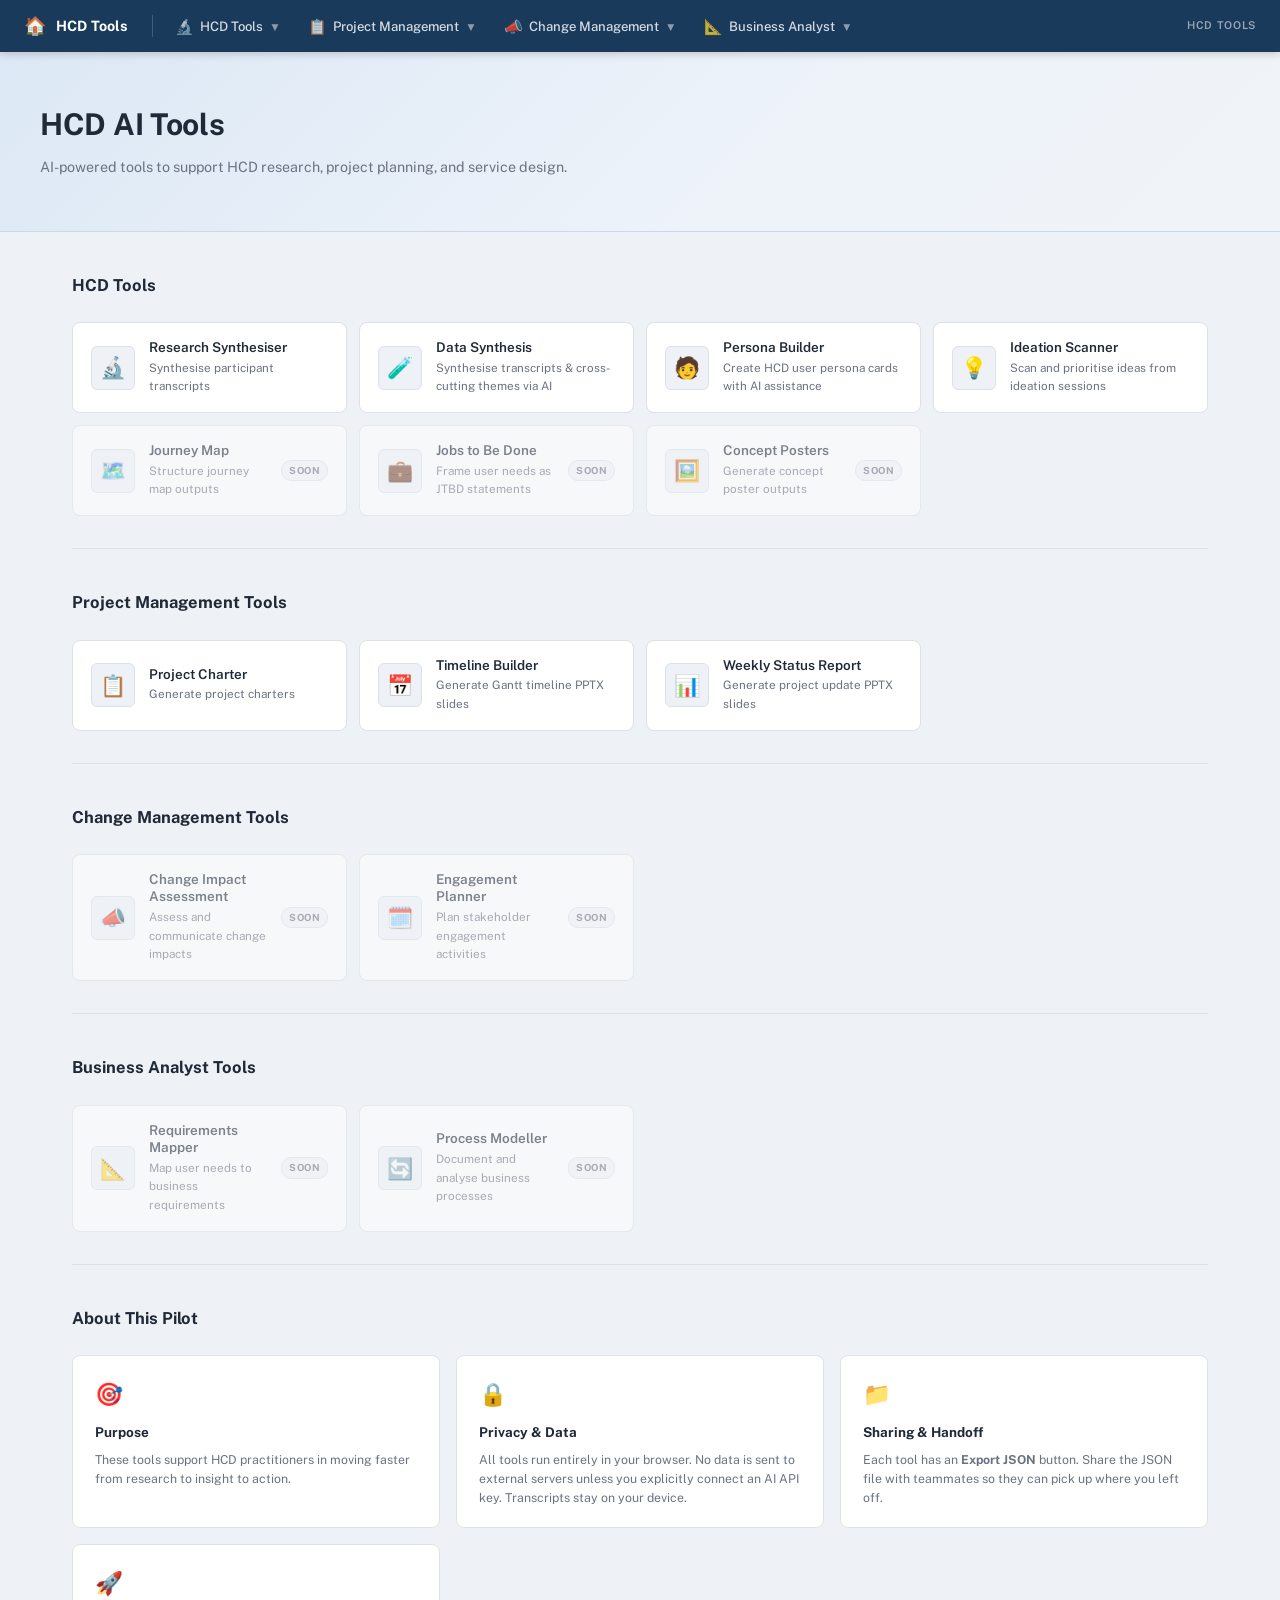
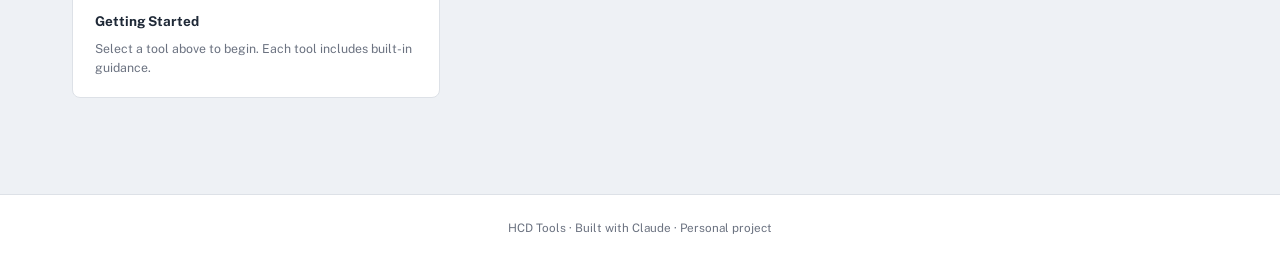
<file: index.html>
<!DOCTYPE html>
<html lang="en">
<head>
  <meta charset="UTF-8" />
  <meta name="viewport" content="width=device-width, initial-scale=1.0" />
  <title>HCD AI Tools</title>
  <link rel="preconnect" href="https://fonts.googleapis.com" />
  <link href="https://fonts.googleapis.com/css2?family=Public+Sans:ital,wght@0,300;0,400;0,500;0,600;0,700;1,400&display=swap" rel="stylesheet" />
  <link rel="stylesheet" href="shared/navbar.css" />
  <style>
    /* ============================================================
       RESET & BASE
    ============================================================ */
    *, *::before, *::after { box-sizing: border-box; margin: 0; padding: 0; }

    :root {
      --bg:           #eef1f5;
      --surface:      #ffffff;
      --border:       #dde1e7;
      --text:         #1f2937;
      --text-muted:   #6b7280;
      --navy:         #1a3a5c;
      --blue:         #4A90D9;
      --blue-light:   #EBF4FF;
      --radius:       8px;
      --shadow-sm:    0 1px 3px rgba(0,0,0,0.07);
      --shadow-md:    0 4px 14px rgba(0,0,0,0.09);
      --transition:   0.16s ease;
    }

    html { font-size: 15px; scroll-behavior: smooth; }

    body {
      font-family: 'Public Sans', -apple-system, BlinkMacSystemFont, 'Segoe UI', system-ui, sans-serif;
      background: var(--bg);
      color: var(--text);
      line-height: 1.6;
      min-height: 100vh;
    }

    /* ============================================================
       HERO BANNER  — matches SharePoint light-blue header
    ============================================================ */
    .hero {
      background: linear-gradient(135deg, #dce8f5 0%, #eef3fa 60%, #f0f4f8 100%);
      padding: 48px 40px 52px;
      border-bottom: 1px solid #c9d8ea;
    }

    .hero h1 {
      font-size: 2rem;
      font-weight: 700;
      color: var(--text);
      letter-spacing: -0.01em;
    }

    .hero p {
      margin-top: 8px;
      font-size: 0.95rem;
      color: var(--text-muted);
      max-width: 560px;
    }

    /* ============================================================
       PAGE BODY
    ============================================================ */
    .page-body {
      max-width: 1200px;
      margin: 0 auto;
      padding: 0 32px 64px;
    }

    /* ============================================================
       SECTION BLOCK
    ============================================================ */
    .section-block {
      padding: 40px 0 32px;
      border-bottom: 1px solid var(--border);
    }

    .section-block:last-child {
      border-bottom: none;
    }

    .section-title {
      font-size: 1.1rem;
      font-weight: 700;
      color: var(--text);
      margin-bottom: 24px;
    }

    /* ============================================================
       TOOL GRID  — 4-column icon+label cards like SharePoint
    ============================================================ */
    .tool-grid {
      display: grid;
      grid-template-columns: repeat(4, 1fr);
      gap: 12px;
    }

    @media (max-width: 900px) {
      .tool-grid { grid-template-columns: repeat(2, 1fr); }
    }
    @media (max-width: 540px) {
      .tool-grid { grid-template-columns: 1fr; }
      .page-body { padding: 0 16px 48px; }
      .hero { padding: 32px 20px 36px; }
    }

    .tool-card {
      display: flex;
      align-items: center;
      gap: 14px;
      padding: 16px 18px;
      background: var(--surface);
      border: 1px solid var(--border);
      border-radius: var(--radius);
      text-decoration: none;
      color: var(--text);
      transition: box-shadow var(--transition), border-color var(--transition), transform var(--transition);
      cursor: pointer;
    }

    .tool-card:hover {
      box-shadow: var(--shadow-md);
      border-color: #b0c4d8;
      transform: translateY(-1px);
    }

    .tool-card.disabled {
      opacity: 0.55;
      cursor: default;
      pointer-events: none;
    }

    .tool-card__icon {
      width: 44px;
      height: 44px;
      flex-shrink: 0;
      display: flex;
      align-items: center;
      justify-content: center;
      background: var(--bg);
      border: 1px solid var(--border);
      border-radius: 6px;
      font-size: 1.4rem;
      line-height: 1;
    }

    .tool-card__label {
      font-size: 0.9rem;
      font-weight: 600;
      color: var(--text);
      line-height: 1.3;
    }

    .tool-card__sub {
      font-size: 0.78rem;
      color: var(--text-muted);
      margin-top: 2px;
      font-weight: 400;
    }

    .tool-card__badge {
      margin-left: auto;
      flex-shrink: 0;
      font-size: 0.65rem;
      font-weight: 700;
      background: #f3f4f6;
      color: var(--text-muted);
      padding: 2px 7px;
      border-radius: 10px;
      letter-spacing: 0.04em;
      text-transform: uppercase;
      border: 1px solid var(--border);
    }

    /* ============================================================
       ABOUT / INFO STRIP
    ============================================================ */
    .info-strip {
      display: grid;
      grid-template-columns: repeat(3, 1fr);
      gap: 16px;
      margin-top: 8px;
    }

    @media (max-width: 700px) {
      .info-strip { grid-template-columns: 1fr; }
    }

    .info-card {
      background: var(--surface);
      border: 1px solid var(--border);
      border-radius: var(--radius);
      padding: 20px 22px;
    }

    .info-card__icon {
      font-size: 1.5rem;
      margin-bottom: 10px;
    }

    .info-card h3 {
      font-size: 0.9rem;
      font-weight: 700;
      margin-bottom: 6px;
      color: var(--text);
    }

    .info-card p {
      font-size: 0.82rem;
      color: var(--text-muted);
      line-height: 1.55;
    }

    /* ============================================================
       FOOTER
    ============================================================ */
    .site-footer {
      text-align: center;
      padding: 24px 16px;
      font-size: 0.78rem;
      color: var(--text-muted);
      border-top: 1px solid var(--border);
      background: var(--surface);
    }
  </style>
</head>
<body>

<!-- ============================================================
     SHARED NAVBAR
============================================================ -->
<nav class="hcd-navbar" role="navigation" aria-label="HCD Tools navigation">
  <a class="hcd-navbar__brand" href="index.html" title="HCD Tools Home">
    <span class="hcd-navbar__brand-icon">🏠</span>
    <span>HCD Tools</span>
  </a>
  <ul class="hcd-navbar__links">

    <!-- HCD Tools -->
    <li>
      <button class="nav-group-btn" type="button">
        <span class="nav-icon">🔬</span> HCD Tools <span class="nav-chevron">▼</span>
      </button>
      <div class="nav-dropdown">
        <a href="research-synthesiser/index.html" data-page="synthesiser">
          <span class="nav-icon">🔬</span> Research Synthesiser
        </a>
        <a href="data-synthesis/index.html" data-page="data-synthesis">
          <span class="nav-icon">🧪</span> Data Synthesis
        </a>
        <a href="persona-builder/index.html" data-page="persona">
          <span class="nav-icon">🧑</span> Persona Builder
        </a>
        <a href="ideation-scanner/index.html" data-page="ideation">
          <span class="nav-icon">💡</span> Ideation Scanner
        </a>
        <div class="nav-dropdown__divider"></div>
        <a class="nav-disabled" href="#" tabindex="-1" aria-disabled="true">
          <span class="nav-icon">🗺️</span> Journey Map <span class="nav-badge">Soon</span>
        </a>
        <a class="nav-disabled" href="#" tabindex="-1" aria-disabled="true">
          <span class="nav-icon">💼</span> Jobs to Be Done <span class="nav-badge">Soon</span>
        </a>
        <a class="nav-disabled" href="#" tabindex="-1" aria-disabled="true">
          <span class="nav-icon">🖼️</span> Concept Posters <span class="nav-badge">Soon</span>
        </a>
      </div>
    </li>

    <!-- Project Management -->
    <li>
      <button class="nav-group-btn" type="button">
        <span class="nav-icon">📋</span> Project Management <span class="nav-chevron">▼</span>
      </button>
      <div class="nav-dropdown">
        <a href="project-charter/index.html" data-page="charter">
          <span class="nav-icon">📋</span> Project Charter
        </a>
        <a href="timeline-builder/index.html" data-page="timeline">
          <span class="nav-icon">📅</span> Timeline Builder
        </a>
        <a href="status-report/index.html" data-page="status-report">
          <span class="nav-icon">📊</span> Status Report
        </a>
      </div>
    </li>

    <!-- Change Management -->
    <li>
      <button class="nav-group-btn" type="button">
        <span class="nav-icon">📣</span> Change Management <span class="nav-chevron">▼</span>
      </button>
      <div class="nav-dropdown">
        <a class="nav-disabled" href="#" tabindex="-1" aria-disabled="true">
          <span class="nav-icon">📣</span> Change Impact Assessment <span class="nav-badge">Soon</span>
        </a>
        <a class="nav-disabled" href="#" tabindex="-1" aria-disabled="true">
          <span class="nav-icon">🗓️</span> Engagement Planner <span class="nav-badge">Soon</span>
        </a>
      </div>
    </li>

    <!-- Business Analyst -->
    <li>
      <button class="nav-group-btn" type="button">
        <span class="nav-icon">📐</span> Business Analyst <span class="nav-chevron">▼</span>
      </button>
      <div class="nav-dropdown">
        <a class="nav-disabled" href="#" tabindex="-1" aria-disabled="true">
          <span class="nav-icon">📐</span> Requirements Mapper <span class="nav-badge">Soon</span>
        </a>
        <a class="nav-disabled" href="#" tabindex="-1" aria-disabled="true">
          <span class="nav-icon">🔄</span> Process Modeller <span class="nav-badge">Soon</span>
        </a>
      </div>
    </li>

  </ul>
  <div class="hcd-navbar__right">
    <span class="hcd-navbar__tag">HCD Tools</span>
  </div>
</nav>

<!-- ============================================================
     HERO
============================================================ -->
<div class="hero">
  <h1>HCD AI Tools</h1>
  <p>AI-powered tools to support HCD research, project planning, and service design.</p>
</div>

<!-- ============================================================
     PAGE BODY
============================================================ -->
<div class="page-body">

  <!-- ── HCD Tools ── -->
  <div class="section-block">
    <h2 class="section-title">HCD Tools</h2>
    <div class="tool-grid">

      <a class="tool-card" href="research-synthesiser/index.html">
        <div class="tool-card__icon">🔬</div>
        <div>
          <div class="tool-card__label">Research Synthesiser</div>
          <div class="tool-card__sub">Synthesise participant transcripts</div>
        </div>
      </a>

      <a class="tool-card" href="data-synthesis/index.html">
        <div class="tool-card__icon">🧪</div>
        <div>
          <div class="tool-card__label">Data Synthesis</div>
          <div class="tool-card__sub">Synthesise transcripts &amp; cross-cutting themes via AI</div>
        </div>
      </a>

      <a class="tool-card" href="persona-builder/index.html">
        <div class="tool-card__icon">🧑</div>
        <div>
          <div class="tool-card__label">Persona Builder</div>
          <div class="tool-card__sub">Create HCD user persona cards with AI assistance</div>
        </div>
      </a>

      <a class="tool-card" href="ideation-scanner/index.html">
        <div class="tool-card__icon">💡</div>
        <div>
          <div class="tool-card__label">Ideation Scanner</div>
          <div class="tool-card__sub">Scan and prioritise ideas from ideation sessions</div>
        </div>
      </a>

      <a class="tool-card disabled" href="#" tabindex="-1" aria-disabled="true">
        <div class="tool-card__icon">🗺️</div>
        <div>
          <div class="tool-card__label">Journey Map</div>
          <div class="tool-card__sub">Structure journey map outputs</div>
        </div>
        <span class="tool-card__badge">Soon</span>
      </a>

      <a class="tool-card disabled" href="#" tabindex="-1" aria-disabled="true">
        <div class="tool-card__icon">💼</div>
        <div>
          <div class="tool-card__label">Jobs to Be Done</div>
          <div class="tool-card__sub">Frame user needs as JTBD statements</div>
        </div>
        <span class="tool-card__badge">Soon</span>
      </a>

      <a class="tool-card disabled" href="#" tabindex="-1" aria-disabled="true">
        <div class="tool-card__icon">🖼️</div>
        <div>
          <div class="tool-card__label">Concept Posters</div>
          <div class="tool-card__sub">Generate concept poster outputs</div>
        </div>
        <span class="tool-card__badge">Soon</span>
      </a>

    </div>
  </div>

  <!-- ── Project Management Tools ── -->
  <div class="section-block">
    <h2 class="section-title">Project Management Tools</h2>
    <div class="tool-grid">

      <a class="tool-card" href="project-charter/index.html">
        <div class="tool-card__icon">📋</div>
        <div>
          <div class="tool-card__label">Project Charter</div>
          <div class="tool-card__sub">Generate project charters</div>
        </div>
      </a>

      <a class="tool-card" href="timeline-builder/index.html">
        <div class="tool-card__icon">📅</div>
        <div>
          <div class="tool-card__label">Timeline Builder</div>
          <div class="tool-card__sub">Generate Gantt timeline PPTX slides</div>
        </div>
      </a>

      <a class="tool-card" href="status-report/index.html">
        <div class="tool-card__icon">📊</div>
        <div>
          <div class="tool-card__label">Weekly Status Report</div>
          <div class="tool-card__sub">Generate project update PPTX slides</div>
        </div>
      </a>

    </div>
  </div>

  <!-- ── Change Management Tools ── -->
  <div class="section-block">
    <h2 class="section-title">Change Management Tools</h2>
    <div class="tool-grid">

      <a class="tool-card disabled" href="#" tabindex="-1" aria-disabled="true">
        <div class="tool-card__icon">📣</div>
        <div>
          <div class="tool-card__label">Change Impact Assessment</div>
          <div class="tool-card__sub">Assess and communicate change impacts</div>
        </div>
        <span class="tool-card__badge">Soon</span>
      </a>

      <a class="tool-card disabled" href="#" tabindex="-1" aria-disabled="true">
        <div class="tool-card__icon">🗓️</div>
        <div>
          <div class="tool-card__label">Engagement Planner</div>
          <div class="tool-card__sub">Plan stakeholder engagement activities</div>
        </div>
        <span class="tool-card__badge">Soon</span>
      </a>

    </div>
  </div>

  <!-- ── Business Analyst Tools ── -->
  <div class="section-block">
    <h2 class="section-title">Business Analyst Tools</h2>
    <div class="tool-grid">

      <a class="tool-card disabled" href="#" tabindex="-1" aria-disabled="true">
        <div class="tool-card__icon">📐</div>
        <div>
          <div class="tool-card__label">Requirements Mapper</div>
          <div class="tool-card__sub">Map user needs to business requirements</div>
        </div>
        <span class="tool-card__badge">Soon</span>
      </a>

      <a class="tool-card disabled" href="#" tabindex="-1" aria-disabled="true">
        <div class="tool-card__icon">🔄</div>
        <div>
          <div class="tool-card__label">Process Modeller</div>
          <div class="tool-card__sub">Document and analyse business processes</div>
        </div>
        <span class="tool-card__badge">Soon</span>
      </a>

    </div>
  </div>

  <!-- ── About ── -->
  <div class="section-block">
    <h2 class="section-title">About This Pilot</h2>
    <div class="info-strip">

      <div class="info-card">
        <div class="info-card__icon">🎯</div>
        <h3>Purpose</h3>
        <p>These tools support HCD practitioners in moving faster from research to insight to action.</p>
      </div>

      <div class="info-card">
        <div class="info-card__icon">🔒</div>
        <h3>Privacy &amp; Data</h3>
        <p>All tools run entirely in your browser. No data is sent to external servers unless you explicitly connect an AI API key. Transcripts stay on your device.</p>
      </div>

      <div class="info-card">
        <div class="info-card__icon">📁</div>
        <h3>Sharing &amp; Handoff</h3>
        <p>Each tool has an <strong>Export JSON</strong> button. Share the JSON file with teammates so they can pick up where you left off.</p>
      </div>

      <div class="info-card">
        <div class="info-card__icon">🚀</div>
        <h3>Getting Started</h3>
        <p>Select a tool above to begin. Each tool includes built-in guidance.</p>
      </div>

    </div>
  </div>

</div><!-- /page-body -->

<!-- ============================================================
     FOOTER
============================================================ -->
<footer class="site-footer">
  HCD Tools · Built with Claude · Personal project
</footer>

</body>
</html>
</file>
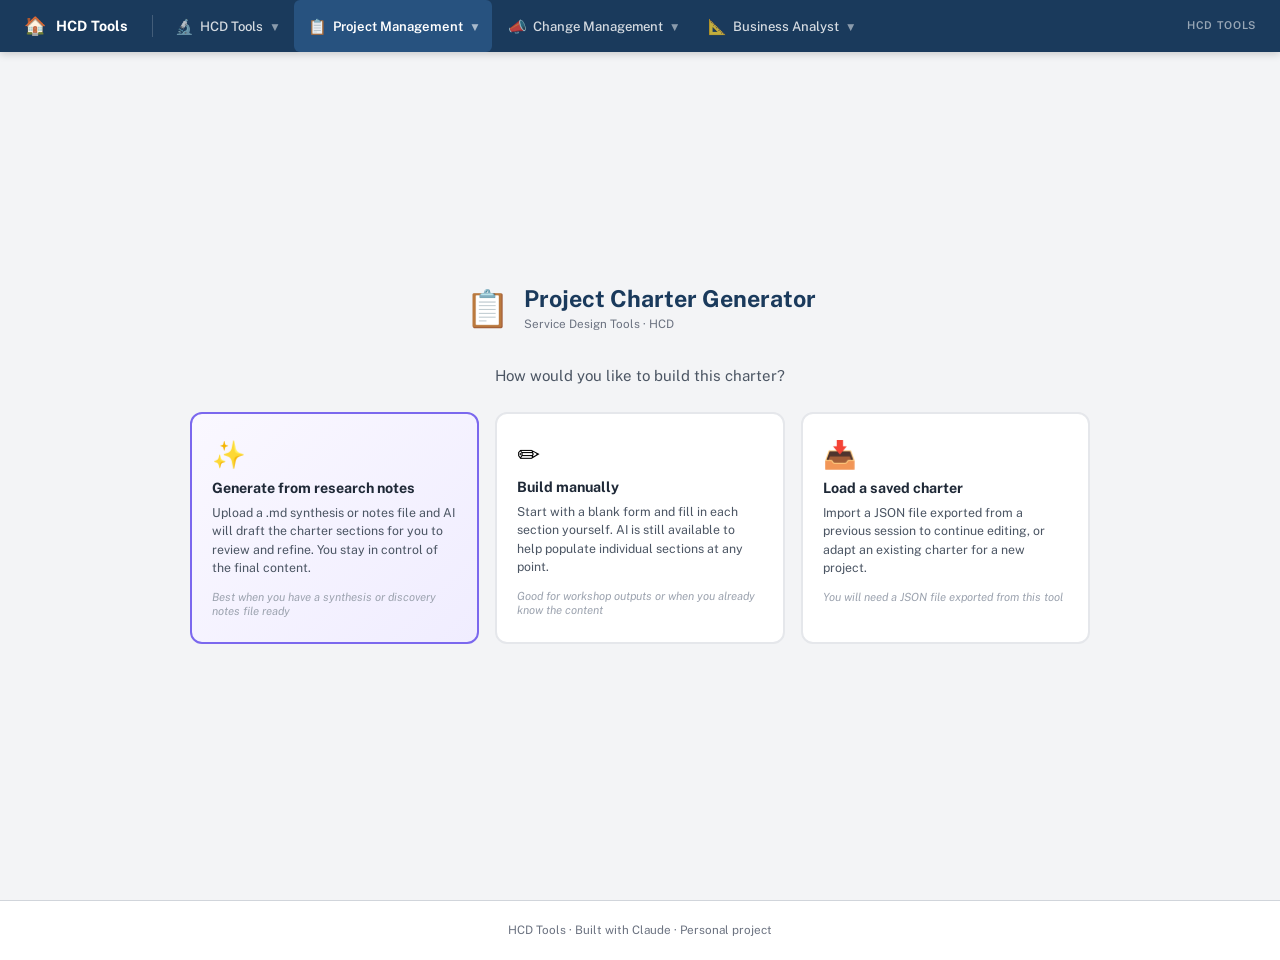
<file: project-charter/index.html>
<!DOCTYPE html>
<html lang="en">
<head>
  <meta charset="UTF-8" />
  <meta name="viewport" content="width=device-width, initial-scale=1.0" />
  <title>HCD Project Charter Generator</title>
  <link rel="preconnect" href="https://fonts.googleapis.com" />
  <link href="https://fonts.googleapis.com/css2?family=Public+Sans:ital,wght@0,300;0,400;0,500;0,600;0,700;1,400&display=swap" rel="stylesheet" />
  <link rel="stylesheet" href="../shared/navbar.css" />
  <link rel="stylesheet" href="css/styles.css" />
</head>
<body>

<!-- ============================================================
     SHARED NAVBAR
============================================================ -->
<nav class="hcd-navbar" role="navigation" aria-label="HCD Tools navigation">
  <a class="hcd-navbar__brand" href="../index.html" title="HCD Tools Home">
    <span class="hcd-navbar__brand-icon">🏠</span>
    <span>HCD Tools</span>
  </a>
  <ul class="hcd-navbar__links">

    <!-- HCD Tools -->
    <li>
      <button class="nav-group-btn" type="button">
        <span class="nav-icon">🔬</span> HCD Tools <span class="nav-chevron">▼</span>
      </button>
      <div class="nav-dropdown">
        <a href="../research-synthesiser/index.html" data-page="synthesiser">
          <span class="nav-icon">🔬</span> Research Synthesiser
        </a>
        <a href="../data-synthesis/index.html" data-page="data-synthesis">
          <span class="nav-icon">🧪</span> Data Synthesis
        </a>
        <a href="../persona-builder/index.html" data-page="persona">
          <span class="nav-icon">🧑</span> Persona Builder
        </a>
        <a href="../ideation-scanner/index.html" data-page="ideation">
          <span class="nav-icon">💡</span> Ideation Scanner
        </a>
        <div class="nav-dropdown__divider"></div>
        <a class="nav-disabled" href="#" tabindex="-1" aria-disabled="true">
          <span class="nav-icon">🗺️</span> Journey Map <span class="nav-badge">Soon</span>
        </a>
        <a class="nav-disabled" href="#" tabindex="-1" aria-disabled="true">
          <span class="nav-icon">💼</span> Jobs to Be Done <span class="nav-badge">Soon</span>
        </a>
        <a class="nav-disabled" href="#" tabindex="-1" aria-disabled="true">
          <span class="nav-icon">🖼️</span> Concept Posters <span class="nav-badge">Soon</span>
        </a>
      </div>
    </li>

    <!-- Project Management -->
    <li>
      <button class="nav-group-btn active" type="button">
        <span class="nav-icon">📋</span> Project Management <span class="nav-chevron">▼</span>
      </button>
      <div class="nav-dropdown">
        <a href="../project-charter/index.html" class="active" data-page="charter">
          <span class="nav-icon">📋</span> Project Charter
        </a>
        <a href="../timeline-builder/index.html" data-page="timeline">
          <span class="nav-icon">📅</span> Timeline Builder
        </a>
        <a href="../status-report/index.html" data-page="status-report">
          <span class="nav-icon">📊</span> Status Report
        </a>
      </div>
    </li>

    <!-- Change Management -->
    <li>
      <button class="nav-group-btn" type="button">
        <span class="nav-icon">📣</span> Change Management <span class="nav-chevron">▼</span>
      </button>
      <div class="nav-dropdown">
        <a class="nav-disabled" href="#" tabindex="-1" aria-disabled="true">
          <span class="nav-icon">📣</span> Change Impact Assessment <span class="nav-badge">Soon</span>
        </a>
        <a class="nav-disabled" href="#" tabindex="-1" aria-disabled="true">
          <span class="nav-icon">🗓️</span> Engagement Planner <span class="nav-badge">Soon</span>
        </a>
      </div>
    </li>

    <!-- Business Analyst -->
    <li>
      <button class="nav-group-btn" type="button">
        <span class="nav-icon">📐</span> Business Analyst <span class="nav-chevron">▼</span>
      </button>
      <div class="nav-dropdown">
        <a class="nav-disabled" href="#" tabindex="-1" aria-disabled="true">
          <span class="nav-icon">📐</span> Requirements Mapper <span class="nav-badge">Soon</span>
        </a>
        <a class="nav-disabled" href="#" tabindex="-1" aria-disabled="true">
          <span class="nav-icon">🔄</span> Process Modeller <span class="nav-badge">Soon</span>
        </a>
      </div>
    </li>

  </ul>
  <div class="hcd-navbar__right">
    <span class="hcd-navbar__tag">HCD Tools</span>
  </div>
</nav>

<!-- ============================================================
     TOAST CONTAINER
============================================================ -->
<div id="toast-container"></div>

<!-- ============================================================
     CONFIRM MODAL
============================================================ -->
<div id="modal-overlay">
  <div class="modal">
    <h3 id="modal-title">Confirm</h3>
    <p id="modal-message">Are you sure?</p>
    <div class="modal-actions">
      <button class="toolbar-btn" id="modal-cancel">Cancel</button>
      <button class="toolbar-btn danger" id="modal-confirm">Confirm</button>
    </div>
  </div>
</div>

<!-- ============================================================
     AI FIELD SELECTOR DIALOG
============================================================ -->
<div id="ai-dialog">
  <div class="ai-dialog-box">
    <h3>Generate with AI ✨</h3>
    <p id="ai-md-info" class="ai-md-info"></p>
    <p class="ai-dialog-hint">Select which charter sections the AI should populate from your research notes:</p>
    <div id="ai-field-list" class="ai-field-list"></div>
    <div class="ai-dialog-actions">
      <button class="toolbar-btn" id="ai-dialog-cancel">Cancel</button>
      <button class="toolbar-btn primary" id="ai-dialog-run">Generate selected sections</button>
    </div>
  </div>
</div>

<!-- ============================================================
     WELCOME SCREEN
============================================================ -->
<div id="welcome-screen">

  <!-- Hidden file inputs triggered by welcome card actions -->
  <input type="file" id="welcome-md-input" accept=".md,.txt" style="display:none"
    onchange="welcomeMdSelected(this.files[0]); this.value=''" />
  <input type="file" id="welcome-json-input" accept=".json" style="display:none"
    onchange="welcomeJsonSelected(this.files[0]); this.value=''" />

  <div class="welcome-inner">

    <div class="welcome-brand">
      <span class="welcome-brand-icon">📋</span>
      <div class="welcome-brand-text">
        <h2>Project Charter Generator</h2>
        <p>Service Design Tools · HCD</p>
      </div>
    </div>

    <p class="welcome-prompt">How would you like to build this charter?</p>

    <div class="welcome-cards">

      <button class="welcome-card welcome-card--ai" onclick="welcomeChooseAi()">
        <span class="welcome-card-icon">✨</span>
        <span class="welcome-card-title">Generate from research notes</span>
        <span class="welcome-card-desc">Upload a .md synthesis or notes file and AI will draft the charter sections for you to review and refine. You stay in control of the final content.</span>
        <span class="welcome-card-hint">Best when you have a synthesis or discovery notes file ready</span>
      </button>

      <button class="welcome-card" onclick="welcomeChooseManual()">
        <span class="welcome-card-icon">✏️</span>
        <span class="welcome-card-title">Build manually</span>
        <span class="welcome-card-desc">Start with a blank form and fill in each section yourself. AI is still available to help populate individual sections at any point.</span>
        <span class="welcome-card-hint">Good for workshop outputs or when you already know the content</span>
      </button>

      <button class="welcome-card" onclick="welcomeChooseLoad()">
        <span class="welcome-card-icon">📥</span>
        <span class="welcome-card-title">Load a saved charter</span>
        <span class="welcome-card-desc">Import a JSON file exported from a previous session to continue editing, or adapt an existing charter for a new project.</span>
        <span class="welcome-card-hint">You will need a JSON file exported from this tool</span>
      </button>

    </div>

    <div class="welcome-secondary">
      <span class="welcome-sep" id="welcome-sep" style="display:none"></span>
      <button class="welcome-continue" id="welcome-continue-btn" style="display:none" onclick="welcomeContinue()">
        Continue editing <span id="welcome-continue-name"></span> →
      </button>
    </div>

  </div>
</div>

<!-- ============================================================
     DE-IDENTIFICATION SCREEN
============================================================ -->
<div id="deid-screen" style="display:none">
  <div class="deid-inner">

    <div class="deid-header">
      <button class="toolbar-btn" onclick="backToWelcome()">Back</button>
      <div class="deid-title">
        <h2>🔒 Remove personal information</h2>
        <p>Replace names or other identifying details before your notes are sent to AI. All replacements happen in your browser — nothing is stored or sent until you click Apply.</p>
      </div>
    </div>

    <div class="deid-body">

      <!-- Left: editable text -->
      <div class="deid-preview-panel">
        <div class="deid-panel-label">Research notes — edit directly or use find and replace</div>
        <textarea id="deid-editor" class="deid-editor" spellcheck="false"
          oninput="onDeIdEditorInput(this.value)"
          placeholder="Your research notes will appear here…"></textarea>
      </div>

      <!-- Right: rules -->
      <div class="deid-rules-panel">
        <div class="deid-panel-label">Find and replace</div>
        <p class="deid-rules-hint">Add terms to find and what to replace them with. Matching is case-insensitive and whole-word.</p>

        <div id="deid-rules-list" class="deid-rules-list"></div>

        <button class="toolbar-btn" onclick="addDeIdRow()" style="margin-top:8px;">+ Add row</button>

        <div class="deid-privacy-note">
          <span class="deid-privacy-icon">🔒</span>
          <span>Replacements happen in your browser only. The cleaned text is what gets sent to AI — your original file is never uploaded.</span>
        </div>

        <label class="deid-consent-label">
          <input type="checkbox" id="deid-consent-checkbox" onchange="onDeIdConsentChange()" />
          <span>I confirm I have removed all personal information from the text above before sending to AI.</span>
        </label>

        <div class="deid-actions">
          <button class="toolbar-btn" onclick="skipDeId()">Skip - notes are already clean</button>
          <button class="toolbar-btn primary" id="btn-deid-apply" onclick="applyDeIdAndContinue()" disabled>Apply and Continue</button>
        </div>
      </div>

    </div>
  </div>
</div>

<!-- ============================================================
     APP SHELL
============================================================ -->
<div id="app" style="display:none">

  <!-- HEADER -->
  <header id="app-header">
    <div class="brand">
      <div class="brand-icon">📋</div>
      <div class="brand-text">
        <h1>Project Charter Generator</h1>
        <p>Service Design Tools · HCD</p>
      </div>
    </div>
    <div class="header-actions">
      <span id="save-indicator">
        <span id="save-dot">●</span>
        <span id="save-text">All changes saved</span>
      </span>
      <button class="toolbar-btn" onclick="openSharePointModal()" title="How to save and share your work with the team" style="font-size:0.8rem;padding:4px 10px;">
        ℹ️ How to save
      </button>
    </div>
  </header>

  <!-- TOOLBAR -->
  <div id="toolbar">
    <div id="progress-container">
      <div id="progress-label">
        <span>Charter completion</span>
        <span id="progress-pct">0%</span>
      </div>
      <div id="progress-bar-track">
        <div id="progress-bar-fill"></div>
      </div>
    </div>

    <button class="toolbar-btn" onclick="importJSON()" title="Restore from a previously exported JSON file">
      📂 Import
    </button>
    <button class="toolbar-btn" onclick="exportJSON()" title="Save all form data as JSON backup">
      💾 Export JSON
    </button>
    <button class="toolbar-btn danger" onclick="confirmClear()">
      🗑️ Clear All
    </button>
    <button class="toolbar-btn success" onclick="exportPPTX()">
      📊 Export PPTX
    </button>
    <button class="toolbar-btn primary" onclick="exportPDF()">
      🖨️ Print / PDF
    </button>

    <!-- AI controls -->
    <span class="toolbar-divider"></span>
    <span id="md-file-indicator" class="md-indicator"></span>
    <label class="toolbar-btn" title="Import research notes (.md or .txt file)">
      📄 Import notes
      <input type="file" accept=".md,.txt" style="display:none"
        onchange="importMarkdownForCharter(this.files[0]); this.value=''" />
    </label>
    <button class="toolbar-btn" id="btn-ai-setup-toggle" onclick="toggleAiSetup()" title="Configure AI gateway settings">
      ⚙️ AI Setup
    </button>
    <button class="toolbar-btn primary" id="btn-ai-generate" onclick="openAiDialog()" title="Use AI to fill charter sections from imported research notes">
      ✨ AI Generate
    </button>
  </div>

  <!-- AI SETUP PANEL (collapsible, below toolbar) -->
  <div id="ai-setup-panel">
    <div class="ai-setup-inner">

      <div class="ai-setup-group">
        <label class="ai-setup-label">API Endpoint URL</label>
        <input type="url" id="ai-endpoint" class="field-input ai-setup-input"
          placeholder="https://api.anthropic.com"
          oninput="saveApiCredentials(this.value, undefined, undefined)" />
        <span class="ai-setup-hint">Claude API Gateway URL (without trailing slash)</span>
      </div>

      <div class="ai-setup-group">
        <label class="ai-setup-label">API Key</label>
        <input type="password" id="ai-key" class="field-input ai-setup-input"
          placeholder="sk-…"
          oninput="saveApiCredentials(undefined, this.value, undefined)" />
      </div>

      <div class="ai-setup-group">
        <label class="ai-setup-label">Model</label>
        <div class="ai-setup-model-row">
          <input type="text" id="ai-model-input" class="field-input ai-setup-input"
            placeholder="claude-sonnet-4-6"
            oninput="saveApiCredentials(undefined, undefined, this.value)" />
          <button class="toolbar-btn" onclick="testAndLoadModels()" id="btn-test-conn">
            Test Connection
          </button>
        </div>
        <div id="model-list" class="model-list"></div>
        <div id="conn-status" class="conn-status"></div>
      </div>

    </div>
  </div>

  <!-- FORM CONTAINER — sections injected by JS -->
  <main id="form-container">
    <!-- Sections 1–10 will be rendered here by JavaScript -->
    <div id="sections-placeholder" style="padding:40px;text-align:center;color:var(--grey-400);">
      <p style="font-size:1.1rem;">⏳ Loading form sections…</p>
    </div>
  </main>

  <!-- PREVIEW PANEL -->
  <aside id="preview-panel">
    <div id="preview-header">
      <h3>📄 Live Preview</h3>
      <span class="badge badge-blue">Updates as you type</span>
    </div>
    <div id="preview-content">
      <div class="charter-preview" id="charter-preview">
        <!-- Rendered by renderPreview() -->
        <div class="cp-header">
          <h2 class="cp-placeholder">Project name will appear here…</h2>
          <p class="cp-placeholder">Version · Status · Author · Date</p>
        </div>
        <div class="cp-sponsors">
          <div><strong>Project Sponsor:</strong> <span class="cp-placeholder">—</span></div>
          <div><strong>Executive Sponsors:</strong> <span class="cp-placeholder">—</span></div>
        </div>
        <div class="cp-team cp-placeholder">Team members will appear here…</div>
        <div class="cp-section">
          <div class="cp-section-title">Problem Statement</div>
          <div class="cp-section-body cp-placeholder">HMW question will appear here…</div>
        </div>
        <div class="cp-section">
          <div class="cp-section-title">Strategic Objective</div>
          <div class="cp-section-body cp-placeholder">Strategic objective will appear here…</div>
        </div>
        <div class="cp-section">
          <div class="cp-grid">
            <div>
              <div class="cp-section-title" style="margin:-8px -14px 8px;">Success Measures</div>
              <span class="cp-placeholder">Measures will appear here…</span>
            </div>
            <div>
              <div class="cp-section-title" style="margin:-8px -14px 8px;">Scope</div>
              <span class="cp-placeholder">Scope will appear here…</span>
            </div>
          </div>
        </div>
        <div class="cp-section">
          <div class="cp-section-title">Dependencies &amp; Stakeholders</div>
          <div class="cp-section-body cp-placeholder">Dependencies will appear here…</div>
        </div>
      </div>
    </div>
  </aside>

</div><!-- /#app -->

<!-- Hidden file input for JSON import -->
<input type="file" id="json-file-input" accept=".json" class="hidden" onchange="handleJSONImport(event)" />

<!-- PptxGenJS — vendored locally so the tool works offline -->
<script src="lib/pptxgen.bundle.js"></script>

<!-- App scripts (load order matters) -->
<script src="js/state.js"></script>
<script src="js/api.js"></script>
<script src="js/prompts.js"></script>
<script src="js/deidentify.js"></script>
<script src="js/ui.js"></script>
<script src="js/storage.js"></script>
<script src="js/copy-prompt.js"></script>
<script src="js/fields.js"></script>
<script src="js/section-builders.js"></script>
<script src="js/gap-warnings.js"></script>
<script src="js/sections.js"></script>
<script src="js/export-pptx.js"></script>
<script src="js/export-pdf.js"></script>
<script src="js/app.js"></script>

<footer class="site-footer">
  HCD Tools · Built with Claude · Personal project
</footer>

</body>
</html>
</file>
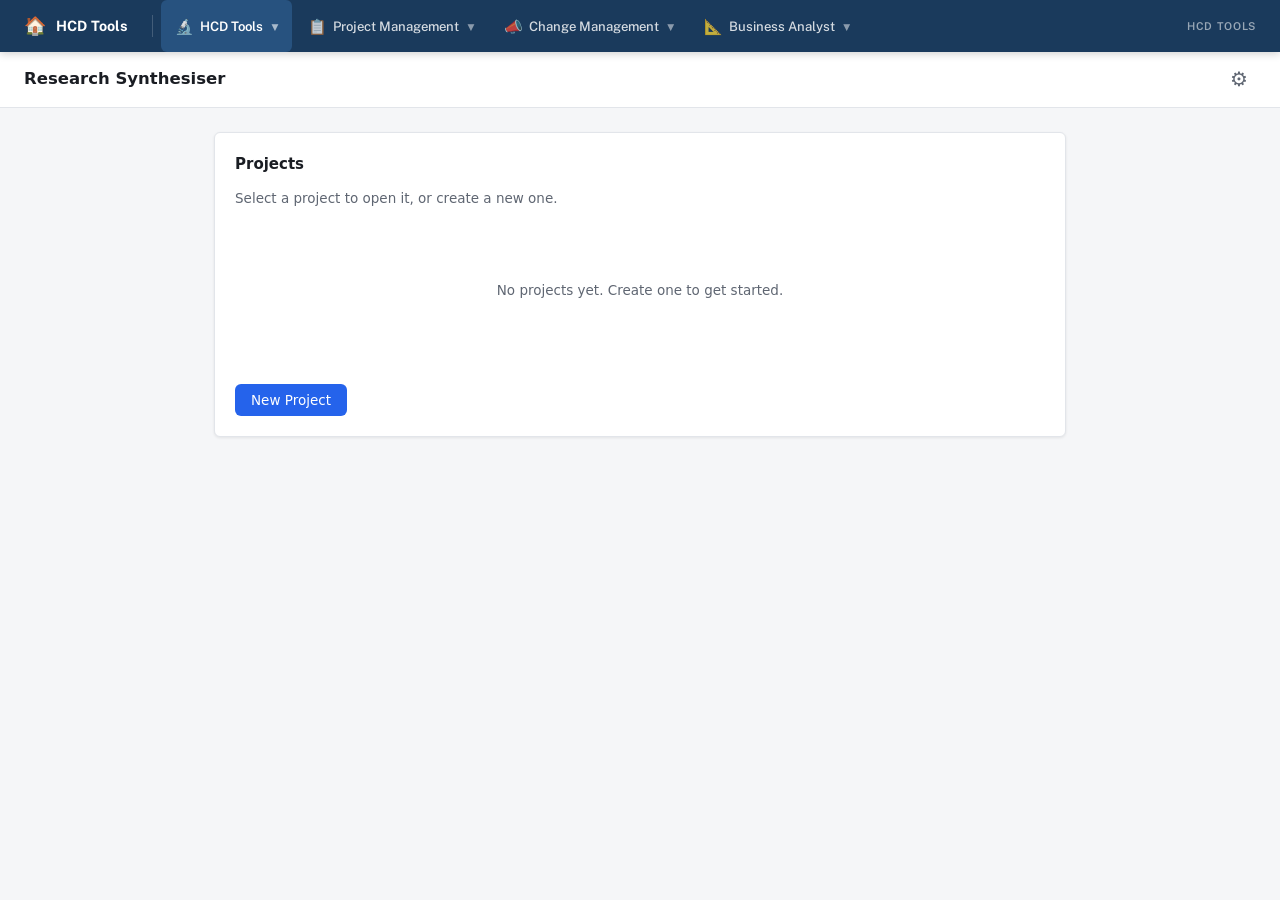
<file: research-synthesiser/index.html>
<!DOCTYPE html>
<html lang="en">
<head>
  <meta charset="UTF-8">
  <meta name="viewport" content="width=device-width, initial-scale=1.0">
  <title>Research Synthesiser — HCD Tools</title>
  <link rel="preconnect" href="https://fonts.googleapis.com">
  <link href="https://fonts.googleapis.com/css2?family=Public+Sans:ital,wght@0,300;0,400;0,500;0,600;0,700;1,400&display=swap" rel="stylesheet">
  <link rel="stylesheet" href="css/styles.css">
</head>
<body>

<!-- ============================================================
     SHARED NAVBAR
============================================================ -->
<nav class="hcd-navbar" role="navigation" aria-label="HCD Tools navigation">
  <a class="hcd-navbar__brand" href="../index.html" title="HCD Tools Home">
    <span class="hcd-navbar__brand-icon">🏠</span>
    <span>HCD Tools</span>
  </a>
  <ul class="hcd-navbar__links">

    <!-- HCD Tools -->
    <li>
      <button class="nav-group-btn active" type="button">
        <span class="nav-icon">🔬</span> HCD Tools <span class="nav-chevron">▼</span>
      </button>
      <div class="nav-dropdown">
        <a href="../research-synthesiser/index.html" class="active" data-page="synthesiser">
          <span class="nav-icon">🔬</span> Research Synthesiser
        </a>
        <a href="../data-synthesis/index.html" data-page="data-synthesis">
          <span class="nav-icon">🧪</span> Data Synthesis
        </a>
        <a href="../persona-builder/index.html" data-page="persona">
          <span class="nav-icon">🧑</span> Persona Builder
        </a>
        <a href="../ideation-scanner/index.html" data-page="ideation">
          <span class="nav-icon">💡</span> Ideation Scanner
        </a>
        <div class="nav-dropdown__divider"></div>
        <a class="nav-disabled" href="#" tabindex="-1" aria-disabled="true">
          <span class="nav-icon">🗺️</span> Journey Map <span class="nav-badge">Soon</span>
        </a>
        <a class="nav-disabled" href="#" tabindex="-1" aria-disabled="true">
          <span class="nav-icon">💼</span> Jobs to Be Done <span class="nav-badge">Soon</span>
        </a>
        <a class="nav-disabled" href="#" tabindex="-1" aria-disabled="true">
          <span class="nav-icon">🖼️</span> Concept Posters <span class="nav-badge">Soon</span>
        </a>
      </div>
    </li>

    <!-- Project Management -->
    <li>
      <button class="nav-group-btn" type="button">
        <span class="nav-icon">📋</span> Project Management <span class="nav-chevron">▼</span>
      </button>
      <div class="nav-dropdown">
        <a href="../project-charter/index.html" data-page="charter">
          <span class="nav-icon">📋</span> Project Charter
        </a>
        <a href="../timeline-builder/index.html" data-page="timeline">
          <span class="nav-icon">📅</span> Timeline Builder
        </a>
        <a href="../status-report/index.html" data-page="status-report">
          <span class="nav-icon">📊</span> Status Report
        </a>
      </div>
    </li>

    <!-- Change Management -->
    <li>
      <button class="nav-group-btn" type="button">
        <span class="nav-icon">📣</span> Change Management <span class="nav-chevron">▼</span>
      </button>
      <div class="nav-dropdown">
        <a class="nav-disabled" href="#" tabindex="-1" aria-disabled="true">
          <span class="nav-icon">📣</span> Change Impact Assessment <span class="nav-badge">Soon</span>
        </a>
        <a class="nav-disabled" href="#" tabindex="-1" aria-disabled="true">
          <span class="nav-icon">🗓️</span> Engagement Planner <span class="nav-badge">Soon</span>
        </a>
      </div>
    </li>

    <!-- Business Analyst -->
    <li>
      <button class="nav-group-btn" type="button">
        <span class="nav-icon">📐</span> Business Analyst <span class="nav-chevron">▼</span>
      </button>
      <div class="nav-dropdown">
        <a class="nav-disabled" href="#" tabindex="-1" aria-disabled="true">
          <span class="nav-icon">📐</span> Requirements Mapper <span class="nav-badge">Soon</span>
        </a>
        <a class="nav-disabled" href="#" tabindex="-1" aria-disabled="true">
          <span class="nav-icon">🔄</span> Process Modeller <span class="nav-badge">Soon</span>
        </a>
      </div>
    </li>

  </ul>
  <div class="hcd-navbar__right">
    <span class="hcd-navbar__tag">HCD Tools</span>
  </div>
</nav>

  <header class="app-header">
    <button id="btn-back-projects" class="btn-back hidden" title="Back to projects">&larr;</button>
    <h1>Research Synthesiser</h1>
    <span id="project-indicator" class="project-indicator"></span>
    <button id="btn-settings" class="btn-settings" title="Settings">&#9881;</button>
  </header>

  <!-- Project workspace tab bar (hidden on projects list view) -->
  <nav id="workspace-nav" class="tab-bar hidden">
    <button class="tab-btn active" data-tab="project">Project Info</button>
    <button class="tab-btn" data-tab="participants">Participants</button>
    <button class="tab-btn" data-tab="themes">Themes</button>
    <button class="tab-btn" data-tab="export">Export</button>
    <button class="tab-btn" data-tab="settings">Settings</button>
  </nav>

  <main class="tab-content">

    <!-- ==================== PROJECTS LIST VIEW ==================== -->
    <section id="view-projects" class="view-panel active">
      <div class="card">
        <h2>Projects</h2>
        <p>Select a project to open it, or create a new one.</p>
        <div id="projects-list"></div>
        <div id="projects-empty" class="placeholder-msg">
          <p>No projects yet. Create one to get started.</p>
        </div>
        <div class="mt-12">
          <button class="btn btn-primary" id="btn-new-project">New Project</button>
        </div>
        <div id="new-project-form" class="hidden mt-12">
          <div class="form-group">
            <label for="new-project-name">Project Name</label>
            <input type="text" id="new-project-name" placeholder="e.g. Parent Portal Usability Study">
          </div>
          <div class="btn-row">
            <button class="btn btn-primary" id="btn-create-project">Create</button>
            <button class="btn btn-secondary" id="btn-cancel-project">Cancel</button>
          </div>
        </div>
        <div id="project-status"></div>
      </div>
    </section>

    <!-- ==================== PROJECT WORKSPACE ==================== -->

    <!-- Project Info Tab -->
    <section id="tab-project" class="tab-panel">

      <!-- Background -->
      <div class="card">
        <h2>Project Background</h2>
        <p>Describe the study so the synthesiser has context. This is used in every synthesis prompt to help the model understand the domain, research goals, and how to interpret participant responses.</p>
        <div class="form-group">
          <label for="fw-background">Background &amp; Methodology</label>
          <textarea id="fw-background" rows="4" placeholder="What is this study about? What methodology are you using?"></textarea>
        </div>
        <button class="btn btn-primary" id="btn-save-framework">Save</button>
        <div id="framework-status"></div>

        <button class="btn-text" id="btn-open-bg-helper" type="button">Need help writing this?</button>

        <!-- AI Background Helper -->
        <div id="bg-helper-panel" class="bg-helper hidden">
          <div class="bg-helper-header">
            <h3>Background Generator</h3>
            <button class="btn-icon" id="btn-close-bg-helper" type="button">&times;</button>
          </div>
          <p class="hint">Choose a method to generate a project background. The result will be a preview you can edit before using.</p>

          <!-- Path selector -->
          <div id="bg-path-selector" class="bg-path-selector">
            <button class="bg-path-btn active" data-bg-path="questions" type="button">
              <span class="bg-path-icon">&#9998;</span>
              <span class="bg-path-label">Answer a few questions</span>
              <span class="bg-path-desc">Best when starting from scratch</span>
            </button>
            <button class="bg-path-btn" data-bg-path="document" type="button">
              <span class="bg-path-icon">&#128196;</span>
              <span class="bg-path-label">Upload an existing document</span>
              <span class="bg-path-desc">Research plan, brief, or slide deck</span>
            </button>
          </div>

          <!-- Path A: Questionnaire -->
          <div id="bg-path-questions" class="bg-path-panel">
            <div class="form-group">
              <label for="bg-q-project">What is this project about?</label>
              <span class="hint">A brief description of the initiative, service, or product being researched. This helps the synthesiser understand the domain and interpret participant language correctly.</span>
              <input type="text" id="bg-q-project" placeholder="e.g. Redesigning the onboarding experience for a public-facing service to improve access and reduce drop-off">
            </div>
            <div class="form-group">
              <label for="bg-q-goal">What are you trying to learn?</label>
              <span class="hint">The main objective of this research. Are you exploring a problem space, evaluating a design, testing a hypothesis? This shapes the depth and focus of the synthesis.</span>
              <input type="text" id="bg-q-goal" placeholder="e.g. Understand how parents currently access school information and identify pain points with existing digital channels">
            </div>
            <div class="form-group">
              <label for="bg-q-method">How are you conducting this research?</label>
              <span class="hint">The method and format of your sessions. This helps the synthesiser interpret transcript structure and distinguish between facilitator probes and participant responses.</span>
              <input type="text" id="bg-q-method" placeholder="e.g. Semi-structured interviews, 45 minutes each, conducted via Teams">
            </div>
            <div class="form-group">
              <label for="bg-q-participants">Who are you speaking to?</label>
              <span class="hint">A brief description of your participant cohort. Understanding who participants are helps contextualise their perspectives and language.</span>
              <input type="text" id="bg-q-participants" placeholder="e.g. Adults aged 30–55 who use the service regularly, across urban and regional areas">
            </div>
            <div class="form-group">
              <label for="bg-q-domain">Is there anything specific the synthesiser should know?</label>
              <span class="hint">Jargon, acronyms, internal tool names, or domain context that a general-purpose model wouldn't know. This is often the most valuable field.</span>
              <textarea id="bg-q-domain" rows="3" placeholder="e.g. Participants may refer to 'the app' — this is the existing SchoolBytes parent app. 'SRE' means Special Religious Education."></textarea>
            </div>
            <div class="btn-row">
              <button class="btn btn-primary" id="btn-bg-generate" type="button">Generate Background</button>
            </div>
          </div>

          <!-- Path B: Document Upload -->
          <div id="bg-path-document" class="bg-path-panel hidden">
            <div class="form-group">
              <label>Upload a document</label>
              <span class="hint">Upload a research plan, project brief, slide deck, or any document that describes this project. The AI will extract the relevant context and generate a project background. Supports .docx and .pptx files.</span>
              <div class="upload-zone" id="bg-doc-dropzone">
                <p>Drop a .docx or .pptx file here, or click to browse</p>
                <input type="file" id="bg-doc-input" accept=".docx,.pptx" class="hidden">
              </div>
              <div id="bg-doc-filename" class="text-small text-secondary hidden"></div>
            </div>
            <div class="form-group">
              <label for="bg-doc-note">What is this document? <span class="hint-inline">(optional)</span></label>
              <span class="hint">Helps the AI understand what it's reading, especially for slide decks where context may be fragmented.</span>
              <input type="text" id="bg-doc-note" placeholder="e.g. Research plan for the parent portal usability study">
            </div>
            <div class="btn-row">
              <button class="btn btn-primary" id="btn-bg-extract" type="button" disabled>Extract &amp; Generate</button>
            </div>
          </div>

          <!-- Status -->
          <div id="bg-helper-status"></div>

          <!-- Preview (shown after generation) -->
          <div id="bg-preview-panel" class="bg-preview hidden">
            <div class="form-group">
              <label for="bg-preview-text">Preview</label>
              <span class="hint">Review and edit the generated background below. Click "Use This" to copy it into the project background field.</span>
              <textarea id="bg-preview-text" rows="8"></textarea>
            </div>
            <div class="btn-row">
              <button class="btn btn-primary" id="btn-bg-use" type="button">Use This</button>
              <button class="btn btn-secondary" id="btn-bg-regenerate" type="button">Regenerate</button>
            </div>
          </div>

        </div>
      </div>

      <!-- Research Questions -->
      <div class="card">
        <h2>Research Questions</h2>
        <p>The questions you're trying to answer through this research. When synthesising a transcript, the model maps findings to these questions. Define them clearly so the synthesiser knows what to look for.</p>
        <div id="rq-list"></div>
        <div id="rq-form" class="mt-8">
          <div class="form-group">
            <div class="btn-row">
              <input type="text" id="new-rq-label" placeholder="e.g. How do participants currently access and use data?" style="flex:1">
              <button class="btn btn-secondary" id="btn-add-rq">Add</button>
            </div>
          </div>
        </div>
      </div>

      <!-- Participant Groups -->
      <div class="card">
        <h2>Participant Groups</h2>
        <p>Optional. When defined, evidence is tagged by group and the final report includes cross-group analysis.</p>
        <div id="group-list"></div>
        <div id="group-form" class="mt-8">
          <div class="form-group">
            <label for="new-group-label">Group Name</label>
            <input type="text" id="new-group-label" placeholder="e.g. Teachers">
          </div>
          <div class="form-group">
            <label for="new-group-desc">Description</label>
            <input type="text" id="new-group-desc" placeholder="e.g. Primary school teachers in metro Sydney">
          </div>
          <button class="btn btn-secondary" id="btn-add-group">Add Group</button>
        </div>
      </div>

    </section>

    <!-- Participants Tab -->
    <section id="tab-participants" class="tab-panel">

      <!-- Participant List -->
      <div id="participant-list-card" class="card">
        <div class="participants-header">
          <h2>Participants</h2>
          <button class="btn btn-primary btn-sm" id="btn-add-participant">Add Participant</button>
        </div>
        <div id="participant-list"></div>
        <div id="participants-empty" class="placeholder-msg">
          <p>No participants yet. Add one to get started.</p>
        </div>
      </div>

      <!-- Synthesis controls -->
      <div id="synthesis-controls-card" class="card hidden">
        <h2>Synthesis</h2>
        <p>Run synthesis on participants with uploaded transcripts. Themes are built incrementally across participants.</p>
        <div class="btn-row">
          <button class="btn btn-primary" id="btn-run-synthesis">Synthesise All Pending</button>
          <button class="btn btn-secondary hidden" id="btn-stop-synthesis">Stop</button>
        </div>
        <div id="synthesis-theme-nudge" class="info-banner hidden">
          <span id="synthesis-nudge-text"></span>
          <button class="btn btn-secondary btn-sm" id="btn-synthesis-nudge-review">Review Themes</button>
          <button class="btn-icon" id="btn-dismiss-synthesis-nudge">&times;</button>
        </div>
        <div id="synthesis-status"></div>
        <div id="synthesis-progress-card" class="hidden mt-12">
          <div id="synthesis-progress"></div>
        </div>
        <div id="synthesis-log-card" class="hidden mt-12">
          <div id="synthesis-log" class="synthesis-log"></div>
        </div>
      </div>


      <!-- Participant Sub-Pages (shown when clicking a participant or adding new) -->
      <div id="participant-subpages" class="hidden">
        <div class="subpage-header">
          <button class="btn btn-secondary btn-sm" id="btn-back-to-list">&larr; Back to list</button>
          <h2 id="participant-subpage-title">Participant</h2>
        </div>

        <!-- Step nav -->
        <nav class="subpage-nav">
          <button class="subpage-btn active" data-subpage="details">Details</button>
          <button class="subpage-btn disabled" data-subpage="transcript">Transcript</button>
          <button class="subpage-btn disabled" data-subpage="synthesis">Synthesis</button>
          <button class="subpage-btn disabled" data-subpage="inquiry">Inquire</button>
        </nav>

        <!-- Sub-page: Details -->
        <div id="subpage-details" class="subpage-panel active">
          <div class="card">
            <h3>Participant Details</h3>
            <div class="form-group">
              <label for="pp-detail-id">Participant ID</label>
              <span class="hint">Auto-assigned.</span>
              <input type="text" id="pp-detail-id" placeholder="P-01">
            </div>
            <div class="form-group">
              <label for="pp-detail-name">Real Name (optional)</label>
              <span class="hint">For your reference only. Never sent to AI.</span>
              <input type="text" id="pp-detail-name" placeholder="e.g. Jane Smith">
            </div>
            <div class="form-group">
              <label for="pp-detail-group">Participant Group</label>
              <select id="pp-detail-group">
                <option value="">No group</option>
              </select>
            </div>
            <div class="form-group">
              <label for="pp-detail-desc">Description (optional)</label>
              <span class="hint">Short note about this participant. Not shared with AI.</span>
              <input type="text" id="pp-detail-desc" placeholder="e.g. Year 3 teacher, metro Sydney">
            </div>
            <div class="btn-row">
              <button class="btn btn-primary" id="btn-save-pp-details">Save Details</button>
            </div>
            <div id="pp-detail-status"></div>
          </div>
        </div>

        <!-- Sub-page: Transcript -->
        <div id="subpage-transcript" class="subpage-panel">

          <!-- Upload state (no transcript yet) -->
          <div id="subpage-transcript-upload" class="card">
            <h3>Upload Transcript — <span id="subpage-upload-pp-id"></span></h3>
            <p>Upload a .docx interview transcript for this participant. The file is parsed in your browser.</p>
            <div id="subpage-drop-zone" class="drop-zone">
              <span class="drop-zone-text">Drag .docx file here or click to browse</span>
              <input type="file" id="subpage-file-input" accept=".docx" class="drop-zone-input">
            </div>
            <div id="subpage-upload-status"></div>
          </div>

          <!-- De-identification (shown after parsing) -->
          <div id="subpage-deidentify" class="card hidden">
            <h3>De-identify Transcript — <span id="subpage-deid-filename"></span></h3>
            <p>Remove participant names and other identifying information before saving.</p>

            <div id="subpage-deid-names-section">
              <h4>Speakers</h4>
              <p class="hint">Set replacement text and role for each speaker. Facilitators are typically left unchanged.</p>
              <div id="subpage-deid-name-list"></div>
              <div class="btn-row mt-8">
                <button class="btn btn-primary btn-sm" id="btn-subpage-apply-names">Apply Name Replacements</button>
              </div>
            </div>

            <div id="subpage-deid-find-replace" class="deid-find-replace mt-16">
              <h4>Find &amp; Replace</h4>
              <div class="deid-fr-row">
                <input type="text" id="subpage-deid-find-input" placeholder="Find…" class="deid-fr-input">
                <button class="btn btn-secondary btn-sm" id="btn-subpage-deid-prev">&lsaquo; Prev</button>
                <button class="btn btn-secondary btn-sm" id="btn-subpage-deid-next">Next &rsaquo;</button>
                <span id="subpage-deid-match-count" class="deid-match-count"></span>
              </div>
              <div class="deid-fr-row">
                <input type="text" id="subpage-deid-replace-input" placeholder="Replace with…" class="deid-fr-input">
                <button class="btn btn-secondary btn-sm" id="btn-subpage-deid-replace">Replace</button>
                <button class="btn btn-primary btn-sm" id="btn-subpage-deid-replace-all">Replace All</button>
              </div>
            </div>

            <div id="subpage-deid-preview-section" class="mt-16">
              <h4>Transcript</h4>
              <p class="hint">Hover over a turn and click the pencil icon to edit it inline.</p>
              <div id="subpage-deid-preview" class="transcript-preview"></div>
            </div>

            <div class="deid-confirm-section mt-16">
              <label class="deid-confirm-label">
                <input type="checkbox" id="subpage-deid-confirm-checkbox">
                <span>I confirm that all personally identifiable information has been removed from this transcript.</span>
              </label>
            </div>

            <div class="btn-row mt-12">
              <button class="btn btn-primary" id="btn-subpage-deid-proceed" disabled>Confirm &amp; Save Transcript</button>
              <button class="btn btn-secondary" id="btn-subpage-deid-cancel">Cancel</button>
              <button class="btn btn-secondary" id="btn-subpage-deid-reset">Reset to Original</button>
            </div>

            <div id="subpage-deid-status"></div>
          </div>

          <!-- Saved transcript view (shown when transcript exists) -->
          <div id="subpage-transcript-view" class="card hidden">
            <div class="preview-header">
              <h3>Transcript</h3>
              <button class="btn btn-secondary btn-sm" id="btn-reupload-transcript">Re-upload</button>
            </div>
            <div id="subpage-transcript-preview" class="transcript-preview"></div>
          </div>
        </div>

        <!-- Sub-page: Synthesis -->
        <div id="subpage-synthesis" class="subpage-panel">
          <div class="card">
            <div class="preview-header">
              <h3>Synthesis</h3>
              <div class="btn-row">
                <select id="pp-synth-model" class="model-select-inline">
                  <option value="claude-sonnet-4-6">Sonnet 4.6</option>
                  <option value="claude-sonnet-4-5-20250929">Sonnet 4.5</option>
                  <option value="claude-haiku-4-5-20251001">Haiku 4.5</option>
                  <option value="claude-opus-4-7">Opus 4.7</option>
                  <option value="claude-opus-4-6">Opus 4.6</option>
                  <option value="claude-opus-4-5-20251101">Opus 4.5</option>
                </select>
                <button class="btn btn-primary btn-sm" id="btn-run-pp-synthesis">Run Synthesis</button>
              </div>
            </div>
            <div id="pp-synthesis-status"></div>
            <div id="pp-synthesis-log" class="synthesis-log hidden"></div>
          </div>

          <!-- Synthesis results (shown after synthesis) -->
          <div id="pp-synthesis-results" class="hidden">

            <!-- RQ Findings -->
            <div id="pp-rq-findings"></div>

            <!-- Emergent Findings -->
            <div id="pp-emergent-findings"></div>

            <!-- Theme summary for this participant -->
            <div id="pp-theme-summary" class="card hidden">
              <h3>Themes from this Participant</h3>
              <p class="hint">Themes identified for this participant. Click a quote to see it in context.</p>
              <div id="pp-theme-blocks" class="theme-blocks"></div>
            </div>
          </div>
        </div>

        <!-- Sub-page: Inquiry -->
        <div id="subpage-inquiry" class="subpage-panel">
          <div class="card">
            <h3>Ask About This Transcript</h3>
            <p class="hint">Ask a question and the model will answer based on the transcript and project context.</p>
            <div class="form-group">
              <textarea id="inquiry-input" rows="3" placeholder="e.g. What concerns did this participant raise about data privacy?"></textarea>
            </div>
            <div class="btn-row">
              <button class="btn btn-primary" id="btn-submit-inquiry">Ask</button>
            </div>
            <div id="inquiry-status"></div>
          </div>
          <div id="inquiry-history"></div>
          <div id="inquiry-empty" class="placeholder-msg hidden">
            <p>No inquiries yet. Ask a question above.</p>
          </div>
        </div>
      </div>

    </section>

    <!-- Themes Tab -->
    <section id="tab-themes" class="tab-panel">

      <!-- Theme Database header + filters -->
      <div class="card">
        <div class="themes-controls">
          <h2>Theme Database</h2>
          <div class="themes-filters">
            <select id="theme-filter-source">
              <option value="">All sources</option>
              <option value="synthesised">Synthesised</option>
              <option value="merged">Merged</option>
            </select>
            <select id="theme-filter-rq">
              <option value="">All RQs</option>
            </select>
            <select id="theme-sort">
              <option value="participants">Sort: Participant count</option>
              <option value="sessions">Sort: Session count</option>
              <option value="label">Sort: Label</option>
              <option value="first_seen">Sort: First seen</option>
            </select>
          </div>
        </div>
        <div id="theme-summary" class="text-secondary text-small mt-8"></div>
      </div>

      <!-- Review Themes (shown when 20+ themes) -->
      <div id="theme-review-section" class="card" style="display:none;">
        <div class="review-header">
          <h3>Review Themes</h3>
          <button class="btn btn-primary btn-sm" id="btn-review-themes">Review Themes</button>
        </div>
        <p class="hint">Run an AI-assisted review of your theme database. Identifies overlapping or related themes and suggests consolidation. You decide what to merge.</p>
      </div>

      <!-- Theme review panel (shown during AI-assisted review) -->
      <div id="theme-review-panel" class="hidden">
        <div class="card">
          <div class="review-header">
            <h3>Theme Review</h3>
            <div class="btn-row">
              <button class="btn btn-secondary btn-sm" id="btn-close-review">Close Review</button>
            </div>
          </div>
          <p class="hint">AI-assisted review of your theme database. Identifies overlapping or related themes and suggests consolidation. You decide what to merge.</p>
          <div id="review-log" class="synthesis-log hidden"></div>
          <div id="review-summary" class="review-summary hidden"></div>
        </div>
        <div id="review-clusters"></div>
        <div id="review-weak-themes" class="card hidden">
          <h4>Themes with Limited Evidence</h4>
          <p class="hint">These themes have evidence from only one participant. They may need more data before being actionable.</p>
          <div id="review-weak-list"></div>
        </div>
      </div>

      <!-- Merge bar (shown when 2 themes selected) -->
      <div id="merge-bar" class="card hidden">
        <div class="merge-bar-content">
          <span id="merge-label">2 themes selected</span>
          <button class="btn btn-primary btn-sm" id="btn-merge-themes">Merge Selected</button>
          <button class="btn btn-secondary btn-sm" id="btn-cancel-merge">Cancel</button>
        </div>
      </div>

      <!-- Theme cards -->
      <div id="theme-cards"></div>

      <!-- Empty state -->
      <div id="themes-empty" class="placeholder-msg">
        <p>No themes yet. Seed themes in the Project Info tab or run synthesis from the Participants tab.</p>
      </div>
    </section>

    <!-- Export Tab -->
    <section id="tab-export" class="tab-panel">

      <!-- Generate Final Synthesis -->
      <div class="card">
        <h2>Generate Final Synthesis</h2>
        <p>Consolidates all per-session findings into a single research report. Draws on the theme database for cross-participant patterns and curated quotes, and the per-session analytical narratives for interpretive context from each interview.</p>
        <p class="hint">Output is a structured Markdown report organised by research question, with verbatim quotes attributed by participant ID. Best run after all transcripts have been synthesised.</p>
        <div id="consolidation-stats" class="consolidation-stats hidden"></div>
        <div id="export-theme-nudge" class="info-banner hidden">
          <span id="export-nudge-text"></span>
          <button class="btn btn-secondary btn-sm" id="btn-export-nudge-review">Review Themes</button>
          <button class="btn-icon" id="btn-dismiss-export-nudge">&times;</button>
        </div>
        <div class="form-group">
          <label for="consolidation-model">Model</label>
          <span class="hint">Sonnet for most studies. Opus for complex studies with 30+ themes.</span>
          <select id="consolidation-model">
            <option value="">Auto (Sonnet, or Opus for 30+ themes)</option>
            <option value="claude-sonnet-4-6">Sonnet 4.6</option>
            <option value="claude-sonnet-4-5-20250929">Sonnet 4.5</option>
            <option value="claude-haiku-4-5-20251001">Haiku 4.5</option>
            <option value="claude-opus-4-7">Opus 4.7</option>
            <option value="claude-opus-4-6">Opus 4.6</option>
            <option value="claude-opus-4-5-20251101">Opus 4.5</option>
          </select>
        </div>
        <div class="btn-row">
          <button class="btn btn-primary" id="btn-consolidate">Generate Report</button>
        </div>
        <div id="consolidation-status"></div>
        <div id="consolidation-log" class="synthesis-log hidden"></div>
      </div>

      <!-- Report Preview -->
      <div id="report-preview-card" class="card hidden">
        <div class="preview-header">
          <h2>Report Preview</h2>
          <div class="btn-row">
            <button class="btn btn-primary btn-sm" id="btn-download-md">Download .md</button>
            <button class="btn btn-secondary btn-sm" id="btn-toggle-raw">View Raw</button>
          </div>
        </div>
        <div id="report-preview" class="report-preview"></div>
        <div id="report-raw" class="report-raw hidden"></div>
      </div>

      <!-- Theme Database Export/Import -->
      <div class="card">
        <h2>Theme Database</h2>
        <p>Export the full theme database as JSON for backup, or import a previously exported database.</p>
        <div class="btn-row">
          <button class="btn btn-secondary" id="btn-export-json">Export as .json</button>
          <label class="btn btn-secondary import-label" for="import-json-input">Import .json</label>
          <input type="file" id="import-json-input" accept=".json" class="hidden">
        </div>
        <div id="export-status"></div>
      </div>

    </section>

    <!-- Settings Tab -->
    <section id="tab-settings" class="tab-panel">

      <!-- Model Defaults -->
      <div class="card">
        <h2>Model Defaults</h2>
        <p>Set the default models used for synthesis. These can be overridden per-run.</p>

        <div class="form-group mt-12">
          <label for="default-synth-model">Transcript Synthesis Model</label>
          <span class="hint">Used when synthesising individual transcripts.</span>
          <select id="default-synth-model">
            <option value="claude-sonnet-4-6">Sonnet 4.6 (default)</option>
            <option value="claude-sonnet-4-5-20250929">Sonnet 4.5</option>
            <option value="claude-haiku-4-5-20251001">Haiku 4.5</option>
            <option value="claude-opus-4-7">Opus 4.7</option>
            <option value="claude-opus-4-6">Opus 4.6</option>
            <option value="claude-opus-4-5-20251101">Opus 4.5</option>
          </select>
        </div>

        <div class="form-group mt-12">
          <label for="default-consolidation-model">Final Synthesis Model</label>
          <span class="hint">Used when generating the final consolidated report.</span>
          <select id="default-consolidation-model">
            <option value="">Auto (Sonnet, or Opus for 30+ themes)</option>
            <option value="claude-sonnet-4-6">Sonnet 4.6</option>
            <option value="claude-sonnet-4-5-20250929">Sonnet 4.5</option>
            <option value="claude-haiku-4-5-20251001">Haiku 4.5</option>
            <option value="claude-opus-4-7">Opus 4.7</option>
            <option value="claude-opus-4-6">Opus 4.6</option>
            <option value="claude-opus-4-5-20251101">Opus 4.5</option>
          </select>
        </div>

        <button class="btn btn-primary" id="btn-save-model-defaults">Save Model Defaults</button>
        <div id="model-defaults-status"></div>
      </div>

      <!-- Prompt Settings -->
      <div class="card">
        <h2>Prompt Settings</h2>
        <p>Customise the system prompts sent to the model. Changes are project-scoped. When blank, the built-in defaults are used.</p>

        <div class="form-group mt-12">
          <label for="custom-synthesis-prompt">Per-Session Synthesis Prompt</label>
          <span class="hint">The base analytical instructions for synthesising each transcript. The RQ list and JSON output format are always appended automatically.</span>
          <div class="prompt-current-preview" id="synthesis-prompt-current"></div>
          <textarea id="custom-synthesis-prompt" rows="10" placeholder="Leave blank to use the default prompt"></textarea>
          <div class="btn-row mt-8">
            <button class="btn btn-secondary btn-sm" id="btn-reset-synthesis-prompt">Revert to Default</button>
            <button class="btn btn-secondary btn-sm" id="btn-preview-synthesis-prompt">Preview Full Prompt</button>
          </div>
        </div>

        <div class="form-group mt-16">
          <label for="custom-consolidation-prompt">Final Consolidation Prompt</label>
          <span class="hint">The base instructions for generating the final synthesis report. Report structure sections are always appended automatically.</span>
          <div class="prompt-current-preview" id="consolidation-prompt-current"></div>
          <textarea id="custom-consolidation-prompt" rows="10" placeholder="Leave blank to use the default prompt"></textarea>
          <div class="btn-row mt-8">
            <button class="btn btn-secondary btn-sm" id="btn-reset-consolidation-prompt">Revert to Default</button>
            <button class="btn btn-secondary btn-sm" id="btn-preview-consolidation-prompt">Preview Full Prompt</button>
          </div>
        </div>

        <div class="btn-row mt-12">
          <button class="btn btn-primary" id="btn-save-prompts">Save Prompt Settings</button>
        </div>
        <div id="prompt-settings-status"></div>

        <div id="prompt-preview-panel" class="hidden mt-16">
          <h3 id="prompt-preview-title">Full Prompt Preview</h3>
          <pre id="prompt-preview-content" class="prompt-preview-content"></pre>
          <button class="btn btn-secondary btn-sm mt-8" id="btn-close-prompt-preview">Close Preview</button>
        </div>
      </div>

      <!-- Reset Project -->
      <div class="card">
        <h2>Reset Synthesis</h2>
        <p>Clear all themes and reset participant synthesis statuses. Transcripts and project settings are kept. Participants will return to "Transcript uploaded" status and can be re-synthesised.</p>
        <div class="btn-row">
          <button class="btn btn-danger" id="btn-reset-synthesis">Clear All Themes &amp; Reset</button>
        </div>
        <div id="reset-synthesis-status"></div>
      </div>

      <!-- Delete Project -->
      <div class="card">
        <h2>Delete Project</h2>
        <p>Permanently delete this project and all its data — participants, transcripts, themes, and syntheses. This cannot be undone.</p>
        <div class="btn-row">
          <button class="btn btn-danger" id="btn-delete-project">Delete Project</button>
        </div>
      </div>

    </section>

  </main>

  <!-- Settings Modal -->
  <div id="settings-modal" class="modal-overlay hidden">
    <div class="modal-content">
      <div class="modal-header">
        <h2>Settings</h2>
        <button class="btn-icon" id="btn-close-settings">&times;</button>
      </div>
      <div class="form-group">
        <label for="api-endpoint">Gateway Endpoint</label>
        <span class="hint">The base URL of your LiteLLM gateway</span>
        <input type="url" id="api-endpoint" placeholder="https://your-gateway.example.com">
      </div>
      <div class="form-group">
        <label for="api-key">API Key</label>
        <input type="password" id="api-key" placeholder="Paste your API key here">
      </div>
      <div class="btn-row">
        <button class="btn btn-primary" id="btn-save-api">Save</button>
        <button class="btn btn-secondary" id="btn-test-api">Test Connection</button>
      </div>
      <div id="api-status"></div>
      <div id="api-models-card" class="hidden mt-12">
        <h3>Available Models</h3>
        <ul id="api-models-list" class="model-list"></ul>
      </div>
    </div>
  </div>

  <!-- Theme Quote Modal (shows transcript with quote highlighted) -->
  <div id="quote-modal" class="modal-overlay hidden">
    <div class="modal-content modal-large">
      <div class="modal-header">
        <h2 id="quote-modal-title">Quote in Context</h2>
        <button class="btn-icon" id="btn-close-quote-modal">&times;</button>
      </div>
      <div id="quote-modal-body" class="transcript-preview modal-transcript"></div>
    </div>
  </div>

  <script src="lib/jszip.min.js"></script>
  <script src="js/db.js"></script>
  <script src="js/api.js"></script>
  <script src="js/transcript-parser.js"></script>
  <script src="js/deidentify.js"></script>
  <script src="js/prompts.js"></script>
  <script src="js/verify.js"></script>
  <script src="js/pipeline.js"></script>
  <script src="js/export.js"></script>
  <script src="js/app.js"></script>
</body>
</html>
</file>
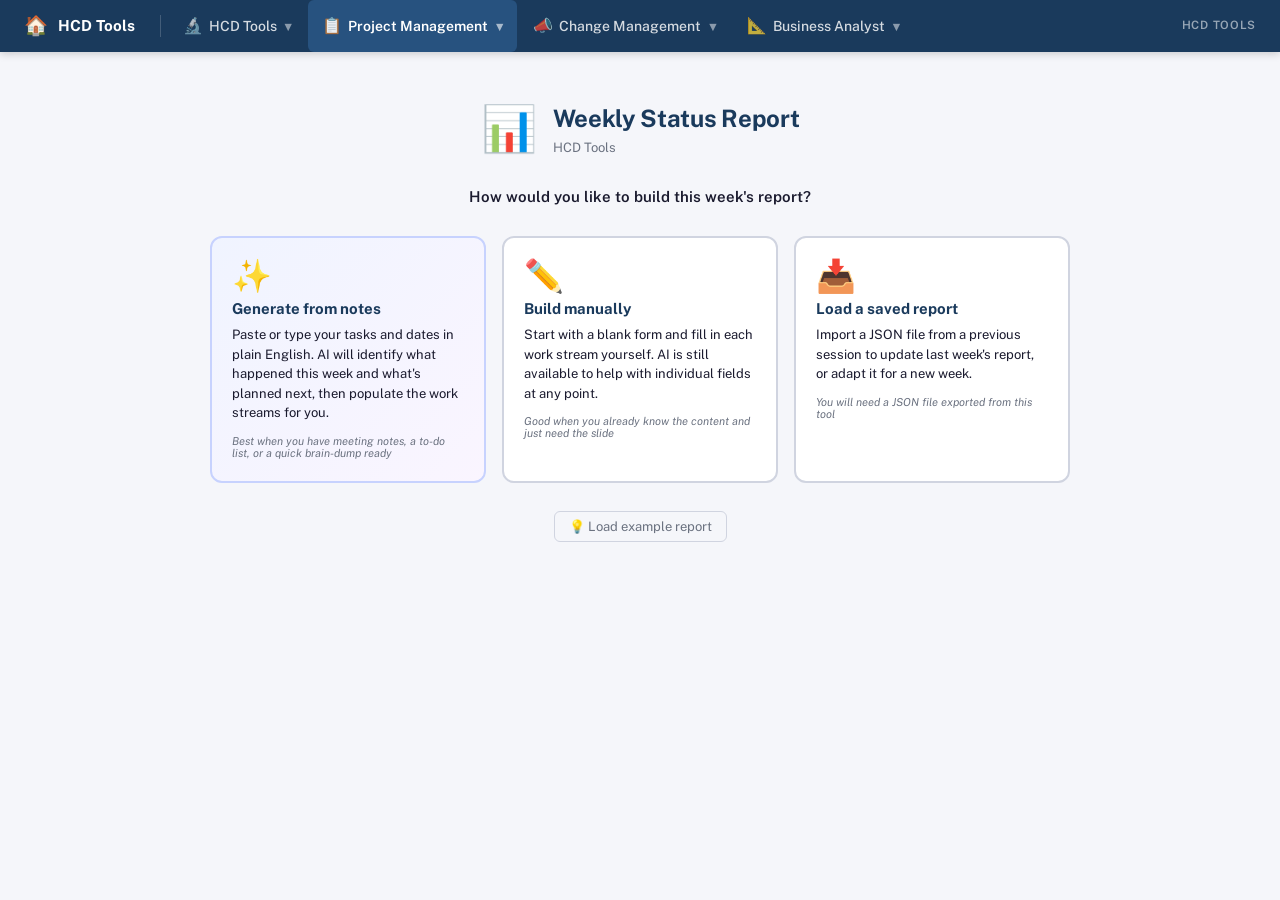
<file: status-report/index.html>
<!DOCTYPE html>
<html lang="en">
<head>
  <meta charset="UTF-8" />
  <meta name="viewport" content="width=device-width, initial-scale=1.0" />
  <title>Weekly Status Report — HCD Tools</title>
  <link rel="preconnect" href="https://fonts.googleapis.com" />
  <link href="https://fonts.googleapis.com/css2?family=Public+Sans:ital,wght@0,300;0,400;0,600;0,700;1,400&display=swap" rel="stylesheet" />
  <link rel="stylesheet" href="../shared/navbar.css" />
  <link rel="stylesheet" href="css/styles.css" />
</head>
<body>

<!-- ============================================================
     SHARED NAVBAR
============================================================ -->
<nav class="hcd-navbar" role="navigation" aria-label="HCD Tools navigation">
  <a class="hcd-navbar__brand" href="../index.html" title="HCD Tools Home">
    <span class="hcd-navbar__brand-icon">🏠</span>
    <span>HCD Tools</span>
  </a>
  <ul class="hcd-navbar__links">

    <!-- HCD Tools -->
    <li>
      <button class="nav-group-btn" type="button">
        <span class="nav-icon">🔬</span> HCD Tools <span class="nav-chevron">▼</span>
      </button>
      <div class="nav-dropdown">
        <a href="../research-synthesiser/index.html" data-page="synthesiser">
          <span class="nav-icon">🔬</span> Research Synthesiser
        </a>
        <a href="../data-synthesis/index.html" data-page="data-synthesis">
          <span class="nav-icon">🧪</span> Data Synthesis
        </a>
        <a href="../persona-builder/index.html" data-page="persona">
          <span class="nav-icon">🧑</span> Persona Builder
        </a>
        <a href="../ideation-scanner/index.html" data-page="ideation">
          <span class="nav-icon">💡</span> Ideation Scanner
        </a>
        <div class="nav-dropdown__divider"></div>
        <a class="nav-disabled" href="#" tabindex="-1" aria-disabled="true">
          <span class="nav-icon">🗺️</span> Journey Map <span class="nav-badge">Soon</span>
        </a>
        <a class="nav-disabled" href="#" tabindex="-1" aria-disabled="true">
          <span class="nav-icon">💼</span> Jobs to Be Done <span class="nav-badge">Soon</span>
        </a>
        <a class="nav-disabled" href="#" tabindex="-1" aria-disabled="true">
          <span class="nav-icon">🖼️</span> Concept Posters <span class="nav-badge">Soon</span>
        </a>
      </div>
    </li>

    <!-- Project Management -->
    <li>
      <button class="nav-group-btn active" type="button">
        <span class="nav-icon">📋</span> Project Management <span class="nav-chevron">▼</span>
      </button>
      <div class="nav-dropdown">
        <a href="../project-charter/index.html" data-page="charter">
          <span class="nav-icon">📋</span> Project Charter
        </a>
        <a href="../timeline-builder/index.html" data-page="timeline">
          <span class="nav-icon">📅</span> Timeline Builder
        </a>
        <a href="../status-report/index.html" class="active" data-page="status-report">
          <span class="nav-icon">📊</span> Status Report
        </a>
      </div>
    </li>

    <!-- Change Management -->
    <li>
      <button class="nav-group-btn" type="button">
        <span class="nav-icon">📣</span> Change Management <span class="nav-chevron">▼</span>
      </button>
      <div class="nav-dropdown">
        <a class="nav-disabled" href="#" tabindex="-1" aria-disabled="true">
          <span class="nav-icon">📣</span> Change Impact Assessment <span class="nav-badge">Soon</span>
        </a>
        <a class="nav-disabled" href="#" tabindex="-1" aria-disabled="true">
          <span class="nav-icon">🗓️</span> Engagement Planner <span class="nav-badge">Soon</span>
        </a>
      </div>
    </li>

    <!-- Business Analyst -->
    <li>
      <button class="nav-group-btn" type="button">
        <span class="nav-icon">📐</span> Business Analyst <span class="nav-chevron">▼</span>
      </button>
      <div class="nav-dropdown">
        <a class="nav-disabled" href="#" tabindex="-1" aria-disabled="true">
          <span class="nav-icon">📐</span> Requirements Mapper <span class="nav-badge">Soon</span>
        </a>
        <a class="nav-disabled" href="#" tabindex="-1" aria-disabled="true">
          <span class="nav-icon">🔄</span> Process Modeller <span class="nav-badge">Soon</span>
        </a>
      </div>
    </li>

  </ul>
  <div class="hcd-navbar__right">
    <span class="hcd-navbar__tag">HCD Tools</span>
  </div>
</nav>

<!-- ============================================================
     TOAST
============================================================ -->
<div id="toast"></div>

<!-- ============================================================
     WELCOME / SPLASH SCREEN
============================================================ -->
<div id="welcome-screen">

  <!-- Hidden file input for JSON load card -->
  <input type="file" id="welcome-json-input" accept=".json" style="display:none"
    onchange="welcomeJsonSelected(this.files[0]); this.value=''" />

  <div class="welcome-inner">

    <div class="welcome-brand">
      <span class="welcome-brand-icon">📊</span>
      <div class="welcome-brand-text">
        <h2>Weekly Status Report</h2>
        <p>HCD Tools</p>
      </div>
    </div>

    <p class="welcome-prompt">How would you like to build this week's report?</p>

    <!-- ── THREE ENTRY CARDS ─────────────────────────────── -->
    <div class="welcome-cards">

      <!-- Card 1: AI from free text -->
      <button class="welcome-card welcome-card--ai" onclick="welcomeChooseAi()">
        <span class="welcome-card-icon">✨</span>
        <span class="welcome-card-title">Generate from notes</span>
        <span class="welcome-card-desc">Paste or type your tasks and dates in plain English. AI will identify what happened this week and what's planned next, then populate the work streams for you.</span>
        <span class="welcome-card-hint">Best when you have meeting notes, a to-do list, or a quick brain-dump ready</span>
      </button>

      <!-- Card 2: Manual -->
      <button class="welcome-card" onclick="welcomeChooseManual()">
        <span class="welcome-card-icon">✏️</span>
        <span class="welcome-card-title">Build manually</span>
        <span class="welcome-card-desc">Start with a blank form and fill in each work stream yourself. AI is still available to help with individual fields at any point.</span>
        <span class="welcome-card-hint">Good when you already know the content and just need the slide</span>
      </button>

      <!-- Card 3: Load JSON -->
      <button class="welcome-card" onclick="document.getElementById('welcome-json-input').click()">
        <span class="welcome-card-icon">📥</span>
        <span class="welcome-card-title">Load a saved report</span>
        <span class="welcome-card-desc">Import a JSON file from a previous session to update last week's report, or adapt it for a new week.</span>
        <span class="welcome-card-hint">You will need a JSON file exported from this tool</span>
      </button>

    </div>

    <!-- ── AI PROMPT PANEL (shown when card 1 is chosen) ── -->
    <div id="ai-prompt-panel" style="display:none">

      <!-- Hidden file inputs -->
      <input type="file" id="ai-notes-file-input" accept=".txt,.md" style="display:none"
        onchange="aiLoadNotesFile(this.files[0]); this.value=''" />
      <input type="file" id="ai-prev-json-input" accept=".json" style="display:none"
        onchange="aiLoadPrevJson(this.files[0]); this.value=''" />

      <div class="ai-prompt-header">
        <button class="btn-back" onclick="hideAiPanel()">← Back</button>
        <h3>✨ Generate from notes</h3>
      </div>

      <!-- API not configured warning -->
      <div id="ai-creds-warn" class="ai-creds-warn" style="display:none">
        <span>⚠️ AI not configured.</span>
        <button class="btn-link" onclick="showAiSetup()">Set up API credentials →</button>
      </div>

      <div class="ai-prompt-body">

        <!-- Upload row -->
        <div class="ai-upload-row">
          <div class="ai-upload-slot">
            <div class="ai-upload-slot-label">📄 Notes file <span class="ai-upload-optional">(optional)</span></div>
            <button class="ai-upload-btn" onclick="document.getElementById('ai-notes-file-input').click()">
              Upload .txt / .md
            </button>
            <span id="ai-notes-file-name" class="ai-upload-filename"></span>
          </div>
          <div class="ai-upload-slot">
            <div class="ai-upload-slot-label">📊 Previous week's report <span class="ai-upload-optional">(optional)</span></div>
            <button class="ai-upload-btn" onclick="document.getElementById('ai-prev-json-input').click()">
              Upload .json
            </button>
            <span id="ai-prev-json-name" class="ai-upload-filename"></span>
          </div>
        </div>
        <p class="ai-upload-hint">Upload a notes file to auto-fill the text box below, or a previous week's JSON to give AI the existing stream structure to update.</p>

        <label class="ai-prompt-label" for="ai-notes-input">
          Paste or type your tasks and dates below. AI will identify what happened this week and what's planned for next week, then populate the work streams.
        </label>
        <textarea
          id="ai-notes-input"
          class="ai-notes-textarea"
          rows="10"
          placeholder="e.g.
This week:
- Completed stakeholder interviews for Solution 1 (Mon 26 May)
- Drafted change comms plan — shared with team Thursday
- UAT testing started for digital walkthrough, some issues found with login flow (amber)

Next week:
- Finalise research synthesis report
- Fix UAT login bug and retest
- Steering committee prep — need director sign-off on go-live date
- Change comms plan to be endorsed by Friday

Project: My Project"></textarea>

        <div class="ai-prompt-actions">
          <button class="btn btn-primary" id="btn-ai-generate" onclick="runAiGenerate()">
            ✨ Generate report
          </button>
          <span class="ai-prompt-hint">AI will draft the streams — you can review and edit everything before exporting.</span>
        </div>

        <div id="ai-generating-indicator" class="ai-generating" style="display:none">
          <div class="ai-spinner"></div>
          <span>AI is analysing your notes…</span>
        </div>
      </div>

      <!-- AI Setup (collapsible) -->
      <details id="ai-setup-details" class="ai-setup-details">
        <summary>⚙️ AI Setup (API credentials)</summary>
        <div class="ai-setup-body">
          <p class="ai-setup-hint">Configure your Claude API credentials. These are saved in your browser only.</p>

          <div class="ai-setup-field">
            <label>API Endpoint URL</label>
            <input type="url" id="sr-ai-endpoint" class="ai-setup-input"
              placeholder="https://api.anthropic.com"
              oninput="srSaveApiCredentials(this.value, srGetApiKey(), srGetModel())" />
          </div>

          <div class="ai-setup-field">
            <label>API Key</label>
            <input type="password" id="sr-ai-key" class="ai-setup-input"
              placeholder="sk-…"
              oninput="srSaveApiCredentials(srGetEndpoint(), this.value, srGetModel())" />
          </div>

          <div class="ai-setup-field">
            <label>Model</label>
            <div class="ai-setup-model-row">
              <input type="text" id="sr-ai-model" class="ai-setup-input"
                placeholder="claude-sonnet-4-6"
                oninput="srSaveApiCredentials(srGetEndpoint(), srGetApiKey(), this.value)" />
              <button class="btn btn-ghost btn-sm" onclick="srTestConnectionUI()">Test connection</button>
            </div>
            <div id="sr-conn-status" class="sr-conn-status"></div>
          </div>
        </div>
      </details>

    </div><!-- /ai-prompt-panel -->

    <!-- Continue editing saved session -->
    <div class="welcome-secondary">
      <button class="welcome-example-btn" onclick="welcomeLoadExample()">💡 Load example report</button>
      <span class="welcome-sep" id="welcome-sep" style="display:none">·</span>
      <button class="welcome-continue" id="welcome-continue-btn" style="display:none" onclick="welcomeContinue()">
        Continue editing <span id="welcome-continue-name"></span> →
      </button>
    </div>

  </div>
</div><!-- /welcome-screen -->

<!-- ============================================================
     APP SHELL (hidden until welcome choice made)
============================================================ -->
<div id="app-shell" style="display:none">

  <!-- ── PAGE HEADER ──────────────────────────────────────── -->
  <header class="page-header">
    <div class="page-header-left">
      <button class="btn btn-ghost btn-sm" onclick="backToWelcome()" title="Back to start screen">← Back</button>
      <h1>📊 Weekly Status Report</h1>
      <p>Generate project update slides</p>
    </div>
    <div class="page-header-actions">
      <button class="btn btn-secondary" onclick="exportJSON()" title="Save report data as JSON">💾 Save JSON</button>
      <button class="btn btn-secondary" onclick="document.getElementById('json-import-input').click()" title="Load report data from JSON">📂 Load JSON</button>
      <input type="file" id="json-import-input" accept=".json" onchange="importJSON(event)" />
      <button class="btn btn-primary" onclick="exportPPTX()">⬇ Export PPTX</button>
    </div>
  </header>

  <!-- ── MAIN LAYOUT ──────────────────────────────────────── -->
  <main>

    <!-- LEFT: FORM PANEL -->
    <div class="form-panel">

      <!-- SLIDE METADATA -->
      <div class="form-section">
        <h2>Slide Details</h2>
        <div class="field-row">
          <label>Project name</label>
          <input type="text" id="project-name" placeholder="My Project" />
        </div>
        <div class="field-row">
          <label>Week commencing</label>
          <input type="date" id="week-date" />
        </div>
        <div class="field-row">
          <label>Next week</label>
          <input type="date" id="next-week-date" />
        </div>
      </div>

      <!-- TRAFFIC LIGHT LEGEND INFO -->
      <div class="form-section">
        <h2>Traffic Light Legend</h2>
        <div class="legend-row">
          <div class="legend-item"><div class="legend-dot green"></div> On track</div>
          <div class="legend-item"><div class="legend-dot amber"></div> At risk</div>
          <div class="legend-item"><div class="legend-dot red"></div> Off track / blocked</div>
          <div class="legend-item"><div class="legend-dot navy"></div> Info / FYI</div>
        </div>
        <p style="font-size:11px;color:var(--muted);margin-top:10px;">The legend appears at the bottom of the exported slide. Each stream row is colour-coded by its RAG status.</p>
      </div>

      <!-- WORK STREAMS -->
      <div class="form-section">
        <h2>Work Streams</h2>
        <div id="streams-container"></div>
        <div style="margin-top:12px;">
          <button class="btn btn-add" onclick="addStream()">＋ Add stream</button>
        </div>
        <div id="overflow-warn"></div>
      </div>

      <!-- SUPPORT REQUIRED -->
      <div class="form-section" id="support-section">
        <h2>Support Required from Directors <span style="font-weight:400;font-size:10px;color:var(--muted);text-transform:none;letter-spacing:0;">(optional — leave blank to hide)</span></h2>
        <textarea id="support-text" rows="3" placeholder="e.g. Alignment with change management program | Workforce planning sign-off required by steering committee…"></textarea>
      </div>

    </div><!-- /form-panel -->

    <!-- RIGHT: PREVIEW PANEL -->
    <div class="preview-panel">
      <h2>Live Preview <span style="font-weight:400;color:var(--muted);text-transform:none;letter-spacing:0;font-size:10px;">— updates as you type</span></h2>
      <div id="preview-wrap">
        <svg id="preview-svg" viewBox="0 0 1333 750" xmlns="http://www.w3.org/2000/svg"></svg>
      </div>
      <p class="preview-hint">Preview is approximate. Export PPTX for the final branded slide.</p>
    </div>

  </main>

</div><!-- /app-shell -->

<!-- ============================================================
     SCRIPTS
============================================================ -->
<script src="lib/pptxgen.bundle.js"></script>
<script src="js/logo.js"></script>
<script src="js/api.js"></script>
<script src="js/prompts.js"></script>
<script src="js/app.js"></script>

</body>
</html>
</file>
<file: shared/navbar.css>
/* ============================================================
   SHARED NAVBAR — HCD Tools
   Shared across all HCD Tools pages
============================================================ */

:root {
  --nav-navy:        #1a3a5c;
  --nav-navy-hover:  #14304d;
  --nav-blue:        #4A90D9;
  --nav-blue-light:  #EBF4FF;
  --nav-bg:          #f0f2f5;
  --nav-white:       #ffffff;
  --nav-border:      #d1d5db;
  --nav-text:        #1f2937;
  --nav-text-muted:  #6b7280;
  --nav-active:      #4A90D9;
  --navbar-h:        52px;
}

/* ---- Top bar ---- */
.hcd-navbar {
  position: sticky;
  top: 0;
  z-index: 1000;
  background: var(--nav-navy);
  height: var(--navbar-h);
  display: flex;
  align-items: center;
  padding: 0 24px;
  gap: 0;
  box-shadow: 0 2px 8px rgba(0,0,0,0.18);
  font-family: 'Public Sans', -apple-system, BlinkMacSystemFont, 'Segoe UI', system-ui, sans-serif;
}

/* Brand / home link */
.hcd-navbar__brand {
  display: flex;
  align-items: center;
  gap: 10px;
  text-decoration: none;
  color: var(--nav-white);
  font-weight: 700;
  font-size: 0.95rem;
  letter-spacing: 0.01em;
  white-space: nowrap;
  padding-right: 24px;
  border-right: 1px solid rgba(255,255,255,0.18);
  margin-right: 8px;
  flex-shrink: 0;
}

.hcd-navbar__brand:hover {
  color: var(--nav-blue-light);
}

.hcd-navbar__brand-icon {
  font-size: 1.2rem;
  line-height: 1;
}

/* Nav links list */
.hcd-navbar__links {
  display: flex;
  align-items: center;
  gap: 2px;
  list-style: none;
  margin: 0;
  padding: 0;
  flex: 1;
  overflow-x: visible;
  scrollbar-width: none;
  height: var(--navbar-h);
}

.hcd-navbar__links::-webkit-scrollbar {
  display: none;
}

.hcd-navbar__links > li {
  flex-shrink: 0;
  position: relative;
  height: 100%;
  display: flex;
  align-items: center;
}

/* Top-level nav trigger buttons */
.hcd-navbar__links > li > .nav-group-btn {
  display: flex;
  align-items: center;
  gap: 6px;
  padding: 6px 14px;
  border-radius: 6px;
  text-decoration: none;
  color: rgba(255,255,255,0.82);
  font-size: 0.875rem;
  font-weight: 500;
  transition: background 0.15s, color 0.15s;
  white-space: nowrap;
  background: none;
  border: none;
  cursor: pointer;
  font-family: inherit;
  height: 100%;
}

.hcd-navbar__links > li > .nav-group-btn:hover,
.hcd-navbar__links > li:hover > .nav-group-btn {
  background: rgba(255,255,255,0.12);
  color: var(--nav-white);
}

.hcd-navbar__links > li > .nav-group-btn.active {
  background: rgba(74,144,217,0.28);
  color: var(--nav-white);
  font-weight: 600;
}

.nav-group-btn .nav-icon {
  font-size: 1rem;
  line-height: 1;
  opacity: 0.9;
}

.nav-group-btn .nav-chevron {
  font-size: 0.6rem;
  opacity: 0.6;
  transition: transform 0.15s;
  margin-left: 2px;
}

.hcd-navbar__links > li:hover > .nav-group-btn .nav-chevron {
  transform: rotate(180deg);
}

/* ---- Dropdown panel ---- */
.nav-dropdown {
  display: none;
  position: absolute;
  top: calc(var(--navbar-h) - 2px);
  left: 0;
  min-width: 220px;
  background: var(--nav-white);
  border: 1px solid var(--nav-border);
  border-radius: 0 0 8px 8px;
  box-shadow: 0 8px 24px rgba(0,0,0,0.14);
  padding: 6px 0;
  z-index: 1100;
}

.hcd-navbar__links > li:hover > .nav-dropdown {
  display: block;
}

.nav-dropdown a {
  display: flex;
  align-items: center;
  gap: 10px;
  padding: 9px 18px;
  text-decoration: none;
  color: var(--nav-text);
  font-size: 0.875rem;
  font-weight: 500;
  transition: background 0.12s;
  white-space: nowrap;
}

.nav-dropdown a:hover {
  background: var(--nav-bg);
  color: var(--nav-navy);
}

.nav-dropdown a.active {
  background: var(--nav-blue-light);
  color: var(--nav-navy);
  font-weight: 600;
}

.nav-dropdown a.nav-disabled {
  opacity: 0.45;
  cursor: default;
  pointer-events: none;
}

.nav-dropdown .nav-icon {
  font-size: 1rem;
  line-height: 1;
  flex-shrink: 0;
}

.nav-dropdown .nav-badge {
  margin-left: auto;
  font-size: 0.62rem;
  font-weight: 700;
  background: #f3f4f6;
  color: var(--nav-text-muted);
  padding: 1px 6px;
  border-radius: 10px;
  letter-spacing: 0.04em;
  text-transform: uppercase;
  border: 1px solid var(--nav-border);
}

/* Divider inside dropdown */
.nav-dropdown__divider {
  height: 1px;
  background: var(--nav-border);
  margin: 4px 0;
}

/* Badge for "coming soon" items (legacy, kept for compat) */
.hcd-navbar__links a .nav-badge {
  font-size: 0.65rem;
  font-weight: 700;
  background: rgba(255,255,255,0.18);
  color: rgba(255,255,255,0.7);
  padding: 1px 5px;
  border-radius: 10px;
  letter-spacing: 0.03em;
  text-transform: uppercase;
}

/* Right-side slot */
.hcd-navbar__right {
  margin-left: auto;
  flex-shrink: 0;
  display: flex;
  align-items: center;
  gap: 12px;
  padding-left: 16px;
}

.hcd-navbar__tag {
  font-size: 0.72rem;
  font-weight: 600;
  color: rgba(255,255,255,0.55);
  letter-spacing: 0.06em;
  text-transform: uppercase;
  white-space: nowrap;
}

/* ---- Body offset so sticky navbar doesn't cover content ---- */
body.has-hcd-navbar {
  padding-top: 0; /* navbar is sticky inside flow */
}

/* ---- Shared page footer ---- */
.site-footer {
  text-align: center;
  padding: 20px 16px;
  font-size: 0.78rem;
  color: var(--nav-text-muted);
  border-top: 1px solid var(--nav-border);
  background: var(--nav-white);
  font-family: 'Public Sans', -apple-system, BlinkMacSystemFont, 'Segoe UI', system-ui, sans-serif;
}

.site-footer a {
  color: var(--nav-blue);
  text-decoration: none;
}

.site-footer a:hover {
  text-decoration: underline;
}
</file>
<file: project-charter/css/styles.css>
/* ============================================================
       RESET & BASE
    ============================================================ */
    *, *::before, *::after { box-sizing: border-box; margin: 0; padding: 0; }

    :root {
      --doe-navy:       #1a3a5c;
      --doe-navy-light: #2a5080;
      --doe-blue:       #4A90D9;
      --doe-blue-light: #EBF4FF;
      --doe-purple:     #7B68EE;
      --doe-amber:      #F0AD4E;
      --doe-amber-light:#FFF8EC;
      --doe-green:      #5CB85C;
      --doe-green-light:#EFFFEF;
      --doe-red:        #d9534f;
      --doe-red-light:  #fdf2f2;
      --grey-50:        #f9fafb;
      --grey-100:       #f3f4f6;
      --grey-200:       #e5e7eb;
      --grey-300:       #d1d5db;
      --grey-400:       #9ca3af;
      --grey-500:       #6b7280;
      --grey-600:       #4b5563;
      --grey-700:       #374151;
      --grey-800:       #1f2937;
      --grey-900:       #111827;
      --white:          #ffffff;
      --radius-sm:      4px;
      --radius-md:      8px;
      --radius-lg:      12px;
      --shadow-sm:      0 1px 3px rgba(0,0,0,0.08);
      --shadow-md:      0 4px 12px rgba(0,0,0,0.10);
      --shadow-lg:      0 8px 24px rgba(0,0,0,0.12);
      --transition:     0.18s ease;
      --sidebar-w:      340px;
    }

    html { font-size: 15px; scroll-behavior: smooth; }

    body {
      font-family: 'Public Sans', system-ui, sans-serif;
      background: var(--grey-100);
      color: var(--grey-800);
      line-height: 1.6;
      min-height: 100vh;
    }

    /* ============================================================
       TYPOGRAPHY
    ============================================================ */
    h1 { font-size: 1.5rem; font-weight: 700; }
    h2 { font-size: 1.15rem; font-weight: 600; }
    h3 { font-size: 1rem; font-weight: 600; }
    h4 { font-size: 0.9rem; font-weight: 600; }
    p  { font-size: 0.9rem; }

    /* ============================================================
       APP LAYOUT
    ============================================================ */
    /* ---- Navbar offset ---- */
    .hcd-navbar + * { /* first element after injected navbar */ }

    #app {
      display: grid;
      grid-template-rows: auto auto auto 1fr;
      grid-template-columns: 1fr var(--sidebar-w);
      grid-template-areas:
        "header  header"
        "toolbar toolbar"
        "aisetup aisetup"
        "form    preview";
      min-height: calc(100vh - var(--navbar-h, 52px));
    }

    /* ============================================================
       HEADER
    ============================================================ */
    #app-header {
      grid-area: header;
      background: var(--doe-navy);
      color: var(--white);
      padding: 0 24px;
      display: flex;
      align-items: center;
      justify-content: space-between;
      height: 60px;
      box-shadow: var(--shadow-md);
      position: sticky;
      top: var(--navbar-h, 52px);
      z-index: 100;
    }

    #app-header .brand {
      display: flex;
      align-items: center;
      gap: 12px;
    }

    #app-header .brand-icon {
      width: 36px;
      height: 36px;
      background: var(--doe-blue);
      border-radius: var(--radius-sm);
      display: flex;
      align-items: center;
      justify-content: center;
      font-size: 1.2rem;
    }

    #app-header .brand-text h1 {
      font-size: 1rem;
      font-weight: 700;
      color: var(--white);
      line-height: 1.2;
    }

    #app-header .brand-text p {
      font-size: 0.72rem;
      color: rgba(255,255,255,0.65);
      font-weight: 400;
    }

    #app-header .header-actions {
      display: flex;
      align-items: center;
      gap: 10px;
    }

    #save-indicator {
      font-size: 0.72rem;
      color: rgba(255,255,255,0.55);
      display: flex;
      align-items: center;
      gap: 5px;
      transition: var(--transition);
    }

    #save-indicator.saved { color: var(--doe-green); }
    #save-indicator.saving { color: var(--doe-amber); }

    /* ============================================================
       TOOLBAR (progress + settings toggle)
    ============================================================ */
    #toolbar {
      grid-area: toolbar;
      background: var(--white);
      border-bottom: 1px solid var(--grey-200);
      padding: 10px 24px;
      display: flex;
      align-items: center;
      gap: 16px;
      flex-wrap: wrap;
    }

    #progress-container {
      flex: 1;
      min-width: 200px;
    }

    #progress-label {
      font-size: 0.72rem;
      font-weight: 600;
      color: var(--grey-500);
      margin-bottom: 4px;
      display: flex;
      justify-content: space-between;
    }

    #progress-bar-track {
      height: 6px;
      background: var(--grey-200);
      border-radius: 99px;
      overflow: hidden;
    }

    #progress-bar-fill {
      height: 100%;
      background: linear-gradient(90deg, var(--doe-blue), var(--doe-green));
      border-radius: 99px;
      width: 0%;
      transition: width 0.4s ease;
    }

    .toolbar-btn {
      display: flex;
      align-items: center;
      gap: 6px;
      padding: 6px 14px;
      border-radius: var(--radius-sm);
      font-size: 0.8rem;
      font-weight: 500;
      cursor: pointer;
      border: 1px solid var(--grey-300);
      background: var(--white);
      color: var(--grey-700);
      transition: var(--transition);
      white-space: nowrap;
    }

    .toolbar-btn:hover {
      background: var(--grey-50);
      border-color: var(--grey-400);
    }

    .toolbar-btn.primary {
      background: var(--doe-navy);
      color: var(--white);
      border-color: var(--doe-navy);
    }

    .toolbar-btn.primary:hover {
      background: var(--doe-navy-light);
    }

    .toolbar-btn.success {
      background: var(--doe-green);
      color: var(--white);
      border-color: var(--doe-green);
    }

    .toolbar-btn.success:hover { filter: brightness(1.08); }

    .toolbar-btn.danger {
      color: var(--doe-red);
      border-color: var(--doe-red);
    }

    .toolbar-btn.danger:hover {
      background: var(--doe-red-light);
    }

    /* ============================================================
       MAIN FORM AREA
    ============================================================ */
    #form-container {
      grid-area: form;
      padding: 24px;
      overflow-y: auto;
      max-height: calc(100vh - 60px - 52px);
    }

    /* ============================================================
       ACCORDION SECTIONS
    ============================================================ */
    .form-section {
      background: var(--white);
      border-radius: var(--radius-lg);
      box-shadow: var(--shadow-sm);
      margin-bottom: 12px;
      overflow: hidden;
      border: 1px solid var(--grey-200);
      transition: box-shadow var(--transition);
    }

    .form-section:hover { box-shadow: var(--shadow-md); }

    .section-header {
      display: flex;
      align-items: center;
      justify-content: space-between;
      padding: 14px 20px;
      cursor: pointer;
      user-select: none;
      background: var(--white);
      transition: background var(--transition);
    }

    .section-header:hover { background: var(--grey-50); }

    .section-header.open { background: var(--doe-blue-light); }

    .section-header-left {
      display: flex;
      align-items: center;
      gap: 12px;
    }

    .section-number {
      width: 28px;
      height: 28px;
      border-radius: 50%;
      background: var(--doe-navy);
      color: var(--white);
      font-size: 0.75rem;
      font-weight: 700;
      display: flex;
      align-items: center;
      justify-content: center;
      flex-shrink: 0;
    }

    .section-number.complete {
      background: var(--doe-green);
    }

    .section-title-group h2 {
      font-size: 0.95rem;
      color: var(--grey-800);
    }

    .section-title-group p {
      font-size: 0.75rem;
      color: var(--grey-500);
      margin-top: 1px;
    }

    .section-chevron {
      font-size: 0.8rem;
      color: var(--grey-400);
      transition: transform var(--transition);
    }

    .section-header.open .section-chevron { transform: rotate(180deg); }

    .section-body {
      display: none;
      padding: 20px;
      border-top: 1px solid var(--grey-100);
    }

    .section-body.open { display: block; }

    /* ============================================================
       FORM FIELDS
    ============================================================ */
    .field-group {
      margin-bottom: 18px;
    }

    .field-group:last-child { margin-bottom: 0; }

    .field-row {
      display: grid;
      grid-template-columns: 1fr 1fr;
      gap: 16px;
    }

    .field-row.three { grid-template-columns: 1fr 1fr 1fr; }
    .field-row.full  { grid-template-columns: 1fr; }

    label {
      display: block;
      font-size: 0.8rem;
      font-weight: 600;
      color: var(--grey-700);
      margin-bottom: 5px;
    }

    label .required {
      color: var(--doe-red);
      margin-left: 2px;
    }

    label .optional {
      color: var(--grey-400);
      font-weight: 400;
      font-size: 0.72rem;
      margin-left: 4px;
    }

    label .recommended {
      color: var(--doe-amber);
      font-weight: 400;
      font-size: 0.72rem;
      margin-left: 4px;
    }

    input[type="text"],
    input[type="date"],
    input[type="email"],
    select,
    textarea {
      width: 100%;
      padding: 8px 12px;
      border: 1px solid var(--grey-300);
      border-radius: var(--radius-sm);
      font-size: 0.85rem;
      font-family: inherit;
      color: var(--grey-800);
      background: var(--white);
      transition: border-color var(--transition), box-shadow var(--transition);
      line-height: 1.5;
    }

    input:focus, select:focus, textarea:focus {
      outline: none;
      border-color: var(--doe-blue);
      box-shadow: 0 0 0 3px rgba(74,144,217,0.15);
    }

    textarea {
      resize: vertical;
      min-height: 80px;
    }

    textarea.tall { min-height: 120px; }
    textarea.ai-output {
      background: var(--doe-blue-light);
      border-color: var(--doe-blue);
      font-style: italic;
    }

    select { cursor: pointer; }

    .field-help {
      font-size: 0.72rem;
      color: var(--grey-400);
      margin-top: 4px;
      line-height: 1.4;
    }

    /* ============================================================
       REPEATABLE ROWS
    ============================================================ */
    .repeatable-list { display: flex; flex-direction: column; gap: 8px; }

    .repeatable-row {
      display: flex;
      align-items: center;
      gap: 8px;
    }

    .repeatable-row input,
    .repeatable-row select {
      flex: 1;
    }

    .repeatable-row .remove-btn {
      width: 30px;
      height: 30px;
      border: 1px solid var(--grey-300);
      border-radius: var(--radius-sm);
      background: var(--white);
      color: var(--grey-400);
      cursor: pointer;
      display: flex;
      align-items: center;
      justify-content: center;
      font-size: 1rem;
      flex-shrink: 0;
      transition: var(--transition);
    }

    .repeatable-row .remove-btn:hover {
      background: var(--doe-red-light);
      border-color: var(--doe-red);
      color: var(--doe-red);
    }

    .add-row-btn {
      display: inline-flex;
      align-items: center;
      gap: 5px;
      margin-top: 8px;
      padding: 5px 12px;
      border: 1px dashed var(--doe-blue);
      border-radius: var(--radius-sm);
      background: transparent;
      color: var(--doe-blue);
      font-size: 0.78rem;
      font-weight: 500;
      cursor: pointer;
      transition: var(--transition);
      font-family: inherit;
    }

    .add-row-btn:hover {
      background: var(--doe-blue-light);
    }

    /* ============================================================
       AI SKILL BUTTONS
    ============================================================ */
    .ai-skill-bar {
      display: flex;
      align-items: center;
      gap: 8px;
      margin: 10px 0 6px;
      flex-wrap: wrap;
    }

    .ai-btn {
      display: inline-flex;
      align-items: center;
      gap: 6px;
      padding: 6px 14px;
      border-radius: var(--radius-sm);
      border: 1px solid var(--doe-purple);
      background: var(--white);
      color: var(--doe-purple);
      font-size: 0.78rem;
      font-weight: 600;
      cursor: pointer;
      transition: var(--transition);
      font-family: inherit;
    }

    .ai-btn:hover {
      background: #F0EEFF;
    }

    .ai-btn:disabled {
      opacity: 0.45;
      cursor: not-allowed;
    }

    .ai-btn .spinner {
      display: none;
      width: 12px;
      height: 12px;
      border: 2px solid var(--doe-purple);
      border-top-color: transparent;
      border-radius: 50%;
      animation: spin 0.7s linear infinite;
    }

    .ai-btn.loading .spinner { display: inline-block; }
    .ai-btn.loading .btn-icon { display: none; }

    .ai-note {
      font-size: 0.7rem;
      color: var(--grey-400);
    }

    @keyframes spin {
      to { transform: rotate(360deg); }
    }

    /* ============================================================
       GAP WARNINGS
    ============================================================ */
    .gap-warning {
      display: flex;
      align-items: flex-start;
      gap: 8px;
      padding: 10px 14px;
      background: var(--doe-amber-light);
      border: 1px solid var(--doe-amber);
      border-radius: var(--radius-sm);
      margin-top: 10px;
      font-size: 0.78rem;
      color: var(--grey-700);
      line-height: 1.4;
    }

    .gap-warning .warn-icon { font-size: 1rem; flex-shrink: 0; margin-top: 1px; }

    .gap-warning.info {
      background: var(--doe-blue-light);
      border-color: var(--doe-blue);
    }

    .gap-warning.success {
      background: var(--doe-green-light);
      border-color: var(--doe-green);
    }

    /* ============================================================
       SECTION DIVIDERS
    ============================================================ */
    .field-divider {
      border: none;
      border-top: 1px solid var(--grey-100);
      margin: 18px 0;
    }

    .subsection-label {
      font-size: 0.72rem;
      font-weight: 700;
      text-transform: uppercase;
      letter-spacing: 0.06em;
      color: var(--grey-400);
      margin-bottom: 12px;
    }

    /* ============================================================
       PREVIEW PANEL
    ============================================================ */
    #preview-panel {
      grid-area: preview;
      background: var(--grey-50);
      border-left: 1px solid var(--grey-200);
      overflow-y: auto;
      max-height: calc(100vh - 60px - 52px);
      position: sticky;
      top: 112px;
    }

    #preview-header {
      padding: 14px 18px;
      background: var(--white);
      border-bottom: 1px solid var(--grey-200);
      display: flex;
      align-items: center;
      justify-content: space-between;
    }

    #preview-header h3 {
      font-size: 0.82rem;
      color: var(--grey-600);
      text-transform: uppercase;
      letter-spacing: 0.05em;
    }

    #preview-content {
      padding: 16px;
    }

    /* Charter preview card */
    .charter-preview {
      background: var(--white);
      border-radius: var(--radius-md);
      box-shadow: var(--shadow-sm);
      overflow: hidden;
      font-size: 0.72rem;
      line-height: 1.4;
    }

    .cp-header {
      background: var(--doe-navy);
      color: var(--white);
      padding: 10px 14px;
    }

    .cp-header h2 {
      font-size: 0.85rem;
      font-weight: 700;
      margin-bottom: 2px;
    }

    .cp-header p {
      font-size: 0.68rem;
      opacity: 0.7;
    }

    .cp-sponsors {
      display: grid;
      grid-template-columns: 1fr 1fr;
      background: var(--doe-navy-light);
      color: var(--white);
    }

    .cp-sponsors div {
      padding: 7px 14px;
      font-size: 0.7rem;
    }

    .cp-sponsors div:first-child {
      border-right: 1px solid rgba(255,255,255,0.15);
    }

    .cp-sponsors strong { font-weight: 600; }

    .cp-team {
      padding: 8px 14px;
      border-bottom: 1px solid var(--grey-100);
      font-size: 0.7rem;
      color: var(--grey-600);
    }

    .cp-section {
      border-bottom: 1px solid var(--grey-100);
    }

    .cp-section-title {
      background: var(--doe-navy);
      color: var(--white);
      padding: 5px 14px;
      font-size: 0.72rem;
      font-weight: 600;
    }

    .cp-section-body {
      padding: 8px 14px;
      font-size: 0.7rem;
      color: var(--grey-700);
    }

    .cp-grid {
      display: grid;
      grid-template-columns: 1fr 1fr;
    }

    .cp-grid > div {
      padding: 8px 14px;
      border-right: 1px solid var(--grey-100);
    }

    .cp-grid > div:last-child { border-right: none; }

    .cp-placeholder {
      color: var(--grey-300);
      font-style: italic;
    }

    /* ============================================================
       TOAST NOTIFICATIONS
    ============================================================ */
    #toast-container {
      position: fixed;
      bottom: 24px;
      right: 24px;
      z-index: 9999;
      display: flex;
      flex-direction: column;
      gap: 8px;
    }

    .toast {
      padding: 10px 18px;
      border-radius: var(--radius-md);
      background: var(--grey-800);
      color: var(--white);
      font-size: 0.82rem;
      box-shadow: var(--shadow-lg);
      animation: slideIn 0.2s ease;
      max-width: 320px;
    }

    .toast.success { background: var(--doe-green); }
    .toast.error   { background: var(--doe-red); }
    .toast.warning { background: var(--doe-amber); color: var(--grey-800); }

    @keyframes slideIn {
      from { transform: translateX(40px); opacity: 0; }
      to   { transform: translateX(0);   opacity: 1; }
    }

    /* ============================================================
       MODAL
    ============================================================ */
    #modal-overlay {
      display: none;
      position: fixed;
      inset: 0;
      background: rgba(0,0,0,0.45);
      z-index: 500;
      align-items: center;
      justify-content: center;
    }

    #modal-overlay.open { display: flex; }

    .modal {
      background: var(--white);
      border-radius: var(--radius-lg);
      padding: 28px;
      max-width: 440px;
      width: 90%;
      box-shadow: var(--shadow-lg);
    }

    .modal h3 { margin-bottom: 10px; }
    .modal p  { font-size: 0.85rem; color: var(--grey-600); margin-bottom: 20px; }

    .modal-actions {
      display: flex;
      gap: 10px;
      justify-content: flex-end;
    }

    /* ============================================================
       PRINT STYLES
    ============================================================ */
    @media print {
      #app-header,
      #toolbar,
      #form-container,
      #toast-container,
      #modal-overlay { display: none !important; }

      #app {
        display: block;
      }

      #preview-panel {
        all: unset;
        display: block;
        width: 100%;
      }

      #preview-header { display: none; }

      #preview-content {
        padding: 0;
      }

      .charter-preview {
        box-shadow: none;
        border-radius: 0;
        font-size: 9pt;
      }

      @page {
        size: A3 landscape;
        margin: 10mm;
      }
    }

    /* ============================================================
       RESPONSIVE
    ============================================================ */
    @media (max-width: 900px) {
      #app {
        grid-template-columns: 1fr;
        grid-template-areas:
          "header"
          "toolbar"
          "form"
          "preview";
      }

      #preview-panel {
        max-height: none;
        position: static;
        border-left: none;
        border-top: 1px solid var(--grey-200);
      }

      #form-container {
        max-height: none;
      }

      .field-row { grid-template-columns: 1fr; }
      .field-row.three { grid-template-columns: 1fr; }
    }

    /* ============================================================
       UTILITY
    ============================================================ */
    .hidden { display: none !important; }
    .mt-8  { margin-top: 8px; }
    .mt-12 { margin-top: 12px; }
    .mt-16 { margin-top: 16px; }
    .text-sm { font-size: 0.78rem; }
    .text-muted { color: var(--grey-400); }
    .badge {
      display: inline-block;
      padding: 2px 8px;
      border-radius: 99px;
      font-size: 0.68rem;
      font-weight: 600;
    }
    .badge-blue   { background: var(--doe-blue-light); color: var(--doe-blue); }
    .badge-green  { background: var(--doe-green-light); color: var(--doe-green); }
    .badge-amber  { background: var(--doe-amber-light); color: #8B6914; }
    .badge-navy   { background: var(--doe-navy); color: var(--white); }

    /* ============================================================
       SHAREPOINT ONBOARDING MODAL
    ============================================================ */
    .sp-modal-overlay {
      position: fixed;
      inset: 0;
      background: rgba(0,0,0,0.45);
      z-index: 1100;
      display: flex;
      align-items: center;
      justify-content: center;
      padding: 24px;
    }
    .sp-modal {
      background: var(--white);
      border-radius: var(--radius-md);
      padding: 36px 32px 28px;
      max-width: 480px;
      width: 100%;
      box-shadow: 0 8px 32px rgba(0,0,0,0.18);
      text-align: center;
    }
    .sp-modal__icon {
      font-size: 2.4rem;
      margin-bottom: 12px;
    }
    .sp-modal h2 {
      font-size: 1.2rem;
      font-weight: 700;
      color: var(--doe-navy);
      margin-bottom: 12px;
    }
    .sp-modal p {
      font-size: 0.9rem;
      color: var(--grey-700);
      margin-bottom: 16px;
      line-height: 1.6;
    }
    .sp-modal__steps {
      text-align: left;
      padding-left: 20px;
      margin-bottom: 16px;
    }
    .sp-modal__steps li {
      font-size: 0.88rem;
      color: var(--grey-700);
      margin-bottom: 8px;
      line-height: 1.5;
    }
    .sp-modal__note {
      font-size: 0.78rem;
      color: var(--grey-500);
      background: var(--grey-100);
      border-radius: var(--radius-sm);
      padding: 8px 12px;
      margin-bottom: 20px;
    }
    .sp-modal__note code {
      font-family: monospace;
      font-size: 0.76rem;
      background: var(--grey-200);
      padding: 1px 4px;
      border-radius: 3px;
    }
    .sp-modal__actions {
      display: flex;
      justify-content: center;
    }

    /* ============================================================
       DRAG-AND-DROP IMPORT
    ============================================================ */
    #app.drag-over::after {
      content: '📂 Drop your JSON file to import';
      position: fixed;
      inset: 0;
      background: rgba(74, 144, 217, 0.15);
      border: 3px dashed var(--doe-blue);
      border-radius: var(--radius-md);
      z-index: 1000;
      display: flex;
      align-items: center;
      justify-content: center;
      font-size: 1.4rem;
      font-weight: 600;
      color: var(--doe-navy);
      pointer-events: none;
    }

    /* ============================================================
       WELCOME SCREEN
    ============================================================ */
    #welcome-screen {
      display: flex;
      align-items: center;
      justify-content: center;
      min-height: calc(100vh - var(--navbar-h, 52px));
      padding: 40px 24px;
      background: var(--grey-100);
    }

    .welcome-inner {
      display: flex;
      flex-direction: column;
      align-items: center;
      width: 100%;
      max-width: 900px;
    }

    .welcome-brand {
      display: flex;
      align-items: center;
      gap: 14px;
      margin-bottom: 6px;
    }

    .welcome-brand-icon { font-size: 2.4rem; }

    .welcome-brand-text h2 {
      font-size: 1.55rem;
      font-weight: 700;
      color: var(--doe-navy);
      line-height: 1.2;
    }

    .welcome-brand-text p {
      font-size: 0.78rem;
      color: var(--grey-500);
      margin-top: 2px;
    }

    .welcome-prompt {
      font-size: 1rem;
      color: var(--grey-600);
      margin: 20px 0 24px;
      text-align: center;
    }

    .welcome-cards {
      display: grid;
      grid-template-columns: repeat(3, 1fr);
      gap: 16px;
      width: 100%;
    }

    @media (max-width: 700px) {
      .welcome-cards { grid-template-columns: 1fr; }
    }

    .welcome-card {
      display: flex;
      flex-direction: column;
      align-items: flex-start;
      gap: 8px;
      padding: 24px 20px;
      background: var(--white);
      border: 2px solid var(--grey-200);
      border-radius: var(--radius-lg);
      cursor: pointer;
      text-align: left;
      transition: border-color var(--transition), box-shadow var(--transition), transform var(--transition);
      font-family: inherit;
    }

    .welcome-card:hover {
      border-color: var(--doe-blue);
      box-shadow: var(--shadow-md);
      transform: translateY(-2px);
    }

    .welcome-card--ai {
      border-color: var(--doe-purple);
      background: linear-gradient(135deg, #faf8ff 0%, #f0edff 100%);
    }

    .welcome-card--ai:hover {
      border-color: var(--doe-purple);
      box-shadow: 0 4px 16px rgba(123, 104, 238, 0.18);
    }

    .welcome-card-icon { font-size: 1.8rem; }

    .welcome-card-title {
      font-size: 0.95rem;
      font-weight: 700;
      color: var(--grey-800);
    }

    .welcome-card-desc {
      font-size: 0.82rem;
      color: var(--grey-600);
      line-height: 1.5;
    }

    .welcome-card-hint {
      font-size: 0.75rem;
      color: var(--grey-400);
      font-style: italic;
      margin-top: 4px;
    }

    .welcome-secondary {
      display: flex;
      align-items: center;
      gap: 16px;
      margin-top: 28px;
    }

    .welcome-sep {
      width: 1px;
      height: 20px;
      background: var(--grey-300);
    }

    .welcome-continue {
      background: none;
      border: none;
      color: var(--doe-blue);
      font-size: 0.9rem;
      font-weight: 600;
      cursor: pointer;
      padding: 6px 12px;
      border-radius: var(--radius-sm);
      font-family: inherit;
      transition: background var(--transition);
    }

    .welcome-continue:hover {
      background: var(--doe-blue-light);
    }

    /* ============================================================
       DE-IDENTIFICATION SCREEN
    ============================================================ */
    #deid-screen {
      min-height: calc(100vh - var(--navbar-h, 52px));
      background: var(--grey-100);
      display: flex;
      flex-direction: column;
    }

    .deid-inner {
      display: flex;
      flex-direction: column;
      flex: 1;
      max-width: 1400px;
      width: 100%;
      margin: 0 auto;
      padding: 24px 24px 40px;
    }

    .deid-header {
      display: flex;
      align-items: flex-start;
      gap: 20px;
      margin-bottom: 24px;
    }

    .deid-title h2 {
      font-size: 1.2rem;
      font-weight: 700;
      color: var(--grey-800);
      margin-bottom: 4px;
    }

    .deid-title p {
      font-size: 0.85rem;
      color: var(--grey-600);
      max-width: 680px;
      line-height: 1.5;
    }

    .deid-body {
      display: grid;
      grid-template-columns: 1fr 380px;
      gap: 20px;
      flex: 1;
      min-height: 0;
    }

    @media (max-width: 800px) {
      .deid-body { grid-template-columns: 1fr; }
    }

    .deid-preview-panel,
    .deid-rules-panel {
      background: var(--white);
      border: 1px solid var(--grey-200);
      border-radius: var(--radius-md);
      padding: 16px;
      display: flex;
      flex-direction: column;
    }

    .deid-panel-label {
      font-size: 0.75rem;
      font-weight: 700;
      text-transform: uppercase;
      letter-spacing: 0.06em;
      color: var(--grey-500);
      margin-bottom: 10px;
    }

    .deid-editor {
      flex: 1;
      width: 100%;
      min-height: calc(100vh - 280px);
      font-family: 'Courier New', Courier, monospace;
      font-size: 0.78rem;
      line-height: 1.6;
      color: var(--grey-700);
      border: 1px solid var(--grey-200);
      border-radius: var(--radius-sm);
      padding: 12px;
      resize: vertical;
      background: var(--grey-50);
      box-shadow: none;
    }

    .deid-editor:focus {
      outline: none;
      border-color: var(--doe-blue);
      box-shadow: 0 0 0 3px rgba(74,144,217,0.12);
      background: var(--white);
    }

    /* Override global textarea min-height inside the de-id panel */
    .deid-preview-panel textarea {
      min-height: calc(100vh - 280px);
    }

    .deid-rules-hint {
      font-size: 0.8rem;
      color: var(--grey-500);
      margin-bottom: 12px;
      line-height: 1.5;
    }

    .deid-rules-list {
      display: flex;
      flex-direction: column;
      gap: 8px;
      margin-bottom: 4px;
    }

    .deid-rule-row {
      display: grid;
      grid-template-columns: 1fr auto 1fr auto auto;
      align-items: center;
      gap: 6px;
    }

    .deid-arrow {
      font-size: 1rem;
      color: var(--grey-400);
      flex-shrink: 0;
    }

    .deid-match-count {
      font-size: 0.72rem;
      color: var(--grey-400);
      white-space: nowrap;
      min-width: 60px;
    }

    .deid-match-count.has-matches {
      color: var(--doe-amber);
      font-weight: 600;
    }

    .deid-remove-btn {
      padding: 4px 8px !important;
      font-size: 0.75rem !important;
    }

    .deid-privacy-note {
      display: flex;
      align-items: flex-start;
      gap: 8px;
      background: var(--doe-blue-light);
      border-radius: var(--radius-sm);
      padding: 10px 12px;
      margin-top: 16px;
      font-size: 0.78rem;
      color: var(--grey-700);
      line-height: 1.5;
    }

    .deid-privacy-icon { flex-shrink: 0; }

    .deid-consent-label {
      display: flex;
      align-items: flex-start;
      gap: 10px;
      margin-top: 14px;
      padding: 12px;
      background: var(--doe-green-light);
      border: 1px solid var(--doe-green);
      border-radius: var(--radius-sm);
      cursor: pointer;
      font-size: 0.82rem;
      color: var(--grey-700);
      line-height: 1.5;
    }

    .deid-consent-label input[type="checkbox"] {
      flex-shrink: 0;
      margin-top: 2px;
      width: 16px;
      height: 16px;
      accent-color: var(--doe-green);
      cursor: pointer;
    }

    #btn-deid-apply:disabled {
      opacity: 0.45;
      cursor: not-allowed;
    }

    .deid-actions {
      display: flex;
      flex-direction: column;
      gap: 8px;
      margin-top: 12px;
    }

    .deid-actions .toolbar-btn {
      width: 100%;
      justify-content: center;
      text-align: center;
    }

    /* ============================================================
       TOOLBAR — AI CONTROLS
    ============================================================ */
    .toolbar-divider {
      width: 1px;
      height: 24px;
      background: var(--grey-300);
      flex-shrink: 0;
      align-self: center;
    }

    .md-indicator {
      font-size: 0.78rem;
      color: var(--grey-500);
      max-width: 160px;
      overflow: hidden;
      text-overflow: ellipsis;
      white-space: nowrap;
    }

    .md-indicator.loaded {
      color: var(--doe-green);
      font-weight: 600;
    }

    #btn-ai-setup-toggle.active {
      background: var(--doe-navy);
      color: var(--white);
      border-color: var(--doe-navy);
    }

    /* ============================================================
       AI SETUP PANEL
    ============================================================ */
    #ai-setup-panel {
      grid-area: aisetup;
      display: none;
      background: var(--doe-navy);
      border-bottom: 2px solid rgba(255,255,255,0.08);
      padding: 16px 24px 20px;
    }

    #ai-setup-panel.open {
      display: block;
    }

    .ai-setup-inner {
      display: grid;
      grid-template-columns: 2fr 1.5fr 2fr;
      gap: 16px;
      align-items: start;
      max-width: 1100px;
    }

    @media (max-width: 900px) {
      .ai-setup-inner { grid-template-columns: 1fr 1fr; }
    }

    @media (max-width: 600px) {
      .ai-setup-inner { grid-template-columns: 1fr; }
    }

    .ai-setup-group {
      display: flex;
      flex-direction: column;
      gap: 4px;
    }

    .ai-setup-label {
      font-size: 0.72rem;
      font-weight: 700;
      text-transform: uppercase;
      letter-spacing: 0.05em;
      color: rgba(255,255,255,0.7);
    }

    .ai-setup-hint {
      font-size: 0.72rem;
      color: rgba(255,255,255,0.45);
      margin-top: 2px;
    }

    #ai-setup-panel input[type="url"],
    #ai-setup-panel input[type="password"],
    #ai-setup-panel input[type="text"] {
      background: rgba(255,255,255,0.1);
      border: 1px solid rgba(255,255,255,0.25);
      color: var(--white);
      width: 100%;
    }

    #ai-setup-panel input[type="url"]::placeholder,
    #ai-setup-panel input[type="password"]::placeholder,
    #ai-setup-panel input[type="text"]::placeholder {
      color: rgba(255,255,255,0.4);
    }

    #ai-setup-panel input[type="url"]:focus,
    #ai-setup-panel input[type="password"]:focus,
    #ai-setup-panel input[type="text"]:focus {
      background: rgba(255,255,255,0.18);
      border-color: var(--doe-blue);
      box-shadow: 0 0 0 3px rgba(74,144,217,0.25);
      outline: none;
    }

    .ai-setup-model-row {
      display: flex;
      gap: 8px;
      align-items: center;
    }

    .ai-setup-model-row input { flex: 1; min-width: 0; }

    .model-list {
      display: flex;
      flex-wrap: wrap;
      gap: 6px;
      margin-top: 8px;
    }

    .model-list-label {
      font-size: 0.72rem;
      color: rgba(255,255,255,0.6);
      width: 100%;
      margin-bottom: 2px;
    }

    .model-chip {
      background: rgba(255,255,255,0.12);
      border: 1px solid rgba(255,255,255,0.2);
      color: rgba(255,255,255,0.85);
      border-radius: 20px;
      padding: 3px 10px;
      font-size: 0.75rem;
      cursor: pointer;
      font-family: inherit;
      transition: background var(--transition), border-color var(--transition);
    }

    .model-chip:hover { background: rgba(255,255,255,0.22); }

    .model-chip.selected {
      background: var(--doe-blue);
      border-color: var(--doe-blue);
      color: var(--white);
      font-weight: 600;
    }

    .conn-status {
      font-size: 0.78rem;
      margin-top: 6px;
      color: rgba(255,255,255,0.7);
    }

    .conn-status.success { color: #6ee7b7; }
    .conn-status.error   { color: #fca5a5; }

    /* ============================================================
       AI FIELD SELECTOR DIALOG
    ============================================================ */
    #ai-dialog {
      position: fixed;
      inset: 0;
      background: rgba(0,0,0,0.45);
      z-index: 900;
      display: none;
      align-items: center;
      justify-content: center;
    }

    #ai-dialog.open {
      display: flex;
    }

    .ai-dialog-box {
      background: var(--white);
      border-radius: var(--radius-lg);
      padding: 28px 28px 24px;
      width: 100%;
      max-width: 520px;
      box-shadow: var(--shadow-lg);
    }

    .ai-dialog-box h3 {
      font-size: 1.1rem;
      font-weight: 700;
      color: var(--grey-800);
      margin-bottom: 6px;
    }

    .ai-md-info {
      font-size: 0.8rem;
      color: var(--doe-green);
      font-weight: 600;
      margin-bottom: 10px;
    }

    .ai-dialog-hint {
      font-size: 0.85rem;
      color: var(--grey-600);
      margin-bottom: 14px;
    }

    .ai-field-list {
      display: flex;
      flex-direction: column;
      gap: 8px;
      margin-bottom: 20px;
      max-height: 320px;
      overflow-y: auto;
    }

    .ai-field-check {
      display: flex;
      align-items: flex-start;
      gap: 10px;
      padding: 10px 12px;
      border: 1px solid var(--grey-200);
      border-radius: var(--radius-sm);
      cursor: pointer;
      transition: background var(--transition);
      font-size: 0.85rem;
      color: var(--grey-700);
    }

    .ai-field-check:hover { background: var(--grey-50); }

    .ai-field-check input[type="checkbox"] {
      margin-top: 2px;
      flex-shrink: 0;
      accent-color: var(--doe-blue);
    }

    .ai-field-check small {
      color: var(--grey-400);
      font-size: 0.75rem;
      display: block;
      margin-top: 2px;
    }

    .ai-dialog-actions {
      display: flex;
      justify-content: flex-end;
      gap: 10px;
    }

    /* ============================================================
       TOAST UPDATES
    ============================================================ */
    .toast {
      position: fixed;
      bottom: 24px;
      right: 24px;
      background: var(--grey-800);
      color: var(--white);
      padding: 10px 18px;
      border-radius: var(--radius-md);
      font-size: 0.85rem;
      z-index: 9999;
      box-shadow: var(--shadow-md);
      animation: toast-in 0.2s ease;
      max-width: 380px;
    }

    .toast.success { background: var(--doe-green); }
    .toast.error   { background: var(--doe-red); }
    .toast.warning { background: var(--doe-amber); color: var(--grey-900); }
    .toast.info    { background: var(--doe-blue); }

    @keyframes toast-in {
      from { opacity: 0; transform: translateY(8px); }
      to   { opacity: 1; transform: translateY(0); }
    }
</file>
<file: research-synthesiser/css/styles.css>
/* ============================================================
   SHARED NAVBAR — HCD Tools
   Shared across all HCD Tools pages
============================================================ */

.hcd-navbar {
  position: sticky;
  top: 0;
  z-index: 1000;
  background: #1a3a5c;
  height: 52px;
  display: flex;
  align-items: center;
  padding: 0 24px;
  gap: 0;
  box-shadow: 0 2px 8px rgba(0,0,0,0.18);
  font-family: 'Public Sans', -apple-system, BlinkMacSystemFont, 'Segoe UI', system-ui, sans-serif;
}

.hcd-navbar__brand {
  display: flex;
  align-items: center;
  gap: 10px;
  text-decoration: none;
  color: #ffffff;
  font-weight: 700;
  font-size: 0.95rem;
  letter-spacing: 0.01em;
  white-space: nowrap;
  padding-right: 24px;
  border-right: 1px solid rgba(255,255,255,0.18);
  margin-right: 8px;
  flex-shrink: 0;
}

.hcd-navbar__brand:hover { color: #EBF4FF; }
.hcd-navbar__brand-icon { font-size: 1.2rem; line-height: 1; }

.hcd-navbar__links {
  display: flex;
  align-items: center;
  gap: 2px;
  list-style: none;
  margin: 0;
  padding: 0;
  flex: 1;
  overflow-x: visible;
  height: 52px;
}

.hcd-navbar__links::-webkit-scrollbar { display: none; }

.hcd-navbar__links > li {
  flex-shrink: 0;
  position: relative;
  height: 100%;
  display: flex;
  align-items: center;
}

.hcd-navbar__links > li > .nav-group-btn {
  display: flex;
  align-items: center;
  gap: 6px;
  padding: 6px 14px;
  border-radius: 6px;
  text-decoration: none;
  color: rgba(255,255,255,0.82);
  font-size: 0.875rem;
  font-weight: 500;
  transition: background 0.15s, color 0.15s;
  white-space: nowrap;
  background: none;
  border: none;
  cursor: pointer;
  font-family: inherit;
  height: 100%;
}

.hcd-navbar__links > li > .nav-group-btn:hover,
.hcd-navbar__links > li:hover > .nav-group-btn {
  background: rgba(255,255,255,0.12);
  color: #ffffff;
}

.hcd-navbar__links > li > .nav-group-btn.active {
  background: rgba(74,144,217,0.28);
  color: #ffffff;
  font-weight: 600;
}

.nav-group-btn .nav-icon { font-size: 1rem; line-height: 1; opacity: 0.9; }
.nav-group-btn .nav-chevron {
  font-size: 0.6rem;
  opacity: 0.6;
  transition: transform 0.15s;
  margin-left: 2px;
}

.hcd-navbar__links > li:hover > .nav-group-btn .nav-chevron {
  transform: rotate(180deg);
}

.nav-dropdown {
  display: none;
  position: absolute;
  top: 50px;
  left: 0;
  min-width: 220px;
  background: #ffffff;
  border: 1px solid #d1d5db;
  border-radius: 0 0 8px 8px;
  box-shadow: 0 8px 24px rgba(0,0,0,0.14);
  padding: 6px 0;
  z-index: 1100;
}

.hcd-navbar__links > li:hover > .nav-dropdown { display: block; }

.nav-dropdown a {
  display: flex;
  align-items: center;
  gap: 10px;
  padding: 9px 18px;
  text-decoration: none;
  color: #1f2937;
  font-size: 0.875rem;
  font-weight: 500;
  transition: background 0.12s;
  white-space: nowrap;
}

.nav-dropdown a:hover { background: #f0f2f5; color: #1a3a5c; }
.nav-dropdown a.active { background: #EBF4FF; color: #1a3a5c; font-weight: 600; }

.nav-dropdown a.nav-disabled {
  opacity: 0.45;
  cursor: default;
  pointer-events: none;
}

.nav-dropdown .nav-icon { font-size: 1rem; line-height: 1; flex-shrink: 0; }

.nav-dropdown .nav-badge {
  margin-left: auto;
  font-size: 0.62rem;
  font-weight: 700;
  background: #f3f4f6;
  color: #6b7280;
  padding: 1px 6px;
  border-radius: 10px;
  letter-spacing: 0.04em;
  text-transform: uppercase;
  border: 1px solid #d1d5db;
}

.nav-dropdown__divider {
  height: 1px;
  background: #d1d5db;
  margin: 4px 0;
}

.hcd-navbar__right {
  margin-left: auto;
  flex-shrink: 0;
  display: flex;
  align-items: center;
  gap: 12px;
  padding-left: 16px;
}

.hcd-navbar__tag {
  font-size: 0.72rem;
  font-weight: 600;
  color: rgba(255,255,255,0.55);
  letter-spacing: 0.06em;
  text-transform: uppercase;
  white-space: nowrap;
}

/* ============================================================
   APP STYLES
============================================================ */

*, *::before, *::after {
  box-sizing: border-box;
  margin: 0;
  padding: 0;
}

:root {
  --bg: #f5f6f8;
  --surface: #ffffff;
  --border: #e2e5ea;
  --text: #1a1d23;
  --text-secondary: #5f6672;
  --primary: #2563eb;
  --primary-hover: #1d4ed8;
  --primary-light: #eff4ff;
  --success: #16a34a;
  --success-bg: #dcfce7;
  --warning: #d97706;
  --warning-bg: #fef9c3;
  --error: #dc2626;
  --error-bg: #fee2e2;
  --radius: 6px;
  --shadow: 0 1px 3px rgba(0, 0, 0, 0.08);
}

html {
  font-size: 15px;
}

body {
  font-family: -apple-system, BlinkMacSystemFont, 'Segoe UI', system-ui, sans-serif;
  background: var(--bg);
  color: var(--text);
  line-height: 1.5;
  min-height: 100vh;
}

/* --- Layout --- */

.app-header {
  background: var(--surface);
  border-bottom: 1px solid var(--border);
  padding: 12px 24px;
  display: flex;
  align-items: center;
  gap: 16px;
}

.app-header h1 {
  font-size: 1.1rem;
  font-weight: 700;
  white-space: nowrap;
}

.app-header .project-indicator {
  font-size: 0.85rem;
  color: var(--text-secondary);
}

/* --- Tab Navigation --- */

.tab-bar {
  background: var(--surface);
  border-bottom: 1px solid var(--border);
  display: flex;
  padding: 0 24px;
  gap: 0;
  overflow-x: auto;
}

.tab-btn {
  background: none;
  border: none;
  border-bottom: 2px solid transparent;
  padding: 10px 18px;
  font-size: 0.9rem;
  font-weight: 500;
  color: var(--text-secondary);
  cursor: pointer;
  white-space: nowrap;
  transition: color 0.15s, border-color 0.15s;
}

.tab-btn:hover {
  color: var(--text);
}

.tab-btn.active {
  color: var(--primary);
  border-bottom-color: var(--primary);
}

/* --- Tab Panels --- */

.tab-content {
  max-width: 900px;
  margin: 0 auto;
  padding: 24px;
}

.tab-panel {
  display: none;
}

.tab-panel.active {
  display: block;
}

/* --- Cards / Sections --- */

.card {
  background: var(--surface);
  border: 1px solid var(--border);
  border-radius: var(--radius);
  padding: 20px;
  margin-bottom: 16px;
  box-shadow: var(--shadow);
}

.card h2 {
  font-size: 1rem;
  font-weight: 600;
  margin-bottom: 12px;
}

.card h3 {
  font-size: 0.9rem;
  font-weight: 600;
  margin-bottom: 8px;
}

.card p {
  color: var(--text-secondary);
  font-size: 0.9rem;
  margin-bottom: 12px;
}

/* --- Forms --- */

.form-group {
  margin-bottom: 16px;
}

.form-group label {
  display: block;
  font-weight: 600;
  font-size: 0.85rem;
  margin-bottom: 4px;
}

.form-group .hint {
  display: block;
  font-size: 0.8rem;
  color: var(--text-secondary);
  margin-bottom: 4px;
}

input[type="text"],
input[type="password"],
input[type="url"],
input[type="number"],
textarea,
select {
  width: 100%;
  padding: 8px 12px;
  border: 1px solid var(--border);
  border-radius: var(--radius);
  font-size: 0.9rem;
  font-family: inherit;
  background: var(--surface);
  color: var(--text);
  transition: border-color 0.15s;
}

input:focus,
textarea:focus,
select:focus {
  outline: none;
  border-color: var(--primary);
  box-shadow: 0 0 0 2px var(--primary-light);
}

textarea {
  resize: vertical;
  min-height: 80px;
}

/* --- Buttons --- */

.btn {
  display: inline-flex;
  align-items: center;
  gap: 6px;
  padding: 8px 16px;
  border: none;
  border-radius: var(--radius);
  font-size: 0.9rem;
  font-weight: 500;
  font-family: inherit;
  cursor: pointer;
  transition: background 0.15s;
  white-space: nowrap;
}

.btn-primary {
  background: var(--primary);
  color: #fff;
}

.btn-primary:hover {
  background: var(--primary-hover);
}

.btn-secondary {
  background: var(--bg);
  color: var(--text);
  border: 1px solid var(--border);
}

.btn-secondary:hover {
  background: var(--border);
}

.btn-danger {
  background: var(--error);
  color: #fff;
}

.btn-danger:hover {
  background: #b91c1c;
}

.btn:disabled {
  opacity: 0.5;
  cursor: not-allowed;
}

.btn-row {
  display: flex;
  gap: 8px;
  align-items: center;
  flex-wrap: wrap;
}

/* --- Status Messages --- */

.status-msg {
  padding: 10px 14px;
  border-radius: var(--radius);
  font-size: 0.85rem;
  margin-top: 12px;
}

.status-msg.success {
  background: var(--success-bg);
  color: #166534;
  border: 1px solid #86efac;
}

.status-msg.error {
  background: var(--error-bg);
  color: #991b1b;
  border: 1px solid #fca5a5;
}

.status-msg.warning {
  background: var(--warning-bg);
  color: #92400e;
  border: 1px solid #fde047;
}

.status-msg.info {
  background: var(--primary-light);
  color: #1e40af;
  border: 1px solid #93c5fd;
}

/* --- Synthesis progress log --- */

.synthesis-log {
  margin-top: 10px;
  padding: 12px 14px;
  background: #f8fafc;
  border: 1px solid var(--border);
  border-radius: var(--radius);
  font-size: 0.82rem;
  font-family: 'SF Mono', 'Consolas', 'Monaco', monospace;
  line-height: 1.6;
  max-height: 180px;
  overflow-y: auto;
}

.synthesis-log .log-line {
  color: var(--text-secondary);
  white-space: nowrap;
  overflow: hidden;
  text-overflow: ellipsis;
}

.synthesis-log .log-line.done {
  color: #166534;
}

.synthesis-log .log-line.done::before {
  content: '\2713  ';
}

.synthesis-log .log-line.active {
  color: #1e40af;
  font-weight: 500;
}

.synthesis-log .log-line.active::before {
  content: '\25B6  ';
}

.synthesis-log .log-line.error {
  color: #991b1b;
}

.synthesis-log .log-line.error::before {
  content: '\2717  ';
}

/* --- Info banner (nudge) --- */

.info-banner {
  display: flex;
  align-items: center;
  gap: 10px;
  padding: 10px 14px;
  background: var(--primary-light);
  border: 1px solid #c7d7fe;
  border-radius: var(--radius);
  margin-top: 12px;
  font-size: 0.85rem;
  color: var(--text);
}

.info-banner .btn-icon {
  margin-left: auto;
  background: none;
  border: none;
  font-size: 1.1rem;
  color: var(--text-secondary);
  cursor: pointer;
  padding: 0 4px;
}

/* --- Text button --- */

.btn-text {
  background: none;
  border: none;
  color: var(--primary);
  font-size: 0.85rem;
  cursor: pointer;
  padding: 8px 0 0;
  text-decoration: underline;
  text-underline-offset: 2px;
}

.btn-text:hover { color: var(--primary-hover); }

/* --- Background Generator --- */

.bg-helper {
  margin-top: 16px;
  padding-top: 16px;
  border-top: 1px solid var(--border);
}

.bg-helper-header {
  display: flex;
  justify-content: space-between;
  align-items: center;
  margin-bottom: 8px;
}

.bg-helper-header h3 { font-size: 1rem; }

.bg-path-selector {
  display: grid;
  grid-template-columns: 1fr 1fr;
  gap: 10px;
  margin: 12px 0 16px;
}

.bg-path-btn {
  display: flex;
  flex-direction: column;
  align-items: center;
  gap: 4px;
  padding: 14px 12px;
  border: 2px solid var(--border);
  border-radius: var(--radius);
  background: var(--surface);
  cursor: pointer;
  transition: border-color 0.15s, background 0.15s;
  text-align: center;
}

.bg-path-btn:hover { border-color: var(--primary); background: var(--primary-light); }
.bg-path-btn.active { border-color: var(--primary); background: var(--primary-light); }

.bg-path-icon { font-size: 1.3rem; }
.bg-path-label { font-size: 0.85rem; font-weight: 600; color: var(--text); }
.bg-path-desc { font-size: 0.75rem; color: var(--text-secondary); }

.bg-path-panel { margin-top: 4px; }

.bg-preview { margin-top: 12px; }

.upload-zone {
  border: 2px dashed var(--border);
  border-radius: var(--radius);
  padding: 32px 20px;
  text-align: center;
  cursor: pointer;
  transition: border-color 0.15s, background 0.15s;
  color: var(--text-secondary);
  font-size: 0.85rem;
}

.upload-zone:hover,
.upload-zone.drag-over {
  border-color: var(--primary);
  background: var(--primary-light);
}

.hint-inline {
  font-weight: 400;
  color: var(--text-secondary);
  font-size: 0.82rem;
}

/* --- Theme review --- */

.review-header {
  display: flex;
  justify-content: space-between;
  align-items: center;
}

.review-summary {
  font-size: 0.9rem;
  color: var(--text-secondary);
  padding: 8px 0;
}

.cluster-card {
  background: var(--surface);
  border: 1px solid var(--border);
  border-radius: var(--radius);
  padding: 16px;
  margin-bottom: 12px;
  box-shadow: var(--shadow);
  transition: opacity 0.3s;
}

.cluster-card.resolved {
  opacity: 0.4;
  pointer-events: none;
}

.cluster-recommendation {
  display: inline-block;
  font-size: 0.7rem;
  padding: 2px 8px;
  border-radius: 10px;
  font-weight: 600;
  text-transform: uppercase;
}

.cluster-recommendation.merge {
  background: #fef3c7;
  color: #92400e;
}

.cluster-recommendation.group {
  background: #dbeafe;
  color: #1d4ed8;
}

.cluster-recommendation.keep_separate {
  background: #dcfce7;
  color: #16a34a;
}

.cluster-confidence {
  font-size: 0.75rem;
  color: var(--text-secondary);
  margin-left: 8px;
}

.cluster-rationale {
  font-size: 0.85rem;
  color: var(--text-secondary);
  margin: 8px 0;
  line-height: 1.5;
  font-style: italic;
}

.cluster-themes {
  margin: 12px 0;
}

.cluster-theme-item {
  padding: 8px 12px;
  background: var(--bg);
  border-radius: var(--radius);
  margin-bottom: 6px;
  font-size: 0.85rem;
}

.cluster-theme-item .theme-label {
  font-weight: 600;
  font-size: 0.9rem;
}

.cluster-theme-item .theme-desc {
  font-size: 0.8rem;
  color: var(--text-secondary);
  margin-top: 2px;
}

.cluster-theme-item .theme-meta {
  font-size: 0.75rem;
  color: var(--text-secondary);
  margin-top: 4px;
}

.cluster-suggestion {
  background: var(--primary-light);
  border-radius: var(--radius);
  padding: 10px 12px;
  margin: 8px 0;
  font-size: 0.85rem;
}

.cluster-actions {
  display: flex;
  gap: 8px;
  margin-top: 12px;
}

.weak-theme-item {
  padding: 8px 0;
  border-bottom: 1px solid var(--border);
  font-size: 0.85rem;
}

.weak-theme-item:last-child {
  border-bottom: none;
}

.weak-theme-item .theme-label {
  font-weight: 500;
}

.weak-theme-item .weak-reason {
  font-size: 0.8rem;
  color: var(--text-secondary);
  margin-top: 2px;
}

/* --- Consolidation stats --- */

.consolidation-stats {
  padding: 8px 12px;
  background: #f0f9ff;
  border: 1px solid #bae6fd;
  border-radius: var(--radius);
  font-size: 0.85rem;
  color: var(--text-secondary);
  margin-bottom: 12px;
}

/* --- Model list (Setup tab) --- */

.model-list {
  list-style: none;
  font-size: 0.85rem;
  font-family: 'SF Mono', 'Fira Code', 'Consolas', monospace;
}

.model-list li {
  padding: 3px 0;
  color: var(--text-secondary);
}

.model-list li.anthropic {
  color: var(--text);
  font-weight: 500;
}

/* --- Utility --- */

.text-secondary {
  color: var(--text-secondary);
}

.text-small {
  font-size: 0.8rem;
}

.mt-8 { margin-top: 8px; }
.mt-12 { margin-top: 12px; }
.mt-16 { margin-top: 16px; }
.mb-8 { margin-bottom: 8px; }
.mb-16 { margin-bottom: 16px; }

.hidden {
  display: none !important;
}

/* --- Placeholder for future tabs --- */

.placeholder-msg {
  text-align: center;
  padding: 60px 20px;
  color: var(--text-secondary);
}

.placeholder-msg h2 {
  font-size: 1.1rem;
  margin-bottom: 8px;
  color: var(--text);
}

.placeholder-msg p {
  font-size: 0.9rem;
}

/* --- Small button variant --- */

.btn-sm {
  padding: 4px 10px;
  font-size: 0.8rem;
}

/* --- Drop Zone --- */

.drop-zone {
  border: 2px dashed var(--border);
  border-radius: var(--radius);
  padding: 40px 20px;
  text-align: center;
  cursor: pointer;
  transition: border-color 0.15s, background 0.15s;
  position: relative;
}

.drop-zone:hover,
.drop-zone.drag-over {
  border-color: var(--primary);
  background: var(--primary-light);
}

.drop-zone-text {
  color: var(--text-secondary);
  font-size: 0.9rem;
}

.drop-zone-input {
  position: absolute;
  inset: 0;
  opacity: 0;
  cursor: pointer;
}

/* --- Speaker Role Assignment --- */

.speaker-row {
  display: flex;
  align-items: center;
  gap: 12px;
  padding: 8px 0;
  border-bottom: 1px solid var(--border);
}

.speaker-row:last-child {
  border-bottom: none;
}

.speaker-name {
  font-weight: 500;
  min-width: 160px;
}

.speaker-turns {
  font-size: 0.8rem;
  color: var(--text-secondary);
  min-width: 60px;
}

.speaker-role-select {
  width: auto;
  padding: 4px 8px;
  font-size: 0.85rem;
}

/* --- Transcript List --- */

.transcript-item {
  display: flex;
  align-items: center;
  gap: 12px;
  padding: 10px 0;
  border-bottom: 1px solid var(--border);
}

.transcript-item:last-child {
  border-bottom: none;
}

.transcript-info {
  flex: 1;
}

.transcript-info .name {
  font-weight: 500;
}

.transcript-info .meta {
  font-size: 0.8rem;
  color: var(--text-secondary);
}

.transcript-actions {
  display: flex;
  gap: 6px;
}

/* --- Transcript Preview --- */

.preview-header {
  display: flex;
  justify-content: space-between;
  align-items: center;
  margin-bottom: 12px;
}

.transcript-preview {
  max-height: 500px;
  overflow-y: auto;
  font-size: 0.85rem;
  line-height: 1.6;
}

.turn {
  padding: 6px 0;
  border-bottom: 1px solid #f0f0f0;
}

.turn:last-child {
  border-bottom: none;
}

.turn .turn-header {
  font-weight: 600;
  font-size: 0.8rem;
  margin-bottom: 2px;
}

.turn .turn-timestamp {
  color: var(--text-secondary);
  font-size: 0.75rem;
  margin-left: 6px;
  font-weight: 400;
}

.turn .turn-content {
  color: var(--text);
}

.turn.role-facilitator .turn-header { color: #7c3aed; }
.turn.role-participant .turn-header { color: #2563eb; }
.turn.role-observer .turn-header { color: #6b7280; }
.turn.role-exclude .turn-header { color: #d1d5db; }
.turn.role-exclude .turn-content { color: #d1d5db; }
.turn.role-unassigned .turn-header { color: #f59e0b; }

/* --- Framework list items (facilitators, RQs, groups, seed themes) --- */

.fw-item {
  display: flex;
  align-items: flex-start;
  gap: 10px;
  padding: 8px 0;
  border-bottom: 1px solid var(--border);
}

.fw-item:last-child {
  border-bottom: none;
}

.fw-item-content {
  flex: 1;
}

.fw-item-label {
  font-weight: 500;
  font-size: 0.9rem;
}

.fw-item-desc {
  font-size: 0.8rem;
  color: var(--text-secondary);
  margin-top: 2px;
}

.fw-item-meta {
  font-size: 0.75rem;
  color: var(--text-secondary);
  margin-top: 2px;
}

.btn-icon {
  background: none;
  border: none;
  cursor: pointer;
  color: var(--text-secondary);
  font-size: 1rem;
  padding: 2px 6px;
  border-radius: 4px;
}

.btn-icon:hover {
  background: var(--error-bg);
  color: var(--error);
}

.btn-icon-edit:hover {
  background: var(--primary-light);
  color: var(--primary);
}

.fw-item-actions {
  display: flex;
  gap: 2px;
  align-items: center;
}

.rq-edit-input {
  font-size: 0.9rem;
  padding: 4px 8px;
  border: 1px solid var(--primary);
  border-radius: 4px;
  outline: none;
}

/* --- Theme Database --- */

.themes-controls {
  display: flex;
  justify-content: space-between;
  align-items: center;
  flex-wrap: wrap;
  gap: 12px;
}

.themes-filters {
  display: flex;
  gap: 8px;
  flex-wrap: wrap;
}

.themes-filters select {
  width: auto;
  padding: 4px 8px;
  font-size: 0.8rem;
}

.merge-bar-content {
  display: flex;
  align-items: center;
  gap: 10px;
}

.merge-bar-content span {
  font-weight: 500;
  font-size: 0.9rem;
}

/* --- Theme Cards --- */

.theme-card {
  background: var(--surface);
  border: 1px solid var(--border);
  border-radius: var(--radius);
  padding: 16px;
  margin-bottom: 10px;
  box-shadow: var(--shadow);
  cursor: pointer;
  transition: border-color 0.15s;
}

.theme-card:hover {
  border-color: var(--primary);
}

.theme-card.selected {
  border-color: var(--primary);
  box-shadow: 0 0 0 2px var(--primary-light);
}

.theme-card-header {
  display: flex;
  justify-content: space-between;
  align-items: flex-start;
  gap: 12px;
}

.theme-label {
  font-weight: 600;
  font-size: 0.95rem;
}

.theme-badges {
  display: flex;
  gap: 6px;
  flex-shrink: 0;
}

.badge {
  font-size: 0.7rem;
  padding: 2px 8px;
  border-radius: 10px;
  font-weight: 500;
  white-space: nowrap;
}

.badge-researcher { background: #ede9fe; color: #6d28d9; }
.badge-synthesised { background: #dbeafe; color: #1d4ed8; }
.badge-merged { background: #fef3c7; color: #92400e; }
.badge-count { background: var(--bg); color: var(--text-secondary); }

.theme-desc {
  font-size: 0.85rem;
  color: var(--text-secondary);
  margin-top: 6px;
  line-height: 1.5;
}

.theme-meta {
  font-size: 0.75rem;
  color: var(--text-secondary);
  margin-top: 8px;
  display: flex;
  gap: 12px;
  flex-wrap: wrap;
}

/* Expanded evidence section */
.theme-evidence {
  margin-top: 12px;
  padding-top: 12px;
  border-top: 1px solid var(--border);
}

.evidence-item {
  padding: 8px 0;
  border-bottom: 1px solid #f0f0f0;
  font-size: 0.85rem;
}

.evidence-item:last-child {
  border-bottom: none;
}

.evidence-quote {
  font-style: italic;
  line-height: 1.5;
}

.evidence-attr {
  font-size: 0.75rem;
  color: var(--text-secondary);
  margin-top: 4px;
}

.evidence-verification {
  font-size: 0.7rem;
  margin-left: 6px;
}

.evidence-verification.verified { color: var(--success); }
.evidence-verification.confirmed { color: var(--success); }
.evidence-verification.fabricated { color: var(--error); }
.evidence-verification.pending { color: var(--warning); }

/* --- De-identification --- */

.deid-name-row {
  display: flex;
  align-items: center;
  gap: 10px;
  padding: 8px 0;
  border-bottom: 1px solid var(--border);
}

.deid-name-row:last-child {
  border-bottom: none;
}

.deid-name-original {
  font-weight: 500;
  min-width: 160px;
  font-size: 0.9rem;
}

.deid-name-turns {
  display: block;
  font-size: 0.75rem;
  font-weight: 400;
  color: var(--text-secondary);
}

.deid-arrow {
  color: var(--text-secondary);
  font-size: 0.85rem;
  flex-shrink: 0;
}

.deid-name-input {
  flex: 1;
  padding: 6px 10px;
  font-size: 0.85rem;
}

/* --- Facilitator Toggle --- */

.deid-fac-toggle {
  font-size: 0.7rem;
  padding: 2px 10px;
  border-radius: 10px;
  background: var(--bg);
  color: var(--text-secondary);
  border: 1px solid var(--border);
  font-weight: 500;
  white-space: nowrap;
  flex-shrink: 0;
  cursor: pointer;
  transition: background 0.15s, color 0.15s, border-color 0.15s;
}

.deid-fac-toggle:hover {
  border-color: #a78bfa;
  color: #6d28d9;
}

.deid-fac-toggle.deid-fac-active {
  background: #ede9fe;
  color: #6d28d9;
  border-color: #c4b5fd;
}

/* --- Find & Replace Bar --- */

.deid-find-replace {
  border: 1px solid var(--border);
  border-radius: var(--radius);
  padding: 12px;
  background: var(--bg);
}

.deid-find-replace h3 {
  margin-bottom: 8px;
}

.deid-fr-row {
  display: flex;
  align-items: center;
  gap: 6px;
  margin-bottom: 6px;
}

.deid-fr-row:last-child {
  margin-bottom: 0;
}

.deid-fr-input {
  flex: 1;
  padding: 6px 10px;
  font-size: 0.85rem;
}

.deid-match-count {
  font-size: 0.8rem;
  color: var(--text-secondary);
  white-space: nowrap;
  min-width: 70px;
  text-align: right;
}

/* --- Match Highlighting --- */

.deid-match {
  background: #fde68a;
  border-radius: 2px;
  padding: 0 1px;
}

.deid-match-current {
  background: #f97316;
  color: #fff;
  border-radius: 2px;
  padding: 0 1px;
}

/* --- Inline Turn Editing --- */

.turn {
  position: relative;
}

.deid-turn-edit-btn {
  display: none;
  background: none;
  border: none;
  cursor: pointer;
  font-size: 0.85rem;
  color: var(--text-secondary);
  padding: 0 4px;
  margin-left: 8px;
  border-radius: 3px;
  transition: color 0.15s, background 0.15s;
}

.deid-turn-edit-btn:hover {
  color: var(--primary);
  background: var(--primary-light);
}

.turn:hover .deid-turn-edit-btn {
  display: inline;
}

.deid-turn-textarea {
  width: 100%;
  font-family: inherit;
  font-size: 0.85rem;
  line-height: 1.6;
  padding: 8px;
  border: 1px solid var(--primary);
  border-radius: var(--radius);
  resize: vertical;
  background: var(--primary-light);
  margin-top: 4px;
}

.deid-turn-edit-actions {
  display: flex;
  gap: 6px;
  margin-top: 6px;
}

.deid-confirm-label {
  display: flex;
  align-items: flex-start;
  gap: 10px;
  font-size: 0.9rem;
  font-weight: 500;
  padding: 14px;
  background: var(--warning-bg);
  border: 1px solid #fde047;
  border-radius: var(--radius);
  cursor: pointer;
}

.deid-confirm-label input[type="checkbox"] {
  width: auto;
  margin-top: 3px;
  flex-shrink: 0;
}

/* --- Loading spinner --- */

.spinner {
  display: inline-block;
  width: 16px;
  height: 16px;
  border: 2px solid var(--border);
  border-top-color: var(--primary);
  border-radius: 50%;
  animation: spin 0.6s linear infinite;
}

@keyframes spin {
  to { transform: rotate(360deg); }
}

/* --- Synthesis Progress --- */

.synthesis-log {
  max-height: 400px;
  overflow-y: auto;
  font-size: 0.85rem;
}

.log-entry {
  padding: 6px 0;
  border-bottom: 1px solid #f0f0f0;
  display: flex;
  gap: 10px;
  align-items: flex-start;
}

.log-entry:last-child {
  border-bottom: none;
}

.log-entry .log-label {
  font-weight: 500;
  min-width: 60px;
  flex-shrink: 0;
}

.log-entry .log-msg {
  color: var(--text-secondary);
}

.log-entry.log-error .log-msg {
  color: var(--error);
}

.log-entry.log-success .log-msg {
  color: var(--success);
}

.log-entry.log-warning .log-msg {
  color: var(--warning);
}

.progress-bar {
  background: var(--border);
  border-radius: 4px;
  height: 8px;
  overflow: hidden;
  margin-bottom: 8px;
}

.progress-bar-fill {
  background: var(--primary);
  height: 100%;
  transition: width 0.3s;
}

.progress-text {
  font-size: 0.85rem;
  color: var(--text-secondary);
}

/* --- Report Preview (Export tab) --- */

.report-preview {
  max-height: 600px;
  overflow-y: auto;
  font-size: 0.9rem;
  line-height: 1.7;
}

.report-preview h1 { font-size: 1.3rem; font-weight: 700; margin: 20px 0 10px; }
.report-preview h2 { font-size: 1.1rem; font-weight: 600; margin: 18px 0 8px; }
.report-preview h3 { font-size: 1rem; font-weight: 600; margin: 14px 0 6px; }
.report-preview h4 { font-size: 0.95rem; font-weight: 600; margin: 12px 0 4px; }

.report-preview p {
  margin-bottom: 8px;
}

.report-preview ul,
.report-preview ol {
  margin: 6px 0 6px 20px;
}

.report-preview li {
  margin-bottom: 4px;
}

.report-preview blockquote {
  border-left: 3px solid var(--primary);
  padding: 6px 12px;
  margin: 8px 0;
  color: var(--text-secondary);
  font-style: italic;
}

.report-preview q {
  font-style: italic;
  color: var(--text-secondary);
}

.report-preview q::before { content: '\201C'; }
.report-preview q::after { content: '\201D'; }

.report-preview hr {
  border: none;
  border-top: 1px solid var(--border);
  margin: 16px 0;
}

.report-preview strong {
  font-weight: 600;
}

.report-raw {
  max-height: 600px;
  overflow-y: auto;
  font-family: 'SF Mono', 'Fira Code', 'Consolas', monospace;
  font-size: 0.8rem;
  line-height: 1.6;
  white-space: pre-wrap;
  word-break: break-word;
  background: var(--bg);
  padding: 16px;
  border-radius: var(--radius);
}

.import-label {
  cursor: pointer;
}

/* --- View Panels (projects list vs workspace) --- */

.view-panel {
  display: none;
}

.view-panel.active {
  display: block;
}

.btn-back {
  background: none;
  border: none;
  font-size: 1.2rem;
  cursor: pointer;
  color: var(--text-secondary);
  padding: 4px 8px;
  border-radius: var(--radius);
  transition: color 0.15s, background 0.15s;
}

.btn-back:hover {
  color: var(--text);
  background: var(--bg);
}

.btn-settings {
  margin-left: auto;
  background: none;
  border: none;
  font-size: 1.3rem;
  cursor: pointer;
  color: var(--text-secondary);
  padding: 4px 8px;
  border-radius: var(--radius);
  transition: color 0.15s, background 0.15s;
}

.btn-settings:hover {
  color: var(--text);
  background: var(--bg);
}

/* --- Modal --- */

.modal-overlay {
  position: fixed;
  inset: 0;
  background: rgba(0, 0, 0, 0.4);
  display: flex;
  align-items: center;
  justify-content: center;
  z-index: 1000;
  padding: 20px;
}

.modal-content {
  background: var(--surface);
  border-radius: var(--radius);
  padding: 24px;
  max-width: 500px;
  width: 100%;
  max-height: 80vh;
  overflow-y: auto;
  box-shadow: 0 8px 30px rgba(0, 0, 0, 0.15);
}

.modal-content.modal-large {
  max-width: 800px;
  max-height: 85vh;
}

.modal-header {
  display: flex;
  justify-content: space-between;
  align-items: center;
  margin-bottom: 16px;
}

.modal-header h2 {
  font-size: 1rem;
  font-weight: 600;
}

.modal-transcript {
  max-height: 70vh;
}

/* --- Project List --- */

.project-list-item {
  display: flex;
  align-items: center;
  gap: 12px;
  padding: 12px 0;
  border-bottom: 1px solid var(--border);
  cursor: pointer;
  transition: background 0.1s;
}

.project-list-item:last-child {
  border-bottom: none;
}

.project-list-item:hover {
  background: var(--primary-light);
  margin: 0 -12px;
  padding-left: 12px;
  padding-right: 12px;
  border-radius: var(--radius);
}

.project-list-item .project-name {
  font-weight: 500;
  flex: 1;
}

.project-list-item .project-meta {
  font-size: 0.8rem;
  color: var(--text-secondary);
}

.project-list-item .project-arrow {
  color: var(--text-secondary);
  font-size: 1rem;
}

/* --- Participants Header --- */

.participants-header {
  display: flex;
  justify-content: space-between;
  align-items: center;
  margin-bottom: 12px;
}

.participants-header h2 {
  margin-bottom: 0;
}

/* --- Participant List Items --- */

.participant-item {
  display: flex;
  align-items: center;
  gap: 12px;
  padding: 12px 0;
  border-bottom: 1px solid var(--border);
}

.participant-item:last-child {
  border-bottom: none;
}

.participant-info {
  flex: 1;
  cursor: pointer;
}

.participant-info:hover .participant-id {
  color: var(--primary);
}

.participant-id {
  font-weight: 600;
  font-size: 0.95rem;
  transition: color 0.15s;
}

.participant-meta {
  font-size: 0.8rem;
  color: var(--text-secondary);
  margin-top: 2px;
}

.participant-status {
  font-size: 0.7rem;
  padding: 2px 8px;
  border-radius: 10px;
  font-weight: 500;
  white-space: nowrap;
}

.participant-status.status-pending {
  background: var(--bg);
  color: var(--text-secondary);
}

.participant-status.status-uploaded {
  background: #dbeafe;
  color: #1d4ed8;
}

.participant-status.status-synthesised {
  background: var(--success-bg);
  color: #166534;
}

.participant-status.status-failed {
  background: var(--error-bg);
  color: #991b1b;
}

.participant-actions {
  display: flex;
  gap: 6px;
}

/* --- Theme Blocks (participant detail) --- */

.theme-blocks {
  display: flex;
  flex-wrap: wrap;
  gap: 8px;
  margin-top: 8px;
}

.theme-block {
  background: var(--primary-light);
  border: 1px solid #93c5fd;
  border-radius: var(--radius);
  padding: 6px 12px;
  font-size: 0.8rem;
  font-weight: 500;
  color: #1d4ed8;
  cursor: pointer;
  transition: background 0.15s, border-color 0.15s;
}

.theme-block:hover {
  background: #dbeafe;
  border-color: var(--primary);
}

/* --- De-id role select (consolidated) --- */

.deid-role-select {
  width: auto;
  padding: 3px 6px;
  font-size: 0.75rem;
  border-radius: 4px;
  flex-shrink: 0;
}

/* --- Quote highlight in modal --- */

.turn.quote-highlight {
  background: #fef9c3;
  border-left: 3px solid var(--warning);
  padding-left: 8px;
  margin: 4px 0;
  border-radius: 2px;
}

/* --- Participant Sub-Pages --- */

.subpage-header {
  display: flex;
  align-items: center;
  gap: 16px;
  margin-bottom: 16px;
}

.subpage-header h2 {
  font-size: 1rem;
  font-weight: 600;
}

.subpage-nav {
  display: flex;
  gap: 4px;
  margin-bottom: 20px;
  background: var(--surface);
  border: 1px solid var(--border);
  border-radius: var(--radius);
  padding: 4px;
}

.subpage-btn {
  background: none;
  border: none;
  padding: 8px 20px;
  font-size: 0.85rem;
  font-weight: 500;
  color: var(--text-secondary);
  cursor: pointer;
  border-radius: 4px;
  transition: background 0.15s, color 0.15s;
}

.subpage-btn:hover:not(.disabled) {
  background: var(--bg);
  color: var(--text);
}

.subpage-btn.active {
  background: var(--primary);
  color: #fff;
}

.subpage-btn.disabled {
  opacity: 0.4;
  cursor: not-allowed;
}

.subpage-panel {
  display: none;
}

.subpage-panel.active {
  display: block;
}

/* --- Synthesis Findings --- */

.finding-card {
  background: var(--surface);
  border: 1px solid var(--border);
  border-radius: var(--radius);
  padding: 16px;
  margin-bottom: 12px;
}

.finding-card .finding-label {
  font-weight: 600;
  font-size: 0.9rem;
  margin-bottom: 6px;
}

.finding-card .finding-analysis {
  color: var(--text-secondary);
  font-size: 0.85rem;
  margin-bottom: 10px;
  line-height: 1.5;
}

.finding-card .finding-match {
  font-size: 0.75rem;
  color: var(--text-secondary);
  font-style: italic;
  margin-bottom: 8px;
}

.finding-card .finding-match .match-tag {
  display: inline-block;
  background: var(--primary-light);
  color: var(--primary);
  padding: 1px 6px;
  border-radius: 3px;
  font-style: normal;
  font-weight: 500;
}

.finding-card .finding-match .new-tag {
  background: var(--success-bg);
  color: var(--success);
}

.finding-evidence {
  border-top: 1px solid var(--border);
  padding-top: 8px;
}

.finding-evidence .evidence-item {
  background: var(--bg);
  border-radius: 4px;
  padding: 8px 12px;
  margin-bottom: 6px;
  font-size: 0.82rem;
  cursor: pointer;
  transition: background 0.15s;
}

.finding-evidence .evidence-item:hover {
  background: #dbeafe;
}

.finding-evidence .evidence-item .evidence-quote {
  font-style: italic;
  color: var(--text);
  line-height: 1.5;
}

.finding-evidence .evidence-item .evidence-meta {
  color: var(--text-secondary);
  font-size: 0.75rem;
  margin-top: 4px;
}

.rq-findings-section {
  margin-bottom: 20px;
}

.rq-findings-section h3 {
  font-size: 0.95rem;
  font-weight: 600;
  margin-bottom: 4px;
}

.rq-findings-section .rq-label {
  color: var(--text-secondary);
  font-size: 0.85rem;
  margin-bottom: 12px;
}

.synthesis-badge {
  display: inline-block;
  font-size: 0.7rem;
  font-weight: 600;
  padding: 2px 8px;
  border-radius: 10px;
  text-transform: uppercase;
  letter-spacing: 0.03em;
}

.synthesis-badge.badge-done {
  background: var(--success-bg);
  color: var(--success);
}

.synthesis-badge.badge-pending {
  background: var(--warning-bg);
  color: var(--warning);
}

/* --- Theme RQ Section Headers --- */

.theme-rq-header {
  background: var(--primary-light);
  border: 1px solid var(--primary);
  border-radius: var(--radius);
  padding: 14px 20px;
  margin-bottom: 12px;
  margin-top: 20px;
}

.theme-rq-header:first-child {
  margin-top: 0;
}

.theme-rq-header .theme-rq-id {
  font-size: 0.75rem;
  font-weight: 700;
  text-transform: uppercase;
  letter-spacing: 0.04em;
  color: var(--primary);
  margin-bottom: 2px;
}

.theme-rq-header .theme-rq-label {
  font-size: 0.95rem;
  font-weight: 600;
  color: var(--text);
}

/* --- Collapsible Card (Prompt Settings) --- */

.card-header-collapsible {
  display: flex;
  align-items: center;
  justify-content: space-between;
  cursor: pointer;
  user-select: none;
}

.card-header-collapsible h2 {
  margin-bottom: 0;
}

.collapse-indicator {
  font-size: 0.8rem;
  color: var(--text-secondary);
  transition: transform 0.2s;
}

.collapse-indicator.expanded {
  transform: rotate(90deg);
}

.collapsible-body {
  margin-top: 12px;
}

.prompt-preview-content {
  background: var(--bg);
  border: 1px solid var(--border);
  border-radius: var(--radius);
  padding: 16px;
  font-family: 'SF Mono', 'Fira Code', 'Consolas', monospace;
  font-size: 0.78rem;
  line-height: 1.6;
  white-space: pre-wrap;
  word-break: break-word;
  max-height: 500px;
  overflow-y: auto;
}

/* --- Inquiry Q&A --- */

.inquiry-card {
  background: var(--surface);
  border: 1px solid var(--border);
  border-radius: var(--radius);
  padding: 16px;
  margin-bottom: 12px;
  box-shadow: var(--shadow);
}

.inquiry-question-row {
  display: flex;
  justify-content: space-between;
  align-items: flex-start;
  gap: 12px;
  margin-bottom: 10px;
}

.inquiry-question-text {
  font-size: 0.9rem;
  font-weight: 600;
  color: var(--text);
  line-height: 1.4;
}

.inquiry-response {
  background: var(--bg);
  border-radius: 4px;
  padding: 12px 16px;
  font-size: 0.85rem;
  line-height: 1.6;
  word-break: break-word;
}

.inquiry-meta {
  display: flex;
  justify-content: space-between;
  align-items: center;
  margin-top: 8px;
  font-size: 0.75rem;
  color: var(--text-secondary);
}

/* --- Model Select Inline --- */

.model-select-inline {
  padding: 4px 8px;
  font-size: 0.8rem;
  border: 1px solid var(--border);
  border-radius: var(--radius);
  background: var(--surface);
  color: var(--text);
}

/* --- Prompt Current Preview --- */

.prompt-current-preview {
  font-size: 0.8rem;
  padding: 8px 12px;
  border-radius: var(--radius);
  margin-bottom: 8px;
}

.prompt-current-preview.default {
  color: var(--text-secondary);
  background: var(--bg);
  border: 1px solid var(--border);
}

.prompt-current-preview.custom {
  color: var(--primary);
  background: color-mix(in srgb, var(--primary) 8%, var(--bg));
  border: 1px solid color-mix(in srgb, var(--primary) 30%, var(--border));
}

/* --- Clickable Evidence Items --- */

.evidence-item.clickable {
  cursor: pointer;
  transition: background-color 0.15s;
}

.evidence-item.clickable:hover {
  background-color: color-mix(in srgb, var(--primary) 6%, var(--surface));
}
</file>
<file: status-report/css/styles.css>
/* ============================================================
   Status Report — page styles
   (Shared navbar styles live in ../shared/navbar.css)
============================================================ */

*, *::before, *::after { box-sizing: border-box; margin: 0; padding: 0; }

:root {
  --navy:       #1a3a5c;
  --navy-mid:   #2E4070;
  --navy-light: #E8EAF0;
  --white:      #ffffff;
  --bg:         #f5f6fa;
  --border:     #d0d4e0;
  --text:       #1a1a2e;
  --muted:      #6b7280;
  --danger:     #CC2222;
  --success:    #2E7D32;
  --radius:     8px;

  --rag-green:  #2E7D32;
  --rag-amber:  #b45309;
  --rag-red:    #991b1b;
  --rag-navy:   #1a3a5c;

  --rag-green-bg: #5CB85C;
  --rag-amber-bg: #F0AD4E;
  --rag-red-bg:   #D9534F;
  --rag-navy-bg:  #1A3A5C;
}

body {
  font-family: 'Public Sans', -apple-system, BlinkMacSystemFont, 'Segoe UI', sans-serif;
  background: var(--bg);
  color: var(--text);
  font-size: 14px;
  line-height: 1.5;
}

/* ── Toolbar buttons ─────────────────────────────────────── */
.btn {
  display: inline-flex;
  align-items: center;
  gap: 6px;
  padding: 7px 14px;
  border-radius: 6px;
  font-size: 13px;
  font-weight: 600;
  font-family: inherit;
  cursor: pointer;
  border: none;
  transition: all 0.15s;
  white-space: nowrap;
}
.btn-primary   { background: #D7153A; color: #fff; }
.btn-primary:hover { background: #b01030; }
.btn-secondary { background: rgba(255,255,255,0.15); color: #fff; border: 1px solid rgba(255,255,255,0.3); }
.btn-secondary:hover { background: rgba(255,255,255,0.25); }
.btn-ghost     { background: var(--white); color: var(--navy); border: 1px solid var(--border); }
.btn-ghost:hover { background: var(--navy-light); }
.btn-danger    { background: #fee2e2; color: #991b1b; border: 1px solid #fca5a5; }
.btn-danger:hover { background: #fecaca; }
.btn-sm { padding: 4px 10px; font-size: 12px; }
.btn-add { background: #e8f5e9; color: #2E7D32; border: 1px solid #a5d6a7; }
.btn-add:hover { background: #c8e6c9; }

.btn-back {
  background: none;
  border: none;
  color: var(--navy);
  font-size: 13px;
  font-weight: 600;
  cursor: pointer;
  padding: 4px 0;
  font-family: inherit;
  opacity: 0.7;
  transition: opacity 0.15s;
}
.btn-back:hover { opacity: 1; }

.btn-link {
  background: none;
  border: none;
  color: var(--navy);
  font-size: 13px;
  font-weight: 600;
  cursor: pointer;
  padding: 0;
  font-family: inherit;
  text-decoration: underline;
}
.btn-link:hover { color: #D7153A; }

/* ============================================================
   WELCOME / SPLASH SCREEN
============================================================ */
#welcome-screen {
  min-height: calc(100vh - 52px);
  display: flex;
  align-items: flex-start;
  justify-content: center;
  padding: 48px 20px 80px;
  background: var(--bg);
}

.welcome-inner {
  width: 100%;
  max-width: 860px;
  display: flex;
  flex-direction: column;
  align-items: center;
  gap: 28px;
}

/* Brand header */
.welcome-brand {
  display: flex;
  align-items: center;
  gap: 16px;
}
.welcome-brand-icon {
  font-size: 2.8rem;
  line-height: 1;
}
.welcome-brand-text h2 {
  font-size: 24px;
  font-weight: 700;
  color: var(--navy);
  letter-spacing: -0.3px;
}
.welcome-brand-text p {
  font-size: 13px;
  color: var(--muted);
  margin-top: 2px;
}

.welcome-prompt {
  font-size: 15px;
  color: var(--text);
  font-weight: 600;
  text-align: center;
}

/* ── Three entry cards ───────────────────────────────────── */
.welcome-cards {
  display: grid;
  grid-template-columns: repeat(3, 1fr);
  gap: 16px;
  width: 100%;
}

@media (max-width: 700px) {
  .welcome-cards { grid-template-columns: 1fr; }
}

.welcome-card {
  display: flex;
  flex-direction: column;
  align-items: flex-start;
  gap: 8px;
  padding: 22px 20px;
  background: var(--white);
  border: 2px solid var(--border);
  border-radius: 12px;
  cursor: pointer;
  text-align: left;
  font-family: inherit;
  transition: border-color 0.15s, box-shadow 0.15s, transform 0.1s;
}
.welcome-card:hover {
  border-color: var(--navy);
  box-shadow: 0 4px 16px rgba(26,58,92,0.12);
  transform: translateY(-2px);
}
.welcome-card--ai {
  border-color: #c7d2fe;
  background: linear-gradient(135deg, #f0f4ff 0%, #faf5ff 100%);
}
.welcome-card--ai:hover {
  border-color: #6366f1;
  box-shadow: 0 4px 20px rgba(99,102,241,0.18);
}

.welcome-card-icon {
  font-size: 2rem;
  line-height: 1;
}
.welcome-card-title {
  font-size: 15px;
  font-weight: 700;
  color: var(--navy);
}
.welcome-card-desc {
  font-size: 13px;
  color: var(--text);
  line-height: 1.5;
}
.welcome-card-hint {
  font-size: 11px;
  color: var(--muted);
  font-style: italic;
  margin-top: 4px;
}

/* ── AI Prompt Panel ─────────────────────────────────────── */
#ai-prompt-panel {
  width: 100%;
  background: var(--white);
  border: 2px solid #c7d2fe;
  border-radius: 12px;
  overflow: hidden;
}

.ai-prompt-header {
  display: flex;
  align-items: center;
  gap: 14px;
  padding: 14px 20px;
  background: linear-gradient(135deg, #f0f4ff 0%, #faf5ff 100%);
  border-bottom: 1px solid #e0e7ff;
}
.ai-prompt-header h3 {
  font-size: 15px;
  font-weight: 700;
  color: var(--navy);
}

.ai-creds-warn {
  display: flex;
  align-items: center;
  gap: 10px;
  padding: 10px 20px;
  background: #fef3c7;
  border-bottom: 1px solid #fcd34d;
  font-size: 13px;
  color: #92400e;
}

.ai-prompt-body {
  padding: 20px;
  display: flex;
  flex-direction: column;
  gap: 14px;
}

/* ── Upload row (notes file + prev JSON) ─────────────────── */
.ai-upload-row {
  display: grid;
  grid-template-columns: 1fr 1fr;
  gap: 12px;
}
@media (max-width: 600px) {
  .ai-upload-row { grid-template-columns: 1fr; }
}

.ai-upload-slot {
  display: flex;
  flex-direction: column;
  gap: 6px;
  padding: 12px 14px;
  background: var(--bg);
  border: 1px dashed var(--border);
  border-radius: 8px;
}
.ai-upload-slot-label {
  font-size: 12px;
  font-weight: 600;
  color: var(--text);
}
.ai-upload-optional {
  font-weight: 400;
  color: var(--muted);
}
.ai-upload-btn {
  display: inline-flex;
  align-items: center;
  gap: 6px;
  padding: 5px 12px;
  background: var(--white);
  border: 1px solid var(--border);
  border-radius: 6px;
  font-size: 12px;
  font-weight: 600;
  font-family: inherit;
  color: var(--navy);
  cursor: pointer;
  transition: all 0.15s;
  width: fit-content;
}
.ai-upload-btn:hover {
  background: var(--navy-light);
  border-color: var(--navy);
}
.ai-upload-filename {
  font-size: 11px;
  color: var(--success);
  font-weight: 600;
  word-break: break-all;
}
.ai-upload-hint {
  font-size: 11px;
  color: var(--muted);
  font-style: italic;
}

.ai-prompt-label {
  font-size: 13px;
  color: var(--text);
  line-height: 1.5;
  display: block;
}

.ai-notes-textarea {
  width: 100%;
  padding: 12px 14px;
  border: 1px solid var(--border);
  border-radius: 8px;
  font-size: 13px;
  font-family: inherit;
  color: var(--text);
  background: var(--white);
  resize: vertical;
  min-height: 180px;
  line-height: 1.6;
  transition: border-color 0.15s;
}
.ai-notes-textarea:focus {
  outline: none;
  border-color: #6366f1;
  box-shadow: 0 0 0 3px rgba(99,102,241,0.1);
}

.ai-prompt-actions {
  display: flex;
  align-items: center;
  gap: 14px;
  flex-wrap: wrap;
}

.ai-prompt-hint {
  font-size: 12px;
  color: var(--muted);
  font-style: italic;
}

/* Generating spinner */
.ai-generating {
  display: flex;
  align-items: center;
  gap: 10px;
  padding: 10px 0;
  font-size: 13px;
  color: var(--muted);
}
.ai-spinner {
  width: 18px;
  height: 18px;
  border: 2px solid #e0e7ff;
  border-top-color: #6366f1;
  border-radius: 50%;
  animation: spin 0.7s linear infinite;
  flex-shrink: 0;
}
@keyframes spin { to { transform: rotate(360deg); } }

/* ── AI Setup (collapsible) ──────────────────────────────── */
.ai-setup-details {
  border-top: 1px solid var(--border);
}
.ai-setup-details summary {
  padding: 12px 20px;
  font-size: 13px;
  font-weight: 600;
  color: var(--navy);
  cursor: pointer;
  user-select: none;
  list-style: none;
  display: flex;
  align-items: center;
  gap: 6px;
  background: var(--bg);
}
.ai-setup-details summary::-webkit-details-marker { display: none; }
.ai-setup-details[open] summary { border-bottom: 1px solid var(--border); }

.ai-setup-body {
  padding: 16px 20px;
  display: flex;
  flex-direction: column;
  gap: 12px;
}
.ai-setup-hint {
  font-size: 12px;
  color: var(--muted);
}
.ai-setup-field {
  display: flex;
  flex-direction: column;
  gap: 4px;
}
.ai-setup-field label {
  font-size: 12px;
  font-weight: 600;
  color: var(--text);
}
.ai-setup-input {
  padding: 7px 10px;
  border: 1px solid var(--border);
  border-radius: 6px;
  font-size: 13px;
  font-family: inherit;
  color: var(--text);
  background: var(--white);
  transition: border-color 0.15s;
}
.ai-setup-input:focus {
  outline: none;
  border-color: var(--navy);
  box-shadow: 0 0 0 2px rgba(26,58,92,0.1);
}
.ai-setup-model-row {
  display: flex;
  gap: 8px;
  align-items: center;
}
.ai-setup-model-row .ai-setup-input { flex: 1; }

.sr-conn-status {
  font-size: 12px;
  margin-top: 4px;
  color: var(--muted);
}
.sr-conn-status.success { color: var(--success); }
.sr-conn-status.error   { color: var(--danger); }

/* ── Welcome secondary row ───────────────────────────────── */
.welcome-secondary {
  display: flex;
  align-items: center;
  gap: 12px;
  flex-wrap: wrap;
  justify-content: center;
}
.welcome-example-btn {
  background: none;
  border: 1px solid var(--border);
  border-radius: 6px;
  padding: 7px 14px;
  font-size: 13px;
  font-family: inherit;
  color: var(--muted);
  cursor: pointer;
  transition: all 0.15s;
}
.welcome-example-btn:hover {
  background: var(--white);
  color: var(--navy);
  border-color: var(--navy);
}
.welcome-sep { color: var(--border); }
.welcome-continue {
  background: none;
  border: none;
  font-size: 13px;
  font-weight: 600;
  color: var(--navy);
  cursor: pointer;
  font-family: inherit;
  text-decoration: underline;
  padding: 0;
}
.welcome-continue:hover { color: #D7153A; }

/* ============================================================
   APP SHELL
============================================================ */

/* ── Page header ─────────────────────────────────────────── */
.page-header {
  background: var(--navy);
  color: var(--white);
  padding: 12px 24px;
  display: flex;
  align-items: center;
  justify-content: space-between;
  gap: 16px;
  box-shadow: 0 2px 8px rgba(0,0,0,0.25);
  flex-wrap: wrap;
}
.page-header-left {
  display: flex;
  align-items: center;
  gap: 14px;
}
.page-header-left h1 { font-size: 17px; font-weight: 700; letter-spacing: -0.3px; }
.page-header-left p  { font-size: 12px; color: rgba(255,255,255,0.65); margin-top: 1px; }
.page-header-actions { display: flex; gap: 8px; align-items: center; flex-wrap: wrap; }

/* ── Layout ──────────────────────────────────────────────── */
main {
  max-width: 1200px;
  margin: 0 auto;
  padding: 24px 20px 60px;
  display: grid;
  grid-template-columns: 1fr 1fr;
  gap: 20px;
  align-items: start;
}

@media (max-width: 1100px) {
  main { grid-template-columns: 1fr; }
}

.form-panel { display: flex; flex-direction: column; gap: 16px; }
.preview-panel { position: sticky; top: 80px; }

/* ── Form sections ───────────────────────────────────────── */
.form-section {
  background: var(--white);
  border: 1px solid var(--border);
  border-radius: var(--radius);
  padding: 18px 20px;
}
.form-section h2 {
  font-size: 11px;
  font-weight: 700;
  text-transform: uppercase;
  letter-spacing: 0.9px;
  color: var(--navy);
  border-bottom: 2px solid var(--navy-light);
  padding-bottom: 8px;
  margin-bottom: 14px;
}

.field-row {
  display: flex;
  align-items: flex-start;
  gap: 10px;
  margin-bottom: 10px;
}
.field-row:last-child { margin-bottom: 0; }
.field-row > label {
  width: 130px;
  min-width: 130px;
  font-weight: 600;
  font-size: 13px;
  padding-top: 7px;
  color: var(--text);
}

input[type="text"],
input[type="date"],
select,
textarea {
  padding: 6px 10px;
  border: 1px solid var(--border);
  border-radius: 5px;
  font-size: 13px;
  font-family: inherit;
  color: var(--text);
  background: var(--white);
  transition: border-color 0.15s;
}
input:focus, select:focus, textarea:focus {
  outline: none;
  border-color: var(--navy);
  box-shadow: 0 0 0 2px rgba(26,58,92,0.1);
}
.field-row input[type="text"],
.field-row input[type="date"],
.field-row select { flex: 1; }
textarea { resize: vertical; width: 100%; }

/* ── Stream rows ─────────────────────────────────────────── */
#streams-container { display: flex; flex-direction: column; gap: 12px; }

.stream-card {
  border: 1px solid var(--border);
  border-radius: var(--radius);
  overflow: hidden;
  background: var(--white);
}

.stream-card-header {
  display: flex;
  align-items: center;
  gap: 8px;
  padding: 10px 12px;
  background: var(--navy-light);
  border-bottom: 1px solid var(--border);
  flex-wrap: wrap;
}

.stream-num {
  font-size: 11px;
  font-weight: 700;
  color: var(--muted);
  text-transform: uppercase;
  letter-spacing: 0.5px;
  min-width: 60px;
}

.stream-name-input {
  flex: 1;
  min-width: 160px;
  font-weight: 600;
}

.rag-select {
  width: 130px;
  font-weight: 600;
}
.rag-select.rag-green { background: #dcfce7; color: #166534; border-color: #86efac; }
.rag-select.rag-amber { background: #fef3c7; color: #92400e; border-color: #fcd34d; }
.rag-select.rag-red   { background: #fee2e2; color: #991b1b; border-color: #fca5a5; }
.rag-select.rag-navy  { background: #dbeafe; color: #1e3a5f; border-color: #93c5fd; }

.subsection-toggle {
  display: flex;
  align-items: center;
  gap: 5px;
  font-size: 12px;
  color: var(--muted);
  cursor: pointer;
  white-space: nowrap;
}
.subsection-toggle input { cursor: pointer; }

.stream-card-body { padding: 12px; display: flex; flex-direction: column; gap: 10px; }

.stream-cols { display: grid; grid-template-columns: 1fr 1fr; gap: 10px; }

.stream-col label {
  display: block;
  font-size: 11px;
  font-weight: 700;
  text-transform: uppercase;
  letter-spacing: 0.5px;
  color: var(--muted);
  margin-bottom: 4px;
}

.subsection-fields { display: flex; flex-direction: column; gap: 6px; }
.subsection-label {
  font-size: 11px;
  font-weight: 700;
  color: var(--navy);
  margin-bottom: 2px;
}

/* ── Support required ────────────────────────────────────── */
#support-section { }
#support-text { min-height: 70px; }

/* ── Preview panel ───────────────────────────────────────── */
.preview-panel h2 {
  font-size: 11px;
  font-weight: 700;
  text-transform: uppercase;
  letter-spacing: 0.9px;
  color: var(--navy);
  margin-bottom: 10px;
}

#preview-wrap {
  background: #fff;
  border: 1px solid var(--border);
  border-radius: var(--radius);
  overflow: hidden;
  box-shadow: 0 2px 12px rgba(0,0,0,0.08);
}

#preview-svg {
  width: 100%;
  height: auto;
  display: block;
}

.preview-hint {
  font-size: 11px;
  color: var(--muted);
  margin-top: 6px;
  text-align: center;
}

/* ── Legend UI ───────────────────────────────────────────── */
.legend-row {
  display: flex;
  gap: 16px;
  flex-wrap: wrap;
  margin-top: 4px;
}
.legend-item {
  display: flex;
  align-items: center;
  gap: 6px;
  font-size: 12px;
  color: var(--text);
}
.legend-dot {
  width: 14px;
  height: 14px;
  border-radius: 50%;
  flex-shrink: 0;
}
.legend-dot.green { background: #5CB85C; }
.legend-dot.amber { background: #F0AD4E; }
.legend-dot.red   { background: #D9534F; }
.legend-dot.navy  { background: #1A3A5C; }

/* ── Toast ───────────────────────────────────────────────── */
#toast {
  position: fixed;
  bottom: 24px;
  right: 24px;
  background: var(--navy);
  color: #fff;
  padding: 10px 18px;
  border-radius: 8px;
  font-size: 13px;
  font-weight: 600;
  box-shadow: 0 4px 16px rgba(0,0,0,0.2);
  opacity: 0;
  transform: translateY(8px);
  transition: all 0.2s;
  pointer-events: none;
  z-index: 9999;
}
#toast.show { opacity: 1; transform: translateY(0); }
#toast.error { background: #991b1b; }

/* ── Overflow warning ────────────────────────────────────── */
#overflow-warn {
  display: none;
  padding: 8px 12px;
  border-radius: 6px;
  font-size: 12px;
  margin-top: 8px;
  border: 1px solid;
}

/* ── Hidden file input ───────────────────────────────────── */
#json-import-input { display: none; }
</file>
